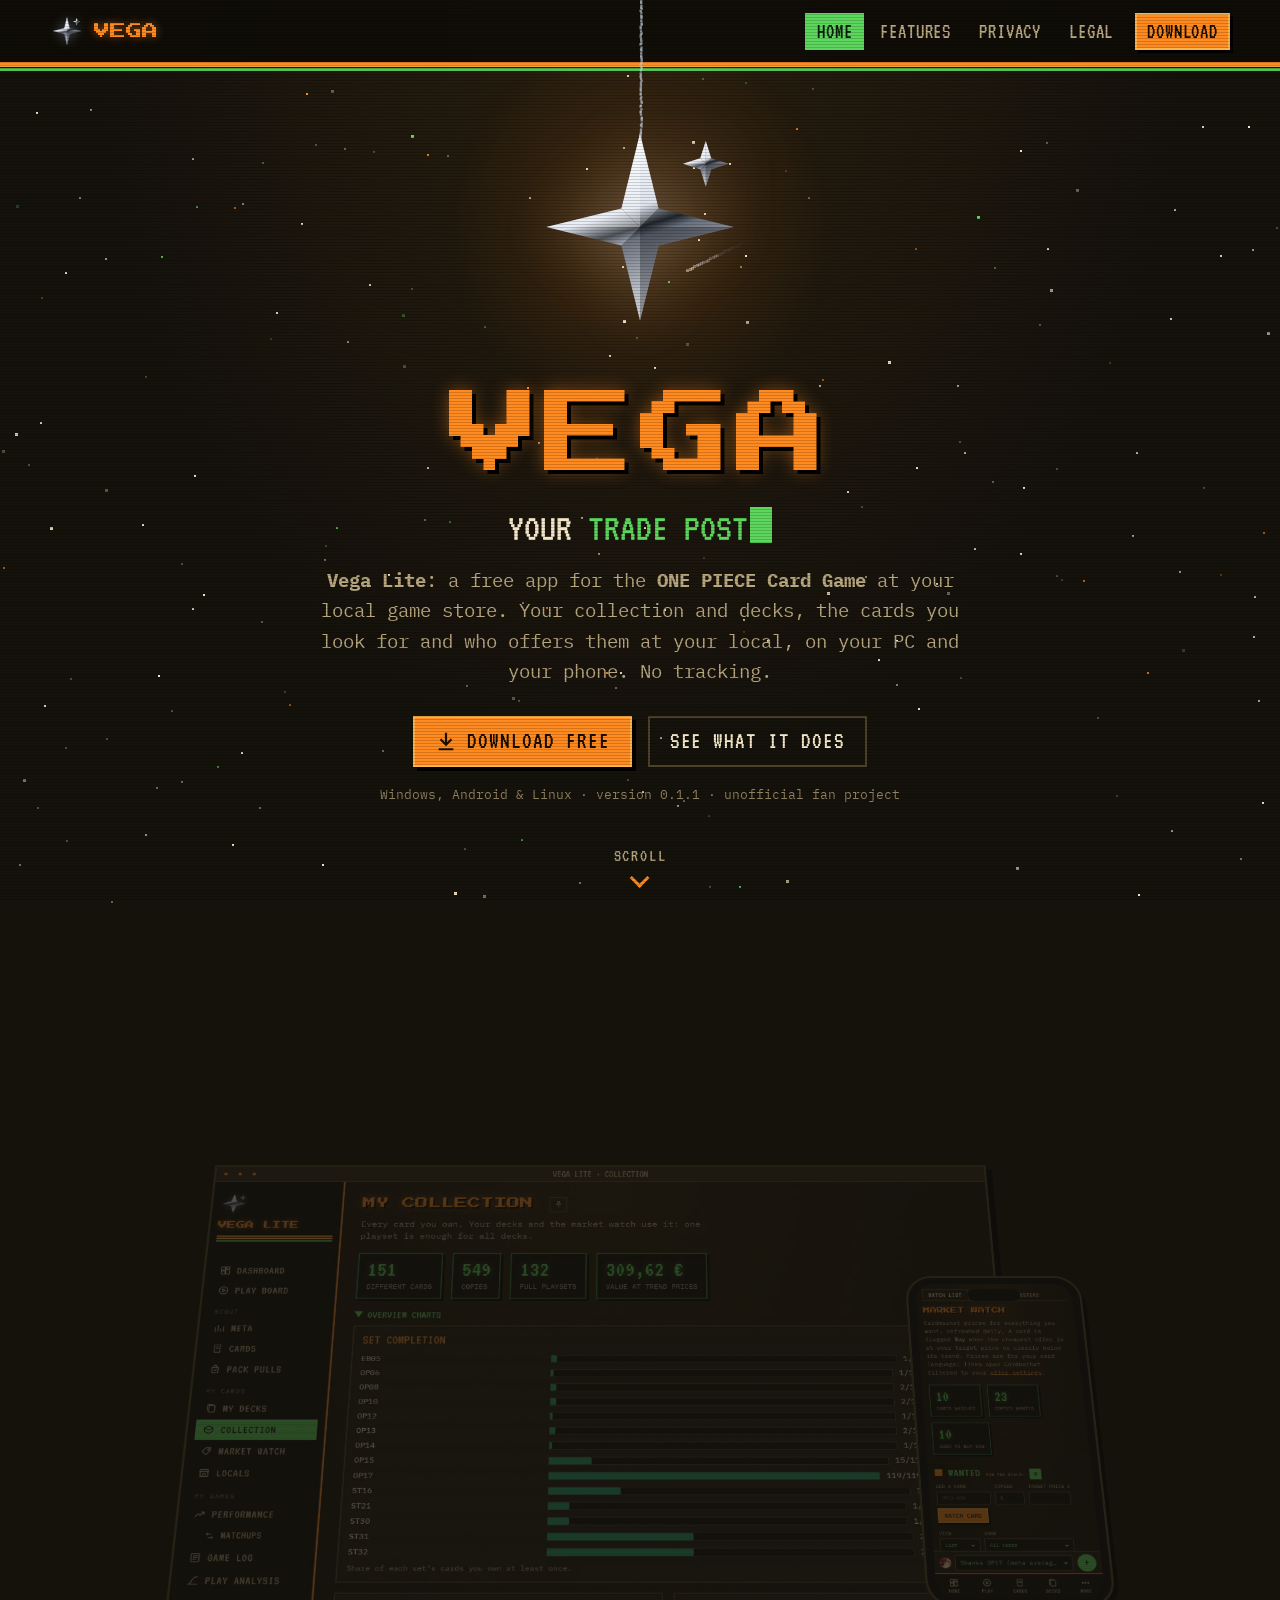
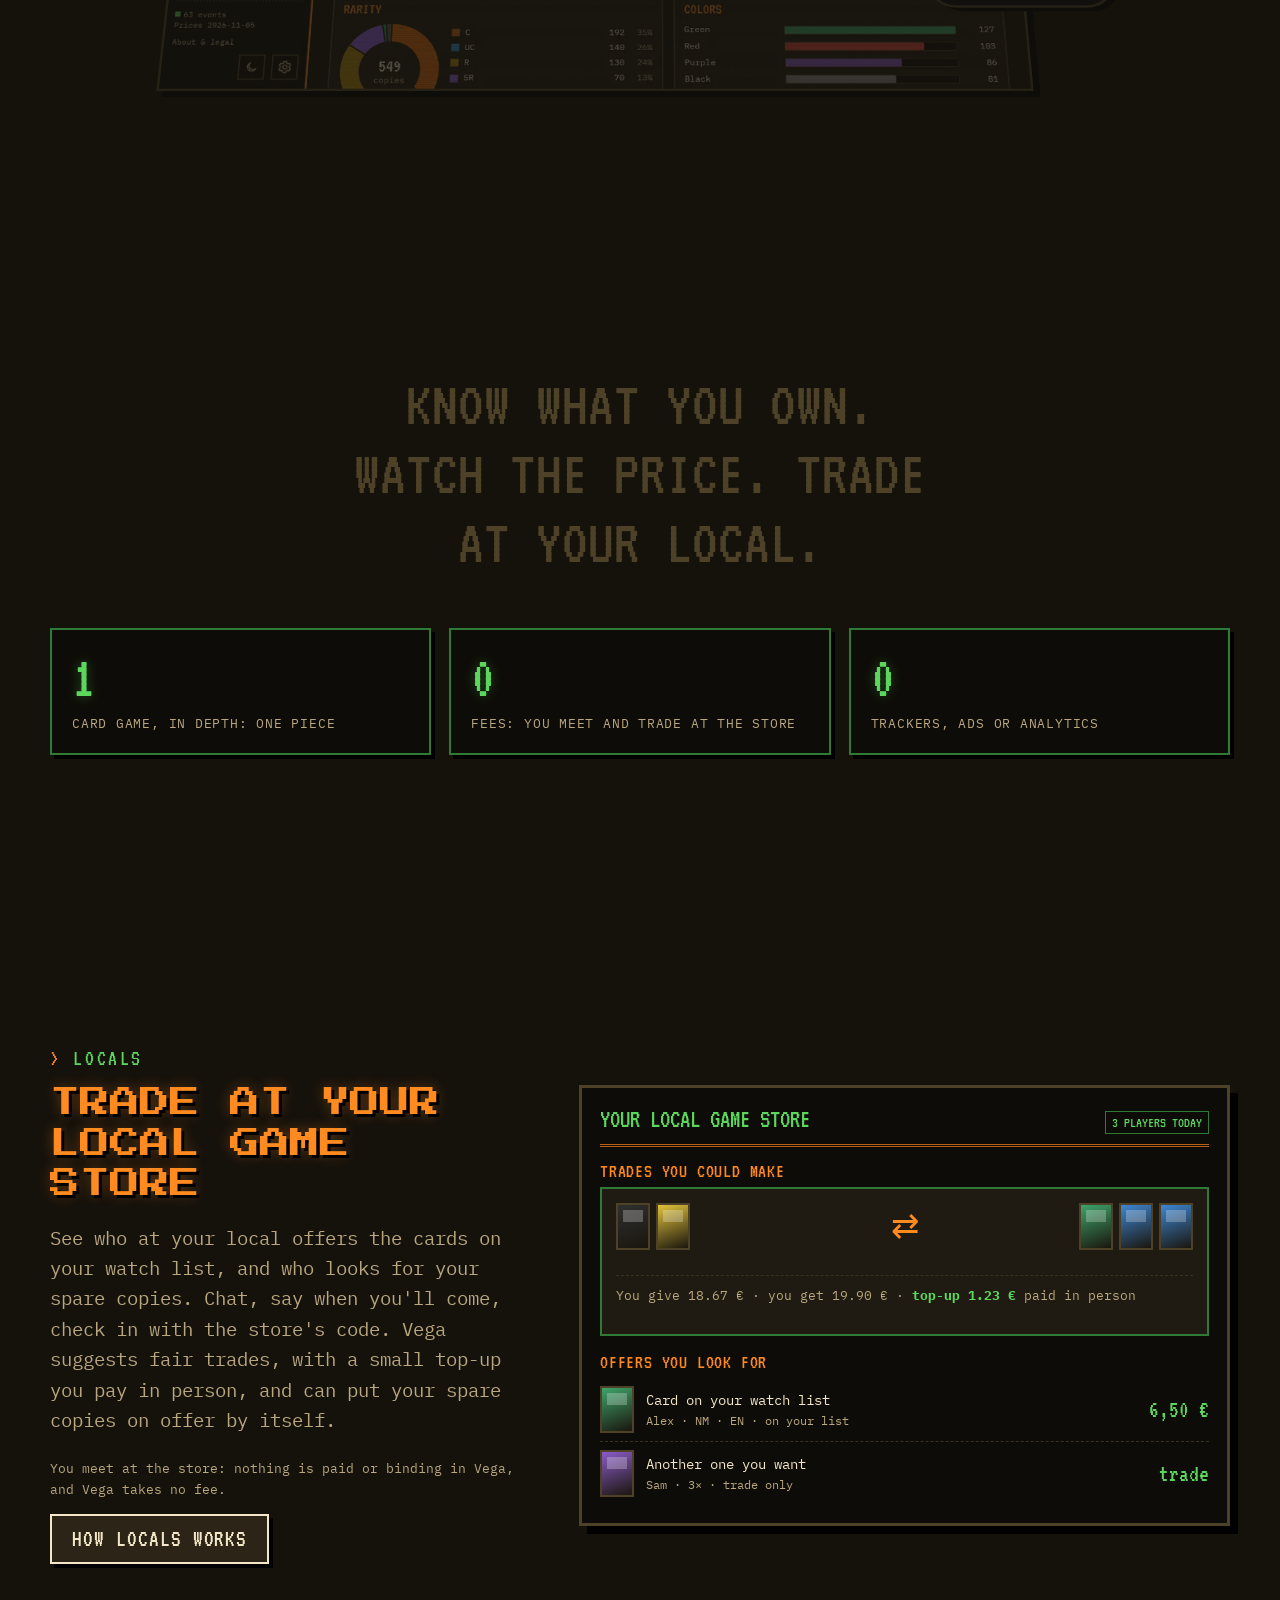
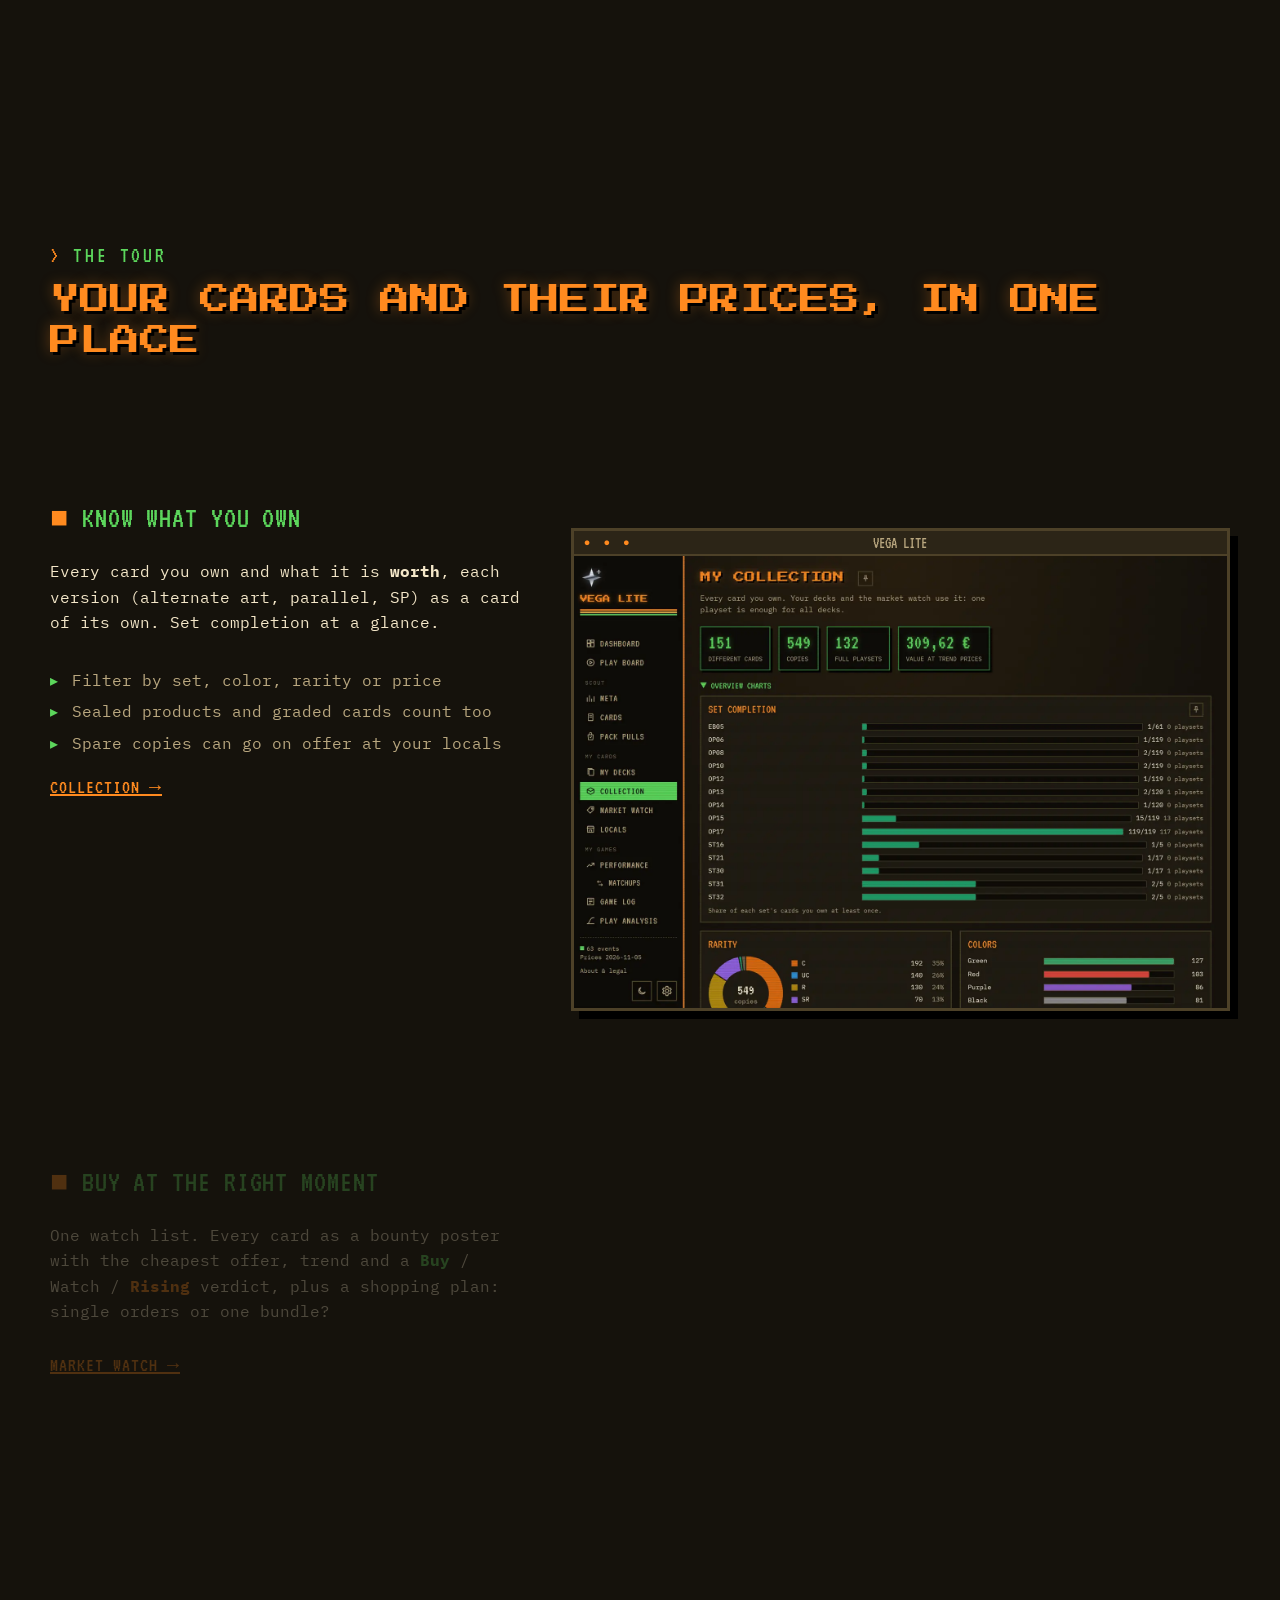
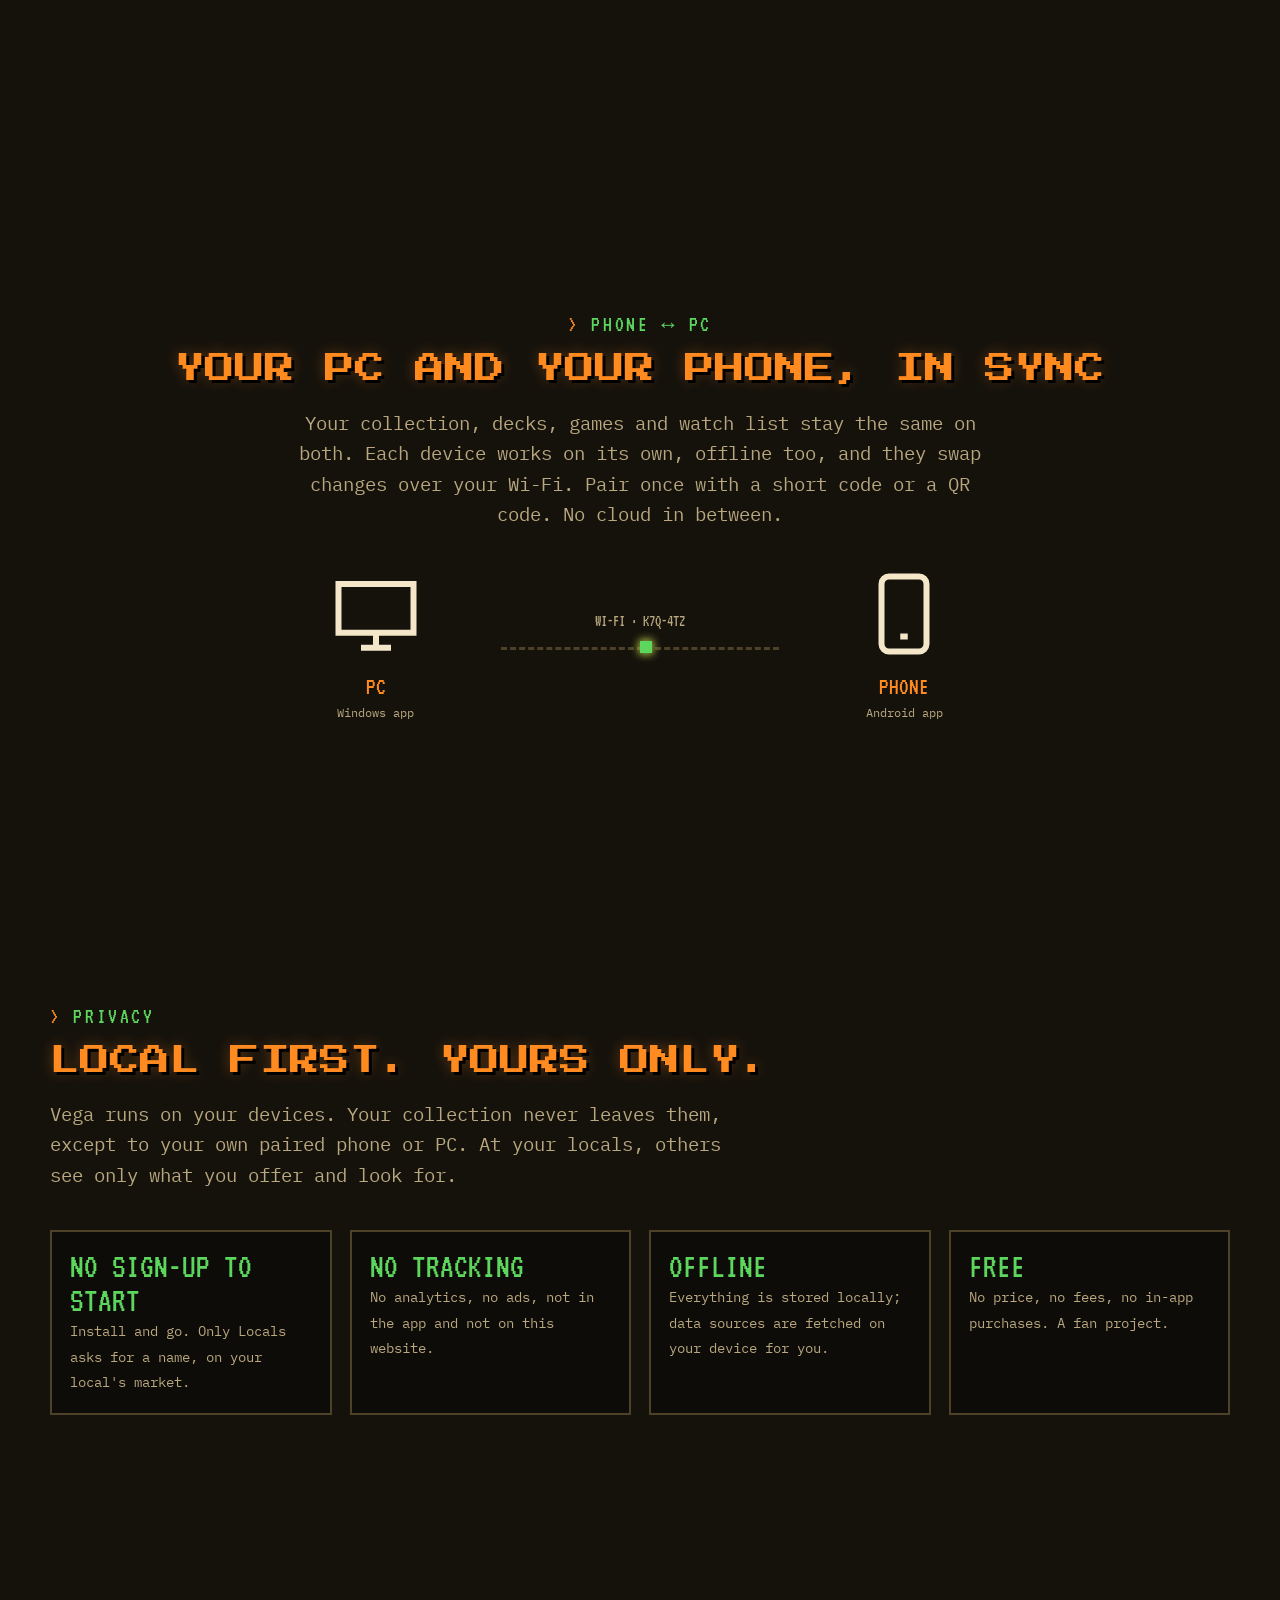
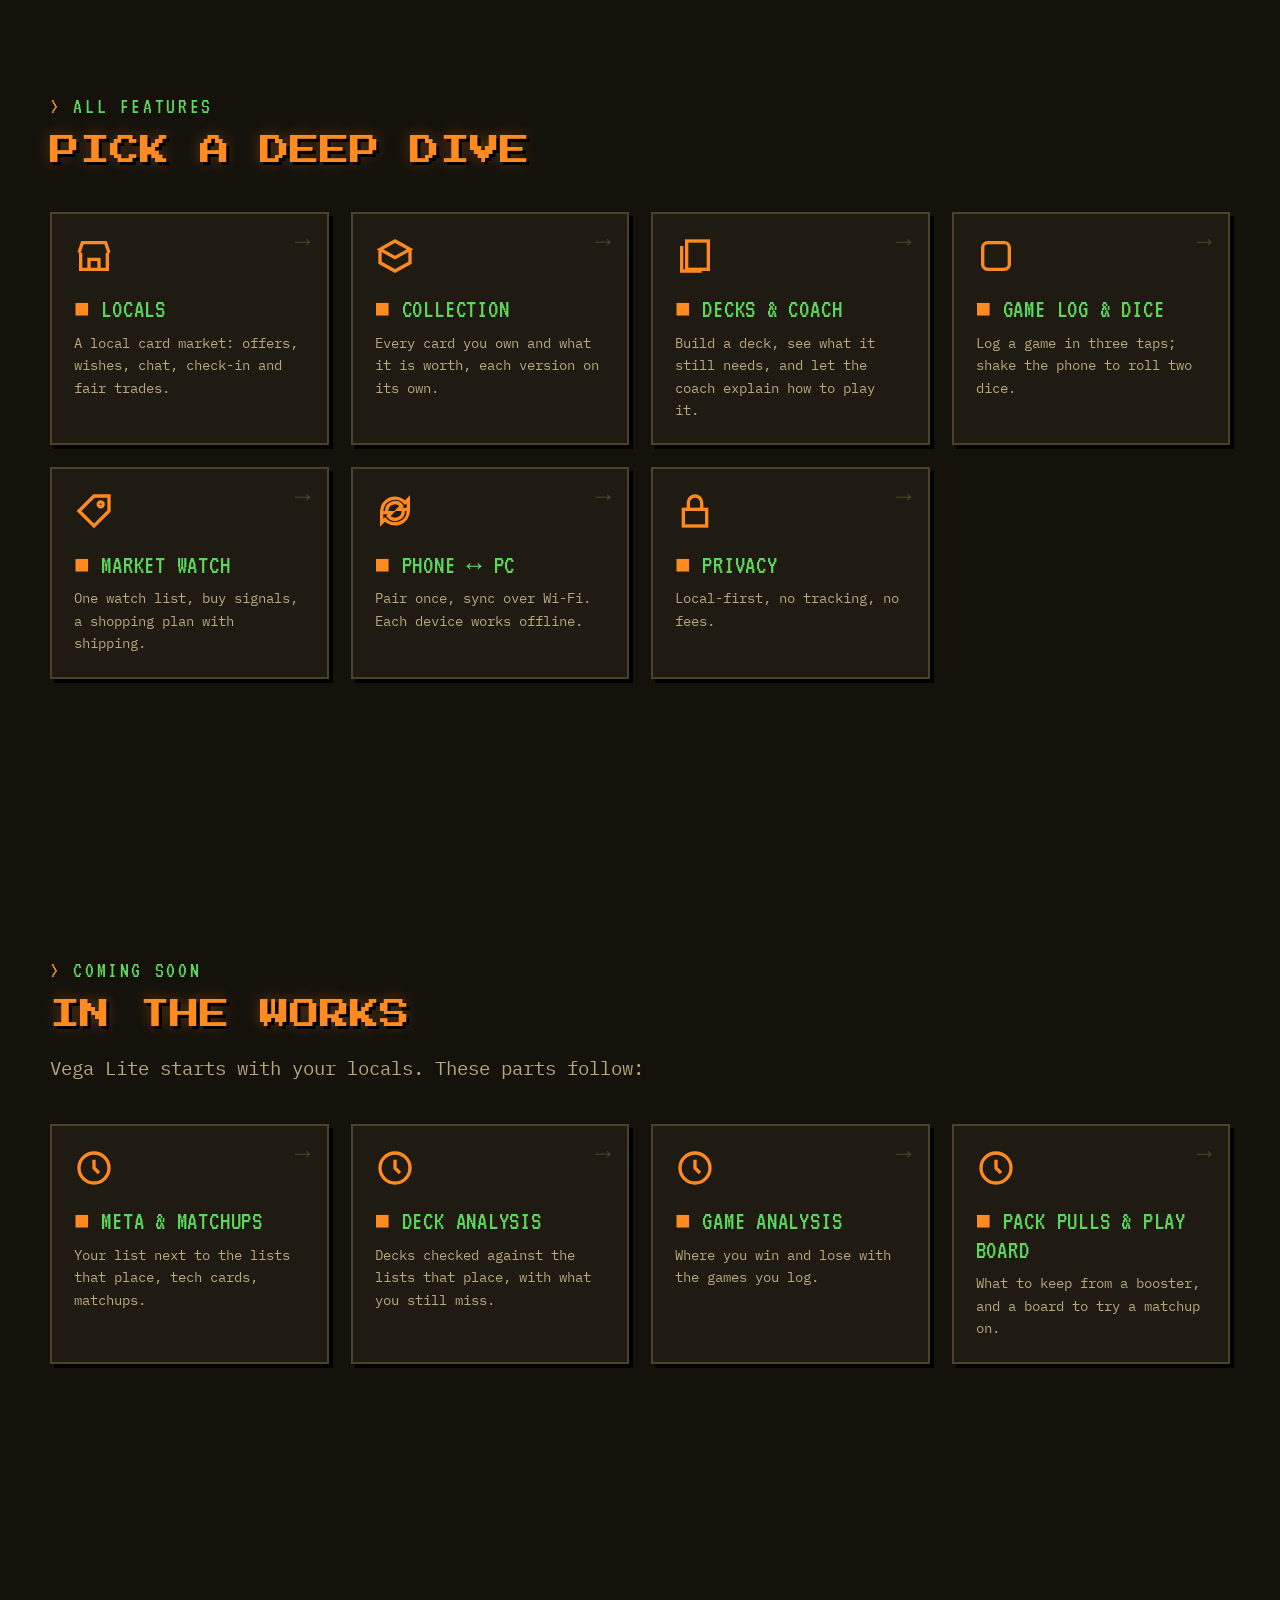
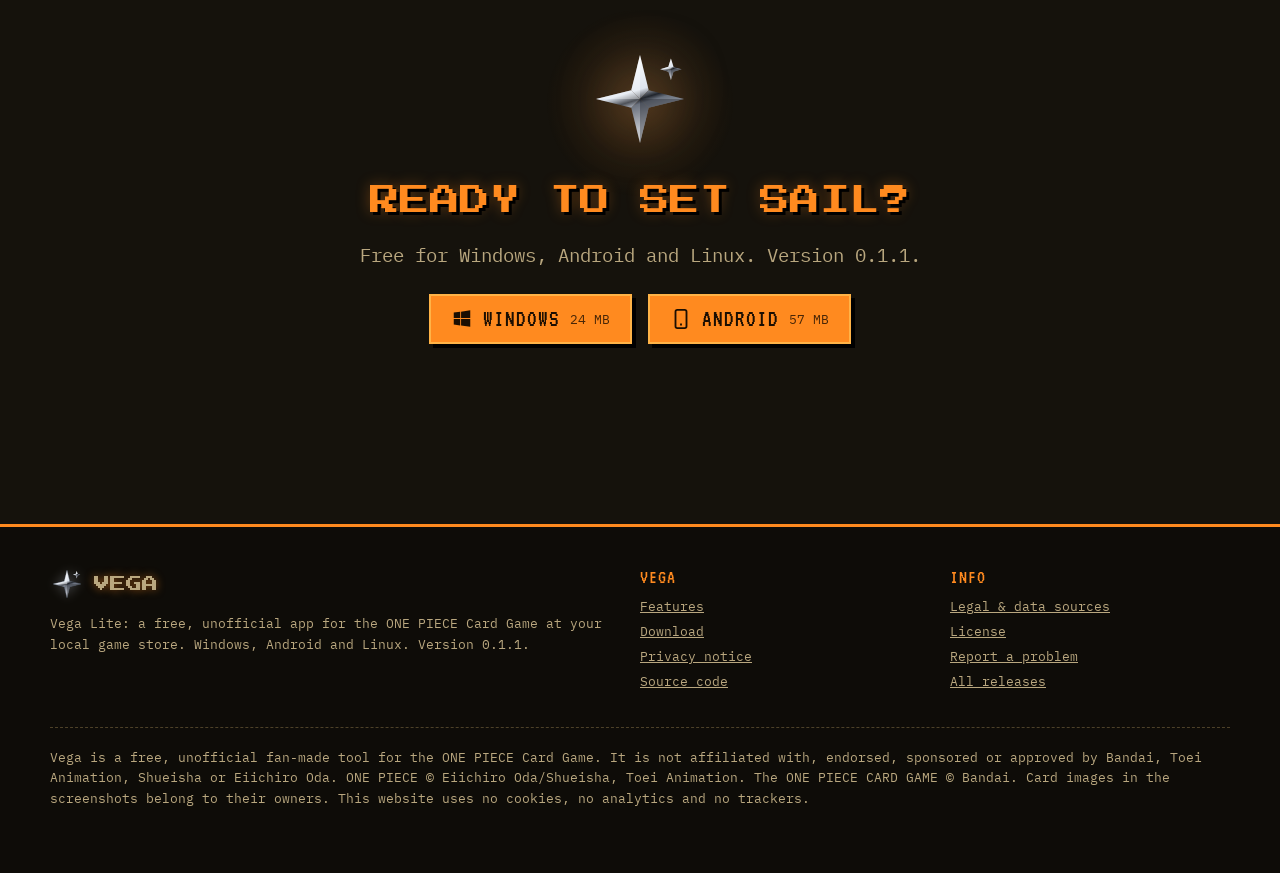
<file: docs/index.html>
<!doctype html>
<html lang="en">
<head>
<meta charset="utf-8">
<meta name="viewport" content="width=device-width, initial-scale=1">
<title>Vega Lite · trade ONE PIECE cards at your local game store</title>
<meta name="description" content="Vega Lite is a free, unofficial app for the ONE PIECE Card Game at your local game store: your collection, the cards you look for with their Cardmarket prices, and who offers and looks for what at your local. Windows, Android and Linux, no tracking.">
<meta name="theme-color" content="#15120C">
<meta name="referrer" content="no-referrer">
<meta property="og:title" content="Vega Lite · trade ONE PIECE cards at your local game store">
<meta property="og:description" content="Vega Lite is a free, unofficial app for the ONE PIECE Card Game at your local game store: your collection, the cards you look for with their Cardmarket prices, and who offers and looks for what at your local. Windows, Android and Linux, no tracking.">
<meta property="og:image" content="assets/img/vega-512.png">
<link rel="icon" type="image/png" sizes="32x32" href="assets/img/vega-32.png">
<link rel="apple-touch-icon" href="assets/img/vega-192.png">
<link rel="stylesheet" href="assets/fonts/fonts.css">
<link rel="stylesheet" href="assets/style.css?v=6">
<script>document.documentElement.classList.add("js")</script>
</head>
<body>
<a class="skip" href="#main">Skip to content</a>
<header class="top">
  <div class="wrap">
    <a class="brand" href="index.html" aria-label="Vega home"><svg viewBox="0 0 32 32" aria-hidden="true" focusable="false"><defs><linearGradient id="chrome" gradientUnits="userSpaceOnUse" x1="12.1" y1="3" x2="19.9" y2="29"><stop offset="0" stop-color="#fff"/><stop offset=".4" stop-color="#d6deea"/><stop offset=".5" stop-color="#242830"/><stop offset=".55" stop-color="#808896"/><stop offset=".8" stop-color="#e2e6ee"/><stop offset="1" stop-color="#fff"/></linearGradient><linearGradient id="chromeSpark" gradientUnits="userSpaceOnUse" x1="24.09" y1="3.72" x2="26.19" y2="10.72"><stop offset="0" stop-color="#fff"/><stop offset=".4" stop-color="#d6deea"/><stop offset=".5" stop-color="#242830"/><stop offset=".55" stop-color="#808896"/><stop offset=".8" stop-color="#e2e6ee"/><stop offset="1" stop-color="#fff"/></linearGradient></defs><path d="M16 3 L18.57 13.43 L29 16 L18.57 18.57 L16 29 L13.43 18.57 L3 16 L13.43 13.43Z" fill="url(#chrome)" stroke="#5c687a" stroke-width=".4" stroke-linejoin="round"/><path d="M16 16 L16 3 L13.43 13.43Z M16 16 L3 16 L13.43 13.43Z" fill="#fff" fill-opacity="0.46"/><path d="M16 16 L16 3 L18.57 13.43Z M16 16 L3 16 L13.43 18.57Z" fill="#fff" fill-opacity="0.19"/><path d="M16 16 L29 16 L18.57 18.57Z M16 16 L16 29 L18.57 18.57Z" fill="#14161c" fill-opacity="0.46"/><path d="M16 16 L29 16 L18.57 13.43Z M16 16 L16 29 L13.43 18.57Z" fill="#14161c" fill-opacity="0.19"/><path d="M25.14 3.72 L25.98 6.37 L28.64 7.22 L25.98 8.06 L25.14 10.72 L24.29 8.06 L21.64 7.22 L24.29 6.37Z" fill="url(#chromeSpark)"/><path d="M25.14 7.22 L25.14 3.72 L24.29 6.37Z M25.14 7.22 L21.64 7.22 L24.29 6.37Z" fill="#fff" fill-opacity="0.46"/><path d="M25.14 7.22 L25.14 3.72 L25.98 6.37Z M25.14 7.22 L21.64 7.22 L24.29 8.06Z" fill="#fff" fill-opacity="0.19"/><path d="M25.14 7.22 L28.64 7.22 L25.98 8.06Z M25.14 7.22 L25.14 10.72 L25.98 8.06Z" fill="#14161c" fill-opacity="0.46"/><path d="M25.14 7.22 L28.64 7.22 L25.98 6.37Z M25.14 7.22 L25.14 10.72 L24.29 8.06Z" fill="#14161c" fill-opacity="0.19"/></svg><span>Vega</span></a>
    <button class="menu" type="button" aria-expanded="false" aria-controls="nav">Menu</button>
    <nav class="nav" id="nav" aria-label="Main"><a href="index.html" aria-current="page">Home</a><a href="features.html">Features</a><a href="features.html#privacy">Privacy</a><a href="legal.html">Legal</a><a class="cta" href="download.html">Download</a></nav>
  </div>
</header>
<main id="main">

<section class="hero" aria-labelledby="hero-title">
  <canvas id="sky" aria-hidden="true"></canvas>
  <div class="wrap">
    <div class="hero-star"><svg viewBox="-1.25 -1.25 2.5 2.5" aria-hidden="true" focusable="false"><defs><linearGradient id="heroChromeA" gradientUnits="userSpaceOnUse" x1="-0.3000" y1="-1.0000" x2="0.3000" y2="1.0000"><stop offset="0" stop-color="#fff"/><stop offset="0.4" stop-color="#d6deea"/><stop offset="0.5" stop-color="#242830"/><stop offset="0.55" stop-color="#808896"/><stop offset="0.8" stop-color="#e2e6ee"/><stop offset="1" stop-color="#fff"/></linearGradient><linearGradient id="heroChromeB" gradientUnits="userSpaceOnUse" x1="0.6297" y1="-0.9189" x2="0.7757" y2="-0.4324"><stop offset="0" stop-color="#fff"/><stop offset="0.4" stop-color="#d6deea"/><stop offset="0.5" stop-color="#242830"/><stop offset="0.55" stop-color="#808896"/><stop offset="0.8" stop-color="#e2e6ee"/><stop offset="1" stop-color="#fff"/></linearGradient></defs><path d="M0.0000 0.0000 L0.0000 -1.0000 L-0.1980 -0.1980Z" fill="url(#heroChromeA)"/><path d="M0.0000 0.0000 L0.0000 -1.0000 L-0.1980 -0.1980Z" fill="#fff" fill-opacity="0.462"/><path d="M0.0000 0.0000 L0.0000 -1.0000 L0.1980 -0.1980Z" fill="url(#heroChromeA)"/><path d="M0.0000 0.0000 L0.0000 -1.0000 L0.1980 -0.1980Z" fill="#fff" fill-opacity="0.191"/><path d="M0.0000 0.0000 L1.0000 0.0000 L0.1980 -0.1980Z" fill="url(#heroChromeA)"/><path d="M0.0000 0.0000 L1.0000 0.0000 L0.1980 -0.1980Z" fill="#14161c" fill-opacity="0.191"/><path d="M0.0000 0.0000 L1.0000 0.0000 L0.1980 0.1980Z" fill="url(#heroChromeA)"/><path d="M0.0000 0.0000 L1.0000 0.0000 L0.1980 0.1980Z" fill="#14161c" fill-opacity="0.462"/><path d="M0.0000 0.0000 L0.0000 1.0000 L0.1980 0.1980Z" fill="url(#heroChromeA)"/><path d="M0.0000 0.0000 L0.0000 1.0000 L0.1980 0.1980Z" fill="#14161c" fill-opacity="0.462"/><path d="M0.0000 0.0000 L0.0000 1.0000 L-0.1980 0.1980Z" fill="url(#heroChromeA)"/><path d="M0.0000 0.0000 L0.0000 1.0000 L-0.1980 0.1980Z" fill="#14161c" fill-opacity="0.191"/><path d="M0.0000 0.0000 L-1.0000 0.0000 L-0.1980 0.1980Z" fill="url(#heroChromeA)"/><path d="M0.0000 0.0000 L-1.0000 0.0000 L-0.1980 0.1980Z" fill="#fff" fill-opacity="0.191"/><path d="M0.0000 0.0000 L-1.0000 0.0000 L-0.1980 -0.1980Z" fill="url(#heroChromeA)"/><path d="M0.0000 0.0000 L-1.0000 0.0000 L-0.1980 -0.1980Z" fill="#fff" fill-opacity="0.462"/><path d="M0.7027 -0.6757 L0.7027 -0.9189 L0.6442 -0.7342Z" fill="url(#heroChromeB)"/><path d="M0.7027 -0.6757 L0.7027 -0.9189 L0.6442 -0.7342Z" fill="#fff" fill-opacity="0.462"/><path d="M0.7027 -0.6757 L0.7027 -0.9189 L0.7612 -0.7342Z" fill="url(#heroChromeB)"/><path d="M0.7027 -0.6757 L0.7027 -0.9189 L0.7612 -0.7342Z" fill="#fff" fill-opacity="0.191"/><path d="M0.7027 -0.6757 L0.9459 -0.6757 L0.7612 -0.7342Z" fill="url(#heroChromeB)"/><path d="M0.7027 -0.6757 L0.9459 -0.6757 L0.7612 -0.7342Z" fill="#14161c" fill-opacity="0.191"/><path d="M0.7027 -0.6757 L0.9459 -0.6757 L0.7612 -0.6172Z" fill="url(#heroChromeB)"/><path d="M0.7027 -0.6757 L0.9459 -0.6757 L0.7612 -0.6172Z" fill="#14161c" fill-opacity="0.462"/><path d="M0.7027 -0.6757 L0.7027 -0.4324 L0.7612 -0.6172Z" fill="url(#heroChromeB)"/><path d="M0.7027 -0.6757 L0.7027 -0.4324 L0.7612 -0.6172Z" fill="#14161c" fill-opacity="0.462"/><path d="M0.7027 -0.6757 L0.7027 -0.4324 L0.6442 -0.6172Z" fill="url(#heroChromeB)"/><path d="M0.7027 -0.6757 L0.7027 -0.4324 L0.6442 -0.6172Z" fill="#14161c" fill-opacity="0.191"/><path d="M0.7027 -0.6757 L0.4595 -0.6757 L0.6442 -0.6172Z" fill="url(#heroChromeB)"/><path d="M0.7027 -0.6757 L0.4595 -0.6757 L0.6442 -0.6172Z" fill="#fff" fill-opacity="0.191"/><path d="M0.7027 -0.6757 L0.4595 -0.6757 L0.6442 -0.7342Z" fill="url(#heroChromeB)"/><path d="M0.7027 -0.6757 L0.4595 -0.6757 L0.6442 -0.7342Z" fill="#fff" fill-opacity="0.462"/></svg></div>
    <h1 id="hero-title" aria-label="Vega"><span>V</span><span>E</span><span>G</span><span>A</span></h1>
    <p class="tagline">Your <span class="typed" data-words="trade post|collection|deck coach|market watch">trade post</span><span class="cursor" aria-hidden="true"></span></p>
    <p class="lede"><b>Vega Lite</b>: a free app for the <b>ONE PIECE Card Game</b> at your local game store. Your collection and
      decks, the cards you look for and who offers them at your local, on your PC and your phone. No tracking.</p>
    <div class="btns">
      <a class="btn primary" href="download.html" data-dl-auto><svg viewBox="0 0 24 24" fill="none" stroke="currentColor" stroke-width="2.4" aria-hidden="true"><path d="M12 3v12M6 10l6 6 6-6M4 21h16"/></svg><span data-dl-auto-label>Download free</span></a>
      <a class="btn ghost" href="#tour">See what it does</a>
    </div>
    <p class="fine">Windows, Android &amp; Linux · version <span data-version>0.1.1</span> · unofficial fan project</p>
  </div>
  <div class="scrollhint" aria-hidden="true">Scroll<i></i></div>
</section>

<section class="band" style="padding-top:20px" aria-label="Vega on PC and phone">
  <div class="wrap">
    <div class="duo zoom">
      <div class="device laptop"><span class="title">Vega Lite · Collection</span>
        <div class="screen"><img src="assets/shots/d-collection.webp" width="1600" height="1108" alt="Your collection on Windows: every card you own, what it is worth and how complete your sets are"></div>
      </div>
      <div class="device phone para" data-speed="0.18">
        <div class="screen"><img src="assets/shots/p-market.webp" width="780" height="1688" alt="The market watch in the Android app"></div>
      </div>
    </div>
  </div>
</section>

<section class="band" aria-label="What Vega is for">
  <div class="wrap">
    <p class="statement">Know what you <span class="or">own.</span> Watch the <span class="or">price.</span> Trade at your <span class="hl">local.</span></p>
    <div class="counters">
      <div class="stat rv"><b data-count="1">1</b><span>card game, in depth: ONE PIECE</span></div>
      <div class="stat rv d1"><b data-count="0">0</b><span>fees: you meet and trade at the store</span></div>
      <div class="stat rv d2"><b data-count="0">0</b><span>trackers, ads or analytics</span></div>
    </div>
  </div>
</section>

<hr class="rule grow">

<section class="band" aria-labelledby="locals-title">
  <div class="wrap feature-grid">
    <div class="feature-text">
      <p class="kicker rv">Locals</p>
      <h2 id="locals-title" class="rv">Trade at your local game store</h2>
      <p class="lede rv">See who at your local offers the cards on your watch list, and who looks for your spare copies. Chat, say
        when you'll come, check in with the store's code. Vega suggests fair trades, with a small top-up you pay in
        person, and can put your spare copies on offer by itself.</p>
      <p class="muted rv small">You meet at the store: nothing is paid or binding in Vega, and Vega takes no fee.</p>
      <a class="btn rv" href="features.html#locals">How Locals works</a>
    </div>
    <div class="mock rv pop" aria-label="Illustration of a trade suggestion in Locals (not real data)">
      <div class="mock-head"><b>Your local game store</b><span class="tag g">3 players today</span></div>
      <h4>Trades you could make</h4>
      <div class="trade">
        <div class="side"><span class="mock-card" style="--c1:#2F2F2F"></span><span class="mock-card" style="--c1:#E2C33B"></span></div>
        <div class="arrow">⇄</div>
        <div class="side" style="justify-content:flex-end"><span class="mock-card" style="--c1:#3FA36A"></span><span class="mock-card" style="--c1:#3E86D1"></span><span class="mock-card" style="--c1:#3E86D1"></span></div>
        <p class="sum">You give 18.67 € · you get 19.90 € · <b>top-up 1.23 €</b> paid in person</p>
      </div>
      <h4>Offers you look for</h4>
      <div class="mock-row"><span class="mock-card" style="--c1:#3FA36A"></span><div>Card on your watch list<div class="who">Alex · NM · EN · on your list</div></div><div class="price">6,50 €</div></div>
      <div class="mock-row"><span class="mock-card" style="--c1:#8B5BC7"></span><div>Another one you want<div class="who">Sam · 3× · trade only</div></div><div class="price">trade</div></div>
    </div>
  </div>
</section>

<section class="band tour" id="tour" aria-labelledby="tour-title">
  <div class="wrap">
    <p class="kicker rv">The tour</p>
    <h2 id="tour-title" class="rv">Your cards and their prices, in one place</h2>
    <div class="tour-grid">
      <div class="tour-steps">
        <article class="step" data-shot="collection">
          <h3>Know what you own</h3>
          <p>Every card you own and what it is <b>worth</b>, each version (alternate art, parallel, SP) as a card of its own.
            Set completion at a glance.</p>
          <ul><li>Filter by set, color, rarity or price</li><li>Sealed products and graded cards count too</li><li>Spare copies can go on offer at your locals</li></ul>
          <a class="more" href="features.html#collection">Collection →</a>
          <div class="tour-mobileshot device laptop"><div class="screen"><img loading="lazy" src="assets/shots/d-collection.webp" width="1600" height="1108" alt="The collection with its value and set completion"></div></div>
        </article>
        <article class="step" data-shot="market">
          <h3>Buy at the right moment</h3>
          <p>One watch list. Every card as a bounty poster with the cheapest offer, trend and a <b class="hl">Buy</b> /
            Watch / <b class="or">Rising</b> verdict, plus a shopping plan: single orders or one bundle?</p>
          <a class="more" href="features.html#market">Market watch →</a>
          <div class="tour-mobileshot device laptop"><div class="screen"><img loading="lazy" src="assets/shots/d-market.webp" width="1600" height="1108" alt="Market watch with the shopping plan"></div></div>
        </article>
      </div>
      <div class="tour-stage" aria-hidden="true">
        <div class="device laptop"><span class="title">Vega Lite</span>
          <div class="screen">
            <img class="layer" data-shot="collection" src="assets/shots/d-collection.webp" alt="" width="1600" height="1108">
            <img class="layer" data-shot="market" src="assets/shots/d-market.webp" alt="" width="1600" height="1108">
          </div>
        </div>
      </div>
    </div>
  </div>
</section>

<hr class="rule grow">

<section class="band center" aria-labelledby="sync-title">
  <div class="wrap">
    <p class="kicker rv">Phone ↔ PC</p>
    <h2 id="sync-title" class="rv">Your PC and your phone, in sync</h2>
    <p class="lede rv">Your collection, decks, games and watch list stay the same on both. Each device works on its own, offline too, and
      they swap changes over your Wi-Fi. Pair once with a short code or a QR code. No cloud in between.</p>
    <div class="sync rv">
      <div class="node"><svg viewBox="0 0 24 24" fill="none" stroke="currentColor" stroke-width="1.6" aria-hidden="true"><rect x="2" y="4" width="20" height="13"/><path d="M8 21h8M12 17v4"/></svg><b>PC</b><span>Windows app</span></div>
      <div class="wire" aria-hidden="true"><em>Wi-Fi · K7Q-4TZ</em><i></i><i></i></div>
      <div class="node"><svg viewBox="0 0 24 24" fill="none" stroke="currentColor" stroke-width="1.6" aria-hidden="true"><rect x="6" y="2" width="12" height="20" rx="2"/><path d="M11 18h2"/></svg><b>Phone</b><span>Android app</span></div>
    </div>
  </div>
</section>

<section class="band" aria-labelledby="priv-title">
  <div class="wrap">
    <p class="kicker rv">Privacy</p>
    <h2 id="priv-title" class="rv">Local first. Yours only.</h2>
    <p class="lede rv">Vega runs on your devices. Your collection never leaves them, except to your own paired phone or PC. At your locals, others see only what you offer and look for.</p>
    <div class="pgrid">
      <div class="pitem rv"><b>No sign-up to start</b><span>Install and go. Only Locals asks for a name, on your local's market.</span></div>
      <div class="pitem rv d1"><b>No tracking</b><span>No analytics, no ads, not in the app and not on this website.</span></div>
      <div class="pitem rv d2"><b>Offline</b><span>Everything is stored locally; data sources are fetched on your device for you.</span></div>
      <div class="pitem rv d3"><b>Free</b><span>No price, no fees, no in-app purchases. A fan project.</span></div>
    </div>
  </div>
</section>

<section class="band" aria-labelledby="all-title">
  <div class="wrap">
    <p class="kicker rv">All features</p>
    <h2 id="all-title" class="rv">Pick a deep dive</h2>
    <div class="cards">
      <a class="fcard rv" href="features.html#locals"><svg class="ico" viewBox="0 0 24 24" fill="none" stroke="currentColor" stroke-width="2" aria-hidden="true"><path d="M3 10l2-6h14l2 6M4 10v10h16V10M9 20v-6h6v6"/></svg><h3>Locals</h3><p>A local card market: offers, wishes, chat, check-in and fair trades.</p></a>
      <a class="fcard rv d1" href="features.html#collection"><svg class="ico" viewBox="0 0 24 24" fill="none" stroke="currentColor" stroke-width="2" aria-hidden="true"><path d="M3 8l9-5 9 5-9 5-9-5z"/><path d="M3 8v8l9 5 9-5V8"/></svg><h3>Collection</h3><p>Every card you own and what it is worth, each version on its own.</p></a>
      <a class="fcard rv d2" href="features.html#decks"><svg class="ico" viewBox="0 0 24 24" fill="none" stroke="currentColor" stroke-width="2" aria-hidden="true"><rect x="7" y="3" width="13" height="17"/><path d="M4 6v15h12"/></svg><h3>Decks &amp; coach</h3><p>Build a deck, see what it still needs, and let the coach explain how to play it.</p></a>
      <a class="fcard rv" href="features.html#log"><svg class="ico" viewBox="0 0 24 24" fill="none" stroke="currentColor" stroke-width="2" aria-hidden="true"><rect x="4" y="4" width="16" height="16" rx="3"/><path d="M8.5 8.5h.01M15.5 8.5h.01M12 12h.01M8.5 15.5h.01M15.5 15.5h.01"/></svg><h3>Game log &amp; dice</h3><p>Log a game in three taps; shake the phone to roll two dice.</p></a>
      <a class="fcard rv d2" href="features.html#market"><svg class="ico" viewBox="0 0 24 24" fill="none" stroke="currentColor" stroke-width="2" aria-hidden="true"><path d="M3 12l9-9h9v9l-9 9z"/><circle cx="16" cy="8" r="1.5"/></svg><h3>Market watch</h3><p>One watch list, buy signals, a shopping plan with shipping.</p></a>
      <a class="fcard rv" href="features.html#sync"><svg class="ico" viewBox="0 0 24 24" fill="none" stroke="currentColor" stroke-width="2" aria-hidden="true"><path d="M4 12a8 8 0 0114-5l2-2v6h-6l2-2a5 5 0 00-9 3M20 12a8 8 0 01-14 5l-2 2v-6h6l-2 2a5 5 0 009-3"/></svg><h3>Phone ↔ PC</h3><p>Pair once, sync over Wi-Fi. Each device works offline.</p></a>
      <a class="fcard rv d1" href="features.html#privacy"><svg class="ico" viewBox="0 0 24 24" fill="none" stroke="currentColor" stroke-width="2" aria-hidden="true"><rect x="5" y="11" width="14" height="10"/><path d="M8 11V7a4 4 0 018 0v4"/></svg><h3>Privacy</h3><p>Local-first, no tracking, no fees.</p></a>
    </div>
  </div>
</section>

<section class="band" aria-labelledby="soon-title">
  <div class="wrap">
    <p class="kicker rv">Coming soon</p>
    <h2 id="soon-title" class="rv">In the works</h2>
    <p class="lede rv">Vega Lite starts with your locals. These parts follow:</p>
    <div class="cards">
      <a class="fcard rv" href="features.html#soon"><svg class="ico" viewBox="0 0 24 24" fill="none" stroke="currentColor" stroke-width="2" aria-hidden="true"><circle cx="12" cy="12" r="9"/><path d="M12 7v5l3 3"/></svg><h3>Meta &amp; matchups</h3><p>Your list next to the lists that place, tech cards, matchups.</p></a>
      <a class="fcard rv d1" href="features.html#soon"><svg class="ico" viewBox="0 0 24 24" fill="none" stroke="currentColor" stroke-width="2" aria-hidden="true"><circle cx="12" cy="12" r="9"/><path d="M12 7v5l3 3"/></svg><h3>Deck analysis</h3><p>Decks checked against the lists that place, with what you still miss.</p></a>
      <a class="fcard rv d2" href="features.html#soon"><svg class="ico" viewBox="0 0 24 24" fill="none" stroke="currentColor" stroke-width="2" aria-hidden="true"><circle cx="12" cy="12" r="9"/><path d="M12 7v5l3 3"/></svg><h3>Game analysis</h3><p>Where you win and lose with the games you log.</p></a>
      <a class="fcard rv" href="features.html#soon"><svg class="ico" viewBox="0 0 24 24" fill="none" stroke="currentColor" stroke-width="2" aria-hidden="true"><circle cx="12" cy="12" r="9"/><path d="M12 7v5l3 3"/></svg><h3>Pack pulls &amp; play board</h3><p>What to keep from a booster, and a board to try a matchup on.</p></a>
    </div>
  </div>
</section>

<section class="band center" aria-labelledby="dl-title">
  <div class="wrap">
    <div class="hero-star rv pop" style="width:110px;margin-bottom:20px;transform:none;opacity:1"><svg viewBox="-1.25 -1.25 2.5 2.5" aria-hidden="true" focusable="false"><defs><linearGradient id="heroChromeA" gradientUnits="userSpaceOnUse" x1="-0.3000" y1="-1.0000" x2="0.3000" y2="1.0000"><stop offset="0" stop-color="#fff"/><stop offset="0.4" stop-color="#d6deea"/><stop offset="0.5" stop-color="#242830"/><stop offset="0.55" stop-color="#808896"/><stop offset="0.8" stop-color="#e2e6ee"/><stop offset="1" stop-color="#fff"/></linearGradient><linearGradient id="heroChromeB" gradientUnits="userSpaceOnUse" x1="0.6297" y1="-0.9189" x2="0.7757" y2="-0.4324"><stop offset="0" stop-color="#fff"/><stop offset="0.4" stop-color="#d6deea"/><stop offset="0.5" stop-color="#242830"/><stop offset="0.55" stop-color="#808896"/><stop offset="0.8" stop-color="#e2e6ee"/><stop offset="1" stop-color="#fff"/></linearGradient></defs><path d="M0.0000 0.0000 L0.0000 -1.0000 L-0.1980 -0.1980Z" fill="url(#heroChromeA)"/><path d="M0.0000 0.0000 L0.0000 -1.0000 L-0.1980 -0.1980Z" fill="#fff" fill-opacity="0.462"/><path d="M0.0000 0.0000 L0.0000 -1.0000 L0.1980 -0.1980Z" fill="url(#heroChromeA)"/><path d="M0.0000 0.0000 L0.0000 -1.0000 L0.1980 -0.1980Z" fill="#fff" fill-opacity="0.191"/><path d="M0.0000 0.0000 L1.0000 0.0000 L0.1980 -0.1980Z" fill="url(#heroChromeA)"/><path d="M0.0000 0.0000 L1.0000 0.0000 L0.1980 -0.1980Z" fill="#14161c" fill-opacity="0.191"/><path d="M0.0000 0.0000 L1.0000 0.0000 L0.1980 0.1980Z" fill="url(#heroChromeA)"/><path d="M0.0000 0.0000 L1.0000 0.0000 L0.1980 0.1980Z" fill="#14161c" fill-opacity="0.462"/><path d="M0.0000 0.0000 L0.0000 1.0000 L0.1980 0.1980Z" fill="url(#heroChromeA)"/><path d="M0.0000 0.0000 L0.0000 1.0000 L0.1980 0.1980Z" fill="#14161c" fill-opacity="0.462"/><path d="M0.0000 0.0000 L0.0000 1.0000 L-0.1980 0.1980Z" fill="url(#heroChromeA)"/><path d="M0.0000 0.0000 L0.0000 1.0000 L-0.1980 0.1980Z" fill="#14161c" fill-opacity="0.191"/><path d="M0.0000 0.0000 L-1.0000 0.0000 L-0.1980 0.1980Z" fill="url(#heroChromeA)"/><path d="M0.0000 0.0000 L-1.0000 0.0000 L-0.1980 0.1980Z" fill="#fff" fill-opacity="0.191"/><path d="M0.0000 0.0000 L-1.0000 0.0000 L-0.1980 -0.1980Z" fill="url(#heroChromeA)"/><path d="M0.0000 0.0000 L-1.0000 0.0000 L-0.1980 -0.1980Z" fill="#fff" fill-opacity="0.462"/><path d="M0.7027 -0.6757 L0.7027 -0.9189 L0.6442 -0.7342Z" fill="url(#heroChromeB)"/><path d="M0.7027 -0.6757 L0.7027 -0.9189 L0.6442 -0.7342Z" fill="#fff" fill-opacity="0.462"/><path d="M0.7027 -0.6757 L0.7027 -0.9189 L0.7612 -0.7342Z" fill="url(#heroChromeB)"/><path d="M0.7027 -0.6757 L0.7027 -0.9189 L0.7612 -0.7342Z" fill="#fff" fill-opacity="0.191"/><path d="M0.7027 -0.6757 L0.9459 -0.6757 L0.7612 -0.7342Z" fill="url(#heroChromeB)"/><path d="M0.7027 -0.6757 L0.9459 -0.6757 L0.7612 -0.7342Z" fill="#14161c" fill-opacity="0.191"/><path d="M0.7027 -0.6757 L0.9459 -0.6757 L0.7612 -0.6172Z" fill="url(#heroChromeB)"/><path d="M0.7027 -0.6757 L0.9459 -0.6757 L0.7612 -0.6172Z" fill="#14161c" fill-opacity="0.462"/><path d="M0.7027 -0.6757 L0.7027 -0.4324 L0.7612 -0.6172Z" fill="url(#heroChromeB)"/><path d="M0.7027 -0.6757 L0.7027 -0.4324 L0.7612 -0.6172Z" fill="#14161c" fill-opacity="0.462"/><path d="M0.7027 -0.6757 L0.7027 -0.4324 L0.6442 -0.6172Z" fill="url(#heroChromeB)"/><path d="M0.7027 -0.6757 L0.7027 -0.4324 L0.6442 -0.6172Z" fill="#14161c" fill-opacity="0.191"/><path d="M0.7027 -0.6757 L0.4595 -0.6757 L0.6442 -0.6172Z" fill="url(#heroChromeB)"/><path d="M0.7027 -0.6757 L0.4595 -0.6757 L0.6442 -0.6172Z" fill="#fff" fill-opacity="0.191"/><path d="M0.7027 -0.6757 L0.4595 -0.6757 L0.6442 -0.7342Z" fill="url(#heroChromeB)"/><path d="M0.7027 -0.6757 L0.4595 -0.6757 L0.6442 -0.7342Z" fill="#fff" fill-opacity="0.462"/></svg></div>
    <h2 id="dl-title" class="rv">Ready to set sail?</h2>
    <p class="lede rv">Free for Windows, Android and Linux. Version <span data-version>0.1.1</span>.</p>
    <div class="btns rv" style="justify-content:center">
      <a class="btn primary" href="download.html#windows"><svg viewBox="0 0 24 24" fill="currentColor" aria-hidden="true"><path d="M3 5l7-1v7H3zM11 4l10-1.5V11H11zM3 12h7v7l-7-1zM11 12h10v8.5L11 19z"/></svg>Windows <small data-dl-size="lite-windows">24 MB</small></a>
      <a class="btn primary" href="download.html#android"><svg viewBox="0 0 24 24" fill="none" stroke="currentColor" stroke-width="2" aria-hidden="true"><rect x="6" y="2" width="12" height="20" rx="2"/><path d="M11 18h2"/></svg>Android <small data-dl-size="lite-android">57 MB</small></a>
    </div>
  </div>
</section>

</main>
<footer class="foot">
  <div class="wrap">
    <div class="foot-grid">
      <div>
        <a class="brand" href="index.html" aria-label="Vega home"><svg viewBox="0 0 32 32" aria-hidden="true" focusable="false"><defs><linearGradient id="chrome" gradientUnits="userSpaceOnUse" x1="12.1" y1="3" x2="19.9" y2="29"><stop offset="0" stop-color="#fff"/><stop offset=".4" stop-color="#d6deea"/><stop offset=".5" stop-color="#242830"/><stop offset=".55" stop-color="#808896"/><stop offset=".8" stop-color="#e2e6ee"/><stop offset="1" stop-color="#fff"/></linearGradient><linearGradient id="chromeSpark" gradientUnits="userSpaceOnUse" x1="24.09" y1="3.72" x2="26.19" y2="10.72"><stop offset="0" stop-color="#fff"/><stop offset=".4" stop-color="#d6deea"/><stop offset=".5" stop-color="#242830"/><stop offset=".55" stop-color="#808896"/><stop offset=".8" stop-color="#e2e6ee"/><stop offset="1" stop-color="#fff"/></linearGradient></defs><path d="M16 3 L18.57 13.43 L29 16 L18.57 18.57 L16 29 L13.43 18.57 L3 16 L13.43 13.43Z" fill="url(#chrome)" stroke="#5c687a" stroke-width=".4" stroke-linejoin="round"/><path d="M16 16 L16 3 L13.43 13.43Z M16 16 L3 16 L13.43 13.43Z" fill="#fff" fill-opacity="0.46"/><path d="M16 16 L16 3 L18.57 13.43Z M16 16 L3 16 L13.43 18.57Z" fill="#fff" fill-opacity="0.19"/><path d="M16 16 L29 16 L18.57 18.57Z M16 16 L16 29 L18.57 18.57Z" fill="#14161c" fill-opacity="0.46"/><path d="M16 16 L29 16 L18.57 13.43Z M16 16 L16 29 L13.43 18.57Z" fill="#14161c" fill-opacity="0.19"/><path d="M25.14 3.72 L25.98 6.37 L28.64 7.22 L25.98 8.06 L25.14 10.72 L24.29 8.06 L21.64 7.22 L24.29 6.37Z" fill="url(#chromeSpark)"/><path d="M25.14 7.22 L25.14 3.72 L24.29 6.37Z M25.14 7.22 L21.64 7.22 L24.29 6.37Z" fill="#fff" fill-opacity="0.46"/><path d="M25.14 7.22 L25.14 3.72 L25.98 6.37Z M25.14 7.22 L21.64 7.22 L24.29 8.06Z" fill="#fff" fill-opacity="0.19"/><path d="M25.14 7.22 L28.64 7.22 L25.98 8.06Z M25.14 7.22 L25.14 10.72 L25.98 8.06Z" fill="#14161c" fill-opacity="0.46"/><path d="M25.14 7.22 L28.64 7.22 L25.98 6.37Z M25.14 7.22 L25.14 10.72 L24.29 8.06Z" fill="#14161c" fill-opacity="0.19"/></svg><span>Vega</span></a>
        <p>Vega Lite: a free, unofficial app for the ONE PIECE Card Game at your local game store. Windows, Android and Linux.
        Version <span data-version>0.1.1</span>.</p>
      </div>
      <div>
        <h4>Vega</h4>
        <ul>
          <li><a href="features.html">Features</a></li>
          <li><a href="download.html">Download</a></li>
          <li><a href="legal.html#privacy">Privacy notice</a></li>
          <li><a href="#" data-repo>Source code</a></li>
        </ul>
      </div>
      <div>
        <h4>Info</h4>
        <ul>
          <li><a href="legal.html">Legal &amp; data sources</a></li>
          <li><a href="legal.html#license">License</a></li>
          <li><a href="#" data-issues>Report a problem</a></li>
          <li><a href="#" data-releases>All releases</a></li>
        </ul>
      </div>
    </div>
    <p class="disclaimer">Vega is a free, unofficial fan-made tool for the ONE PIECE Card Game. It is not affiliated with,
    endorsed, sponsored or approved by Bandai, Toei Animation, Shueisha or Eiichiro Oda.
    ONE PIECE &copy; Eiichiro Oda/Shueisha, Toei Animation. The ONE PIECE CARD GAME &copy; Bandai.
    Card images in the screenshots belong to their owners. This website uses no cookies, no analytics and no trackers.</p>
  </div>
</footer>
<script src="assets/downloads.js?v=6"></script>
<script src="assets/site.js?v=6"></script>
</body>
</html>
</file>
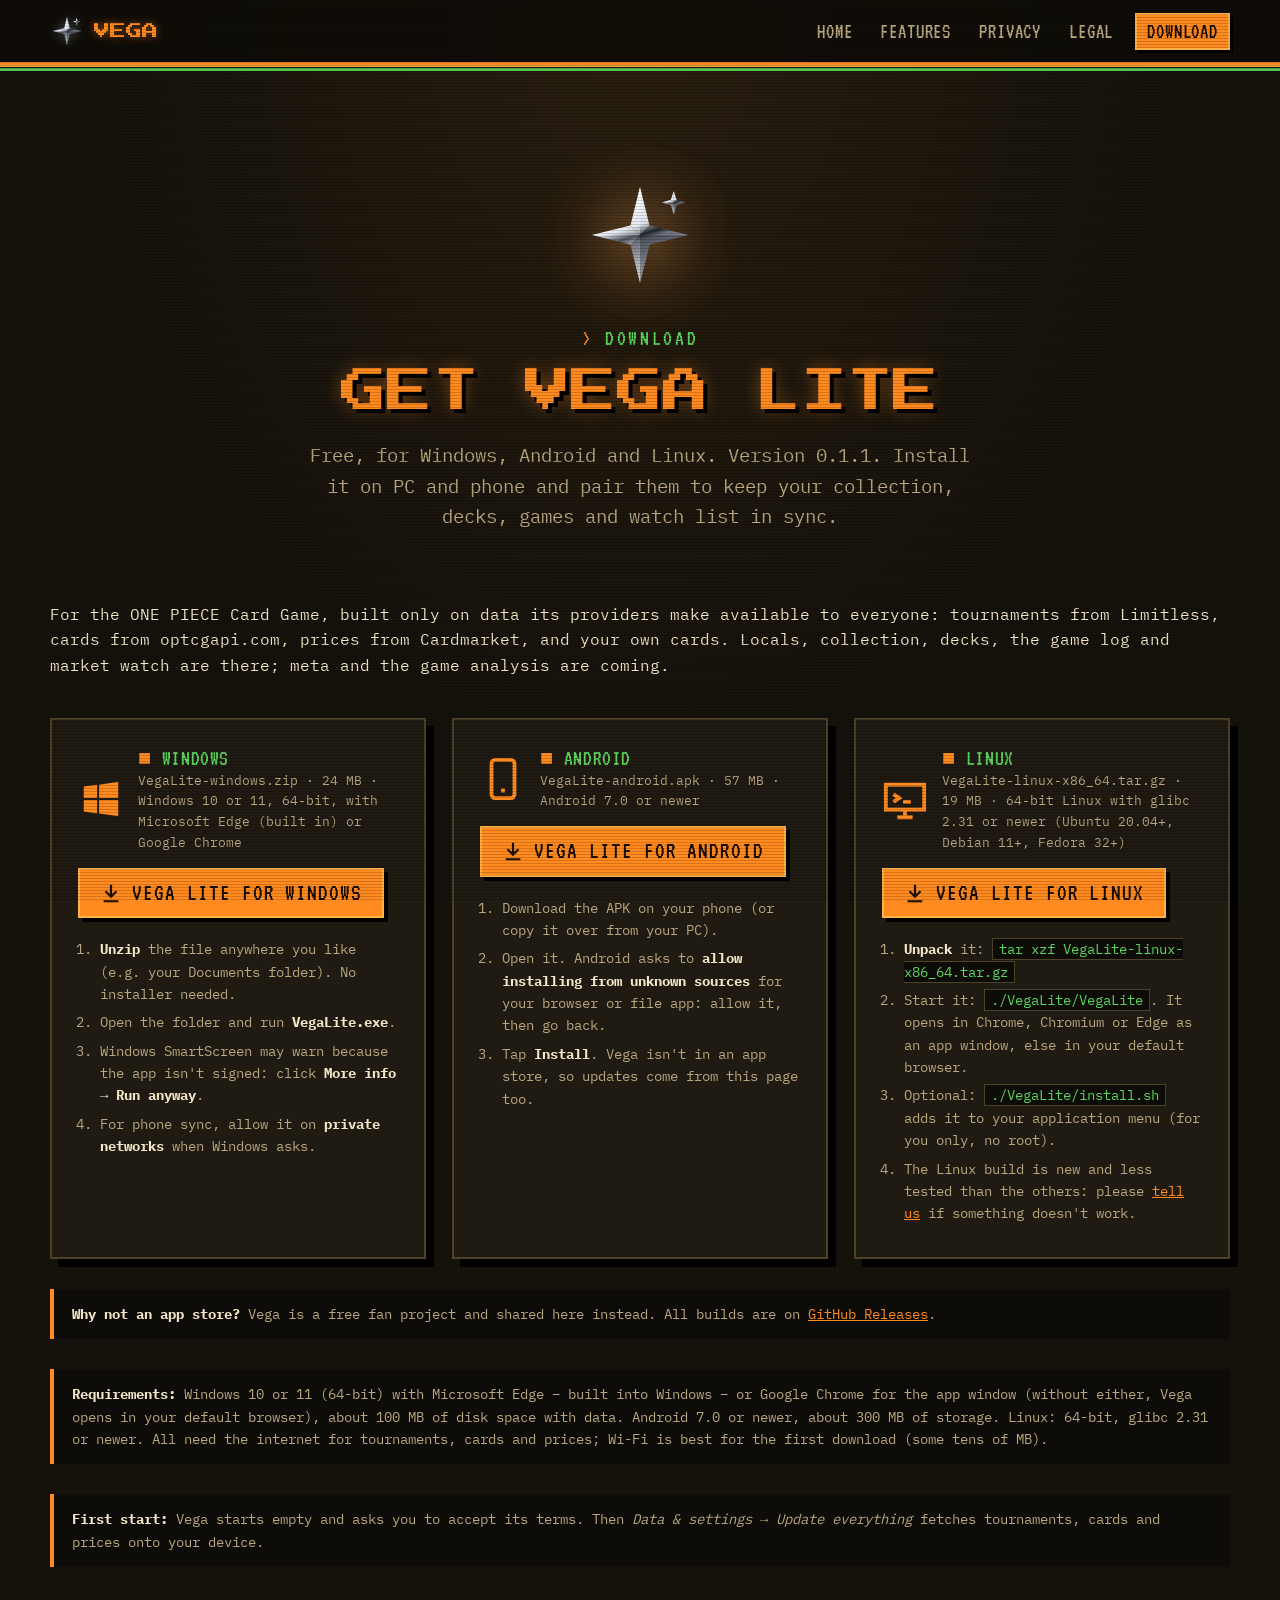
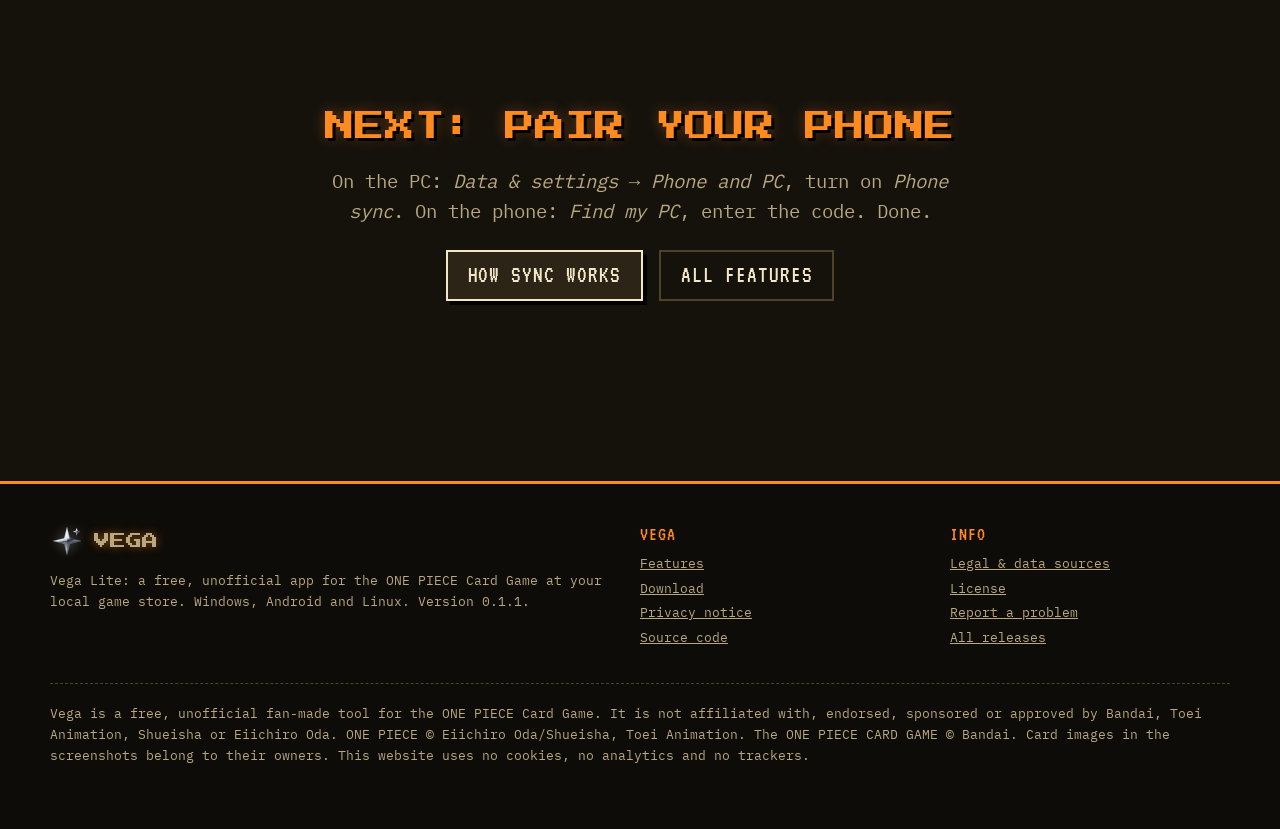
<file: docs/download.html>
<!doctype html>
<html lang="en">
<head>
<meta charset="utf-8">
<meta name="viewport" content="width=device-width, initial-scale=1">
<title>Download Vega Lite · Windows, Android and Linux</title>
<meta name="description" content="Download Vega Lite for free: for Windows, Android and Linux. Version 0.1.1, no sign-up to start.">
<meta name="theme-color" content="#15120C">
<meta name="referrer" content="no-referrer">
<meta property="og:title" content="Download Vega Lite · Windows, Android and Linux">
<meta property="og:description" content="Download Vega Lite for free: for Windows, Android and Linux. Version 0.1.1, no sign-up to start.">
<meta property="og:image" content="assets/img/vega-512.png">
<link rel="icon" type="image/png" sizes="32x32" href="assets/img/vega-32.png">
<link rel="apple-touch-icon" href="assets/img/vega-192.png">
<link rel="stylesheet" href="assets/fonts/fonts.css">
<link rel="stylesheet" href="assets/style.css?v=6">
<script>document.documentElement.classList.add("js")</script>
</head>
<body>
<a class="skip" href="#main">Skip to content</a>
<header class="top">
  <div class="wrap">
    <a class="brand" href="index.html" aria-label="Vega home"><svg viewBox="0 0 32 32" aria-hidden="true" focusable="false"><defs><linearGradient id="chrome" gradientUnits="userSpaceOnUse" x1="12.1" y1="3" x2="19.9" y2="29"><stop offset="0" stop-color="#fff"/><stop offset=".4" stop-color="#d6deea"/><stop offset=".5" stop-color="#242830"/><stop offset=".55" stop-color="#808896"/><stop offset=".8" stop-color="#e2e6ee"/><stop offset="1" stop-color="#fff"/></linearGradient><linearGradient id="chromeSpark" gradientUnits="userSpaceOnUse" x1="24.09" y1="3.72" x2="26.19" y2="10.72"><stop offset="0" stop-color="#fff"/><stop offset=".4" stop-color="#d6deea"/><stop offset=".5" stop-color="#242830"/><stop offset=".55" stop-color="#808896"/><stop offset=".8" stop-color="#e2e6ee"/><stop offset="1" stop-color="#fff"/></linearGradient></defs><path d="M16 3 L18.57 13.43 L29 16 L18.57 18.57 L16 29 L13.43 18.57 L3 16 L13.43 13.43Z" fill="url(#chrome)" stroke="#5c687a" stroke-width=".4" stroke-linejoin="round"/><path d="M16 16 L16 3 L13.43 13.43Z M16 16 L3 16 L13.43 13.43Z" fill="#fff" fill-opacity="0.46"/><path d="M16 16 L16 3 L18.57 13.43Z M16 16 L3 16 L13.43 18.57Z" fill="#fff" fill-opacity="0.19"/><path d="M16 16 L29 16 L18.57 18.57Z M16 16 L16 29 L18.57 18.57Z" fill="#14161c" fill-opacity="0.46"/><path d="M16 16 L29 16 L18.57 13.43Z M16 16 L16 29 L13.43 18.57Z" fill="#14161c" fill-opacity="0.19"/><path d="M25.14 3.72 L25.98 6.37 L28.64 7.22 L25.98 8.06 L25.14 10.72 L24.29 8.06 L21.64 7.22 L24.29 6.37Z" fill="url(#chromeSpark)"/><path d="M25.14 7.22 L25.14 3.72 L24.29 6.37Z M25.14 7.22 L21.64 7.22 L24.29 6.37Z" fill="#fff" fill-opacity="0.46"/><path d="M25.14 7.22 L25.14 3.72 L25.98 6.37Z M25.14 7.22 L21.64 7.22 L24.29 8.06Z" fill="#fff" fill-opacity="0.19"/><path d="M25.14 7.22 L28.64 7.22 L25.98 8.06Z M25.14 7.22 L25.14 10.72 L25.98 8.06Z" fill="#14161c" fill-opacity="0.46"/><path d="M25.14 7.22 L28.64 7.22 L25.98 6.37Z M25.14 7.22 L25.14 10.72 L24.29 8.06Z" fill="#14161c" fill-opacity="0.19"/></svg><span>Vega</span></a>
    <button class="menu" type="button" aria-expanded="false" aria-controls="nav">Menu</button>
    <nav class="nav" id="nav" aria-label="Main"><a href="index.html">Home</a><a href="features.html">Features</a><a href="features.html#privacy">Privacy</a><a href="legal.html">Legal</a><a class="cta" href="download.html" aria-current="page">Download</a></nav>
  </div>
</header>
<main id="main">
<section class="pagehead center">
  <div class="wrap">
    <div class="hero-star rv pop" style="width:120px;margin-bottom:24px;transform:none;opacity:1"><svg viewBox="-1.25 -1.25 2.5 2.5" aria-hidden="true" focusable="false"><defs><linearGradient id="heroChromeA" gradientUnits="userSpaceOnUse" x1="-0.3000" y1="-1.0000" x2="0.3000" y2="1.0000"><stop offset="0" stop-color="#fff"/><stop offset="0.4" stop-color="#d6deea"/><stop offset="0.5" stop-color="#242830"/><stop offset="0.55" stop-color="#808896"/><stop offset="0.8" stop-color="#e2e6ee"/><stop offset="1" stop-color="#fff"/></linearGradient><linearGradient id="heroChromeB" gradientUnits="userSpaceOnUse" x1="0.6297" y1="-0.9189" x2="0.7757" y2="-0.4324"><stop offset="0" stop-color="#fff"/><stop offset="0.4" stop-color="#d6deea"/><stop offset="0.5" stop-color="#242830"/><stop offset="0.55" stop-color="#808896"/><stop offset="0.8" stop-color="#e2e6ee"/><stop offset="1" stop-color="#fff"/></linearGradient></defs><path d="M0.0000 0.0000 L0.0000 -1.0000 L-0.1980 -0.1980Z" fill="url(#heroChromeA)"/><path d="M0.0000 0.0000 L0.0000 -1.0000 L-0.1980 -0.1980Z" fill="#fff" fill-opacity="0.462"/><path d="M0.0000 0.0000 L0.0000 -1.0000 L0.1980 -0.1980Z" fill="url(#heroChromeA)"/><path d="M0.0000 0.0000 L0.0000 -1.0000 L0.1980 -0.1980Z" fill="#fff" fill-opacity="0.191"/><path d="M0.0000 0.0000 L1.0000 0.0000 L0.1980 -0.1980Z" fill="url(#heroChromeA)"/><path d="M0.0000 0.0000 L1.0000 0.0000 L0.1980 -0.1980Z" fill="#14161c" fill-opacity="0.191"/><path d="M0.0000 0.0000 L1.0000 0.0000 L0.1980 0.1980Z" fill="url(#heroChromeA)"/><path d="M0.0000 0.0000 L1.0000 0.0000 L0.1980 0.1980Z" fill="#14161c" fill-opacity="0.462"/><path d="M0.0000 0.0000 L0.0000 1.0000 L0.1980 0.1980Z" fill="url(#heroChromeA)"/><path d="M0.0000 0.0000 L0.0000 1.0000 L0.1980 0.1980Z" fill="#14161c" fill-opacity="0.462"/><path d="M0.0000 0.0000 L0.0000 1.0000 L-0.1980 0.1980Z" fill="url(#heroChromeA)"/><path d="M0.0000 0.0000 L0.0000 1.0000 L-0.1980 0.1980Z" fill="#14161c" fill-opacity="0.191"/><path d="M0.0000 0.0000 L-1.0000 0.0000 L-0.1980 0.1980Z" fill="url(#heroChromeA)"/><path d="M0.0000 0.0000 L-1.0000 0.0000 L-0.1980 0.1980Z" fill="#fff" fill-opacity="0.191"/><path d="M0.0000 0.0000 L-1.0000 0.0000 L-0.1980 -0.1980Z" fill="url(#heroChromeA)"/><path d="M0.0000 0.0000 L-1.0000 0.0000 L-0.1980 -0.1980Z" fill="#fff" fill-opacity="0.462"/><path d="M0.7027 -0.6757 L0.7027 -0.9189 L0.6442 -0.7342Z" fill="url(#heroChromeB)"/><path d="M0.7027 -0.6757 L0.7027 -0.9189 L0.6442 -0.7342Z" fill="#fff" fill-opacity="0.462"/><path d="M0.7027 -0.6757 L0.7027 -0.9189 L0.7612 -0.7342Z" fill="url(#heroChromeB)"/><path d="M0.7027 -0.6757 L0.7027 -0.9189 L0.7612 -0.7342Z" fill="#fff" fill-opacity="0.191"/><path d="M0.7027 -0.6757 L0.9459 -0.6757 L0.7612 -0.7342Z" fill="url(#heroChromeB)"/><path d="M0.7027 -0.6757 L0.9459 -0.6757 L0.7612 -0.7342Z" fill="#14161c" fill-opacity="0.191"/><path d="M0.7027 -0.6757 L0.9459 -0.6757 L0.7612 -0.6172Z" fill="url(#heroChromeB)"/><path d="M0.7027 -0.6757 L0.9459 -0.6757 L0.7612 -0.6172Z" fill="#14161c" fill-opacity="0.462"/><path d="M0.7027 -0.6757 L0.7027 -0.4324 L0.7612 -0.6172Z" fill="url(#heroChromeB)"/><path d="M0.7027 -0.6757 L0.7027 -0.4324 L0.7612 -0.6172Z" fill="#14161c" fill-opacity="0.462"/><path d="M0.7027 -0.6757 L0.7027 -0.4324 L0.6442 -0.6172Z" fill="url(#heroChromeB)"/><path d="M0.7027 -0.6757 L0.7027 -0.4324 L0.6442 -0.6172Z" fill="#14161c" fill-opacity="0.191"/><path d="M0.7027 -0.6757 L0.4595 -0.6757 L0.6442 -0.6172Z" fill="url(#heroChromeB)"/><path d="M0.7027 -0.6757 L0.4595 -0.6757 L0.6442 -0.6172Z" fill="#fff" fill-opacity="0.191"/><path d="M0.7027 -0.6757 L0.4595 -0.6757 L0.6442 -0.7342Z" fill="url(#heroChromeB)"/><path d="M0.7027 -0.6757 L0.4595 -0.6757 L0.6442 -0.7342Z" fill="#fff" fill-opacity="0.462"/></svg></div>
    <p class="kicker rv">Download</p>
    <h1 class="rv">Get Vega Lite</h1>
    <p class="lede rv">Free, for Windows, Android and Linux. Version <span data-version>0.1.1</span>. Install it on PC and phone and
      pair them to keep your collection, decks, games and watch list in sync.</p>
  </div>
</section>

<section aria-labelledby="lite-h">
  <div class="wrap">
    <h2 id="lite-h" class="sr-only">Downloads</h2>
    <p class="rv">For the ONE PIECE Card Game, built only on data its providers make available to everyone: tournaments from
      Limitless, cards from optcgapi.com, prices from Cardmarket, and your own cards. Locals, collection, decks, the game log and market watch are there; meta and the game analysis are coming.</p>
    <div class="dl-grid">
      <article class="dl rv" id="windows">
        <header><svg viewBox="0 0 24 24" fill="currentColor" aria-hidden="true"><path d="M3 5l7-1v7H3zM11 4l10-1.5V11H11zM3 12h7v7l-7-1zM11 12h10v8.5L11 19z"/></svg>
          <div><h3>Windows</h3><div class="meta"><span data-dl-file="lite-windows">VegaLite-windows.zip</span> · <span data-dl-size="lite-windows">24 MB</span> · <span data-dl-needs="lite-windows">Windows 10 or 11, 64-bit, with Microsoft Edge (built in) or Google Chrome</span></div></div></header>
        <a class="btn primary" data-dl="lite-windows" href="https://github.com/shum-panda/local/releases/latest/download/VegaLite-windows.zip"><svg viewBox="0 0 24 24" fill="none" stroke="currentColor" stroke-width="2.4" aria-hidden="true"><path d="M12 3v12M6 10l6 6 6-6M4 21h16"/></svg>Vega Lite for Windows</a>
        <ol>
          <li><b>Unzip</b> the file anywhere you like (e.g. your Documents folder). No installer needed.</li>
          <li>Open the folder and run <b>VegaLite.exe</b>.</li>
          <li>Windows SmartScreen may warn because the app isn't signed: click <b>More info → Run anyway</b>.</li>
          <li>For phone sync, allow it on <b>private networks</b> when Windows asks.</li>
        </ol>
      </article>
      <article class="dl rv d1" id="android">
        <header><svg viewBox="0 0 24 24" fill="none" stroke="currentColor" stroke-width="2" aria-hidden="true"><rect x="6" y="2" width="12" height="20" rx="2"/><path d="M11 18h2"/></svg>
          <div><h3>Android</h3><div class="meta"><span data-dl-file="lite-android">VegaLite-android.apk</span> · <span data-dl-size="lite-android">57 MB</span> · <span data-dl-needs="lite-android">Android 7.0 or newer</span></div></div></header>
        <a class="btn primary" data-dl="lite-android" href="https://github.com/shum-panda/local/releases/latest/download/VegaLite-android.apk"><svg viewBox="0 0 24 24" fill="none" stroke="currentColor" stroke-width="2.4" aria-hidden="true"><path d="M12 3v12M6 10l6 6 6-6M4 21h16"/></svg>Vega Lite for Android</a>
        <ol>
          <li>Download the APK on your phone (or copy it over from your PC).</li>
          <li>Open it. Android asks to <b>allow installing from unknown sources</b> for your browser or file app: allow it, then go back.</li>
          <li>Tap <b>Install</b>. Vega isn't in an app store, so updates come from this page too.</li>
        </ol>
      </article>
      <article class="dl rv d2" id="linux">
        <header><svg viewBox="0 0 24 24" fill="none" stroke="currentColor" stroke-width="2" aria-hidden="true"><rect x="2" y="4" width="20" height="13"/><path d="M6 9l3 2-3 2M11 13h4M8 21h8M12 17v4"/></svg>
          <div><h3>Linux</h3><div class="meta"><span data-dl-file="lite-linux">VegaLite-linux-x86_64.tar.gz</span> · <span data-dl-size="lite-linux">19 MB</span> · <span data-dl-needs="lite-linux">64-bit Linux with glibc 2.31 or newer (Ubuntu 20.04+, Debian 11+, Fedora 32+)</span></div></div></header>
        <a class="btn primary" data-dl="lite-linux" href="https://github.com/shum-panda/local/releases/latest/download/VegaLite-linux-x86_64.tar.gz"><svg viewBox="0 0 24 24" fill="none" stroke="currentColor" stroke-width="2.4" aria-hidden="true"><path d="M12 3v12M6 10l6 6 6-6M4 21h16"/></svg>Vega Lite for Linux</a>
        <ol>
          <li><b>Unpack</b> it: <code>tar xzf VegaLite-linux-x86_64.tar.gz</code></li>
          <li>Start it: <code>./VegaLite/VegaLite</code>. It opens in Chrome, Chromium or Edge as an app window, else in your default browser.</li>
          <li>Optional: <code>./VegaLite/install.sh</code> adds it to your application menu (for you only, no root).</li>
          <li>The Linux build is new and less tested than the others: please <a href="https://github.com/shum-panda/local/issues" data-issues>tell us</a> if something doesn't work.</li>
        </ol>
      </article>
    </div>
  </div>
</section>

<section aria-label="Notes">
  <div class="wrap">
    <div class="note rv"><b>Why not an app store?</b> Vega is a free fan project and shared here instead. All builds are on
      <a href="https://github.com/shum-panda/local/releases" data-releases>GitHub Releases</a>.</div>
    <div class="note rv"><b>Requirements:</b> Windows 10 or 11 (64-bit) with Microsoft Edge – built into Windows – or Google
      Chrome for the app window (without either, Vega opens in your default browser), about 100 MB of disk space with data.
      Android 7.0 or newer, about 300 MB of storage. Linux: 64-bit, glibc 2.31 or newer. All need the internet for tournaments, cards and prices; Wi-Fi is
      best for the first download (some tens of MB).</div>
    <div class="note rv"><b>First start:</b> Vega starts empty and asks you to accept its terms. Then <i>Data &amp; settings → Update everything</i>
      fetches tournaments, cards and prices onto your device.</div>
  </div>
</section>

<section class="band" aria-labelledby="next-h">
  <div class="wrap center">
    <h2 id="next-h" class="rv">Next: pair your phone</h2>
    <p class="lede rv">On the PC: <i>Data &amp; settings → Phone and PC</i>, turn on <i>Phone sync</i>. On the phone: <i>Find my PC</i>, enter the code. Done.</p>
    <div class="btns rv" style="justify-content:center"><a class="btn" href="features.html#sync">How sync works</a><a class="btn ghost" href="features.html">All features</a></div>
  </div>
</section>

</main>
<footer class="foot">
  <div class="wrap">
    <div class="foot-grid">
      <div>
        <a class="brand" href="index.html" aria-label="Vega home"><svg viewBox="0 0 32 32" aria-hidden="true" focusable="false"><defs><linearGradient id="chrome" gradientUnits="userSpaceOnUse" x1="12.1" y1="3" x2="19.9" y2="29"><stop offset="0" stop-color="#fff"/><stop offset=".4" stop-color="#d6deea"/><stop offset=".5" stop-color="#242830"/><stop offset=".55" stop-color="#808896"/><stop offset=".8" stop-color="#e2e6ee"/><stop offset="1" stop-color="#fff"/></linearGradient><linearGradient id="chromeSpark" gradientUnits="userSpaceOnUse" x1="24.09" y1="3.72" x2="26.19" y2="10.72"><stop offset="0" stop-color="#fff"/><stop offset=".4" stop-color="#d6deea"/><stop offset=".5" stop-color="#242830"/><stop offset=".55" stop-color="#808896"/><stop offset=".8" stop-color="#e2e6ee"/><stop offset="1" stop-color="#fff"/></linearGradient></defs><path d="M16 3 L18.57 13.43 L29 16 L18.57 18.57 L16 29 L13.43 18.57 L3 16 L13.43 13.43Z" fill="url(#chrome)" stroke="#5c687a" stroke-width=".4" stroke-linejoin="round"/><path d="M16 16 L16 3 L13.43 13.43Z M16 16 L3 16 L13.43 13.43Z" fill="#fff" fill-opacity="0.46"/><path d="M16 16 L16 3 L18.57 13.43Z M16 16 L3 16 L13.43 18.57Z" fill="#fff" fill-opacity="0.19"/><path d="M16 16 L29 16 L18.57 18.57Z M16 16 L16 29 L18.57 18.57Z" fill="#14161c" fill-opacity="0.46"/><path d="M16 16 L29 16 L18.57 13.43Z M16 16 L16 29 L13.43 18.57Z" fill="#14161c" fill-opacity="0.19"/><path d="M25.14 3.72 L25.98 6.37 L28.64 7.22 L25.98 8.06 L25.14 10.72 L24.29 8.06 L21.64 7.22 L24.29 6.37Z" fill="url(#chromeSpark)"/><path d="M25.14 7.22 L25.14 3.72 L24.29 6.37Z M25.14 7.22 L21.64 7.22 L24.29 6.37Z" fill="#fff" fill-opacity="0.46"/><path d="M25.14 7.22 L25.14 3.72 L25.98 6.37Z M25.14 7.22 L21.64 7.22 L24.29 8.06Z" fill="#fff" fill-opacity="0.19"/><path d="M25.14 7.22 L28.64 7.22 L25.98 8.06Z M25.14 7.22 L25.14 10.72 L25.98 8.06Z" fill="#14161c" fill-opacity="0.46"/><path d="M25.14 7.22 L28.64 7.22 L25.98 6.37Z M25.14 7.22 L25.14 10.72 L24.29 8.06Z" fill="#14161c" fill-opacity="0.19"/></svg><span>Vega</span></a>
        <p>Vega Lite: a free, unofficial app for the ONE PIECE Card Game at your local game store. Windows, Android and Linux.
        Version <span data-version>0.1.1</span>.</p>
      </div>
      <div>
        <h4>Vega</h4>
        <ul>
          <li><a href="features.html">Features</a></li>
          <li><a href="download.html">Download</a></li>
          <li><a href="legal.html#privacy">Privacy notice</a></li>
          <li><a href="#" data-repo>Source code</a></li>
        </ul>
      </div>
      <div>
        <h4>Info</h4>
        <ul>
          <li><a href="legal.html">Legal &amp; data sources</a></li>
          <li><a href="legal.html#license">License</a></li>
          <li><a href="#" data-issues>Report a problem</a></li>
          <li><a href="#" data-releases>All releases</a></li>
        </ul>
      </div>
    </div>
    <p class="disclaimer">Vega is a free, unofficial fan-made tool for the ONE PIECE Card Game. It is not affiliated with,
    endorsed, sponsored or approved by Bandai, Toei Animation, Shueisha or Eiichiro Oda.
    ONE PIECE &copy; Eiichiro Oda/Shueisha, Toei Animation. The ONE PIECE CARD GAME &copy; Bandai.
    Card images in the screenshots belong to their owners. This website uses no cookies, no analytics and no trackers.</p>
  </div>
</footer>
<script src="assets/downloads.js?v=6"></script>
<script src="assets/site.js?v=6"></script>
</body>
</html>
</file>
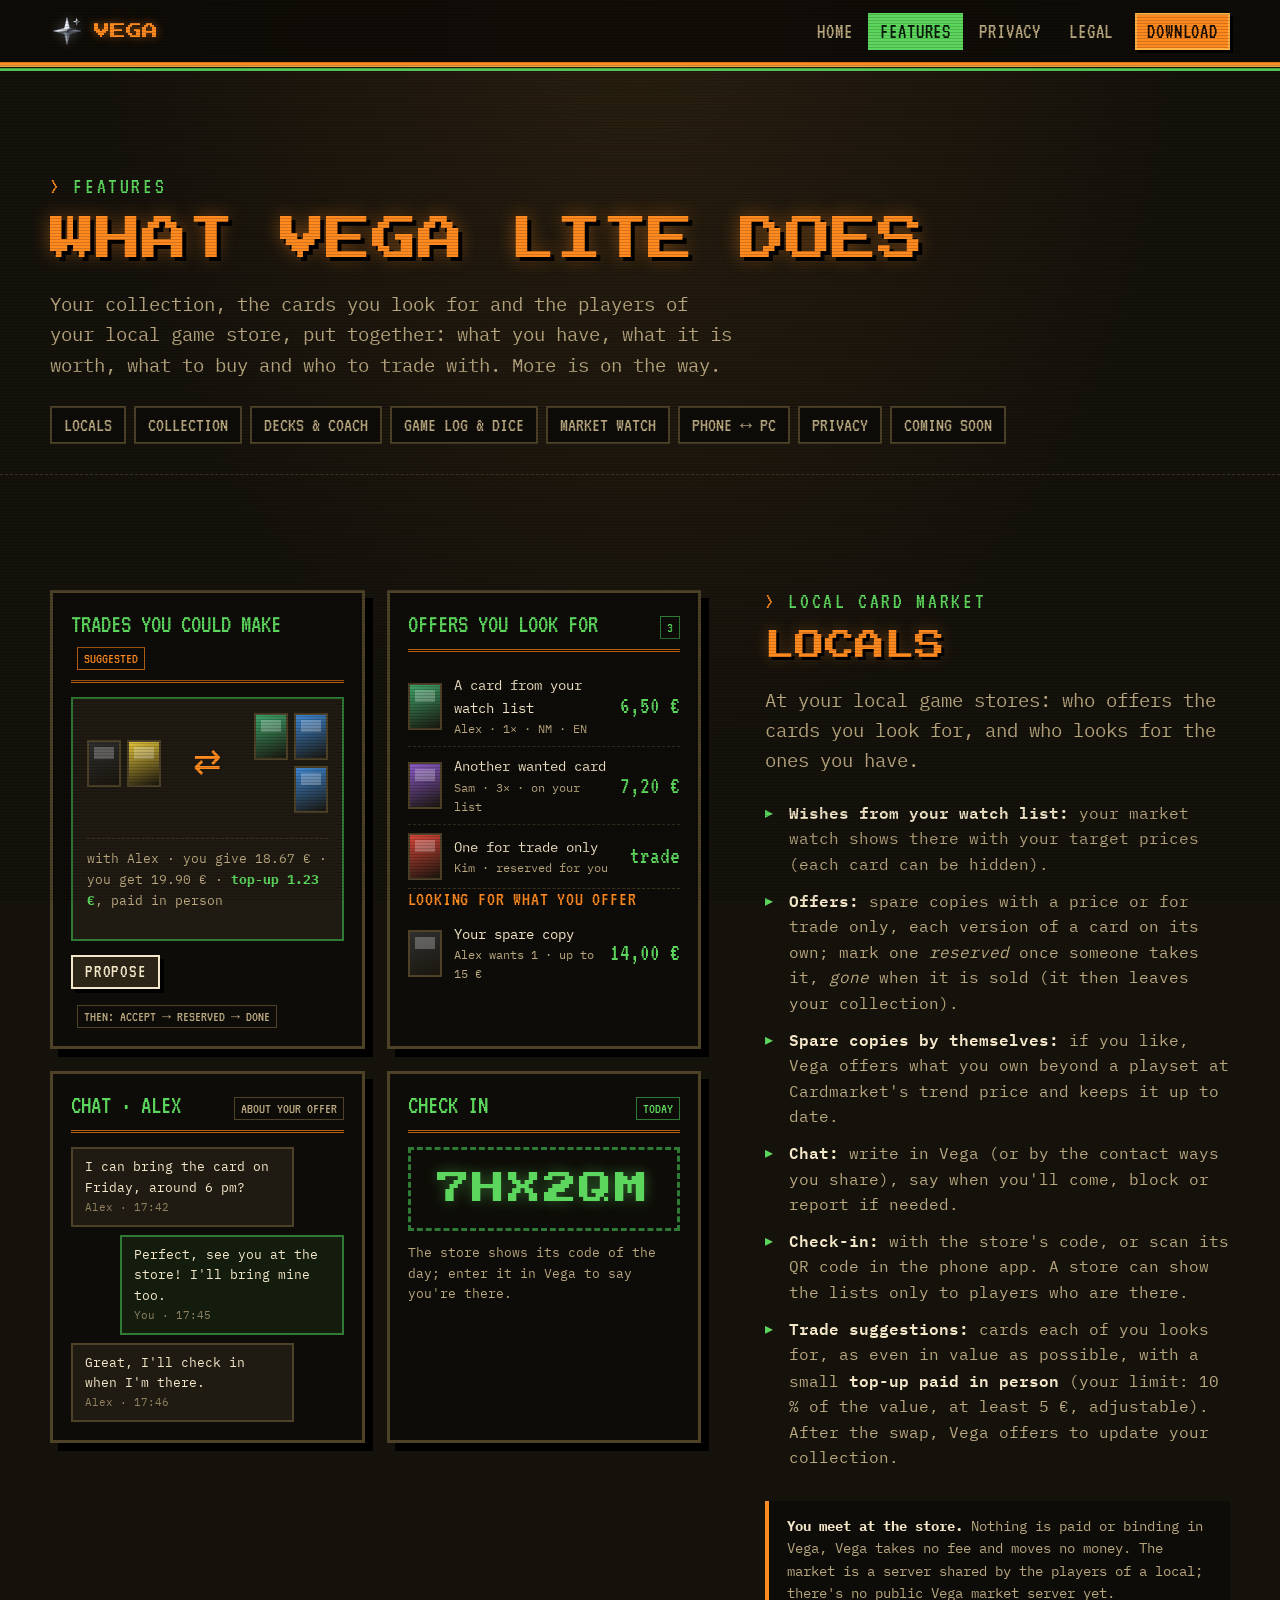
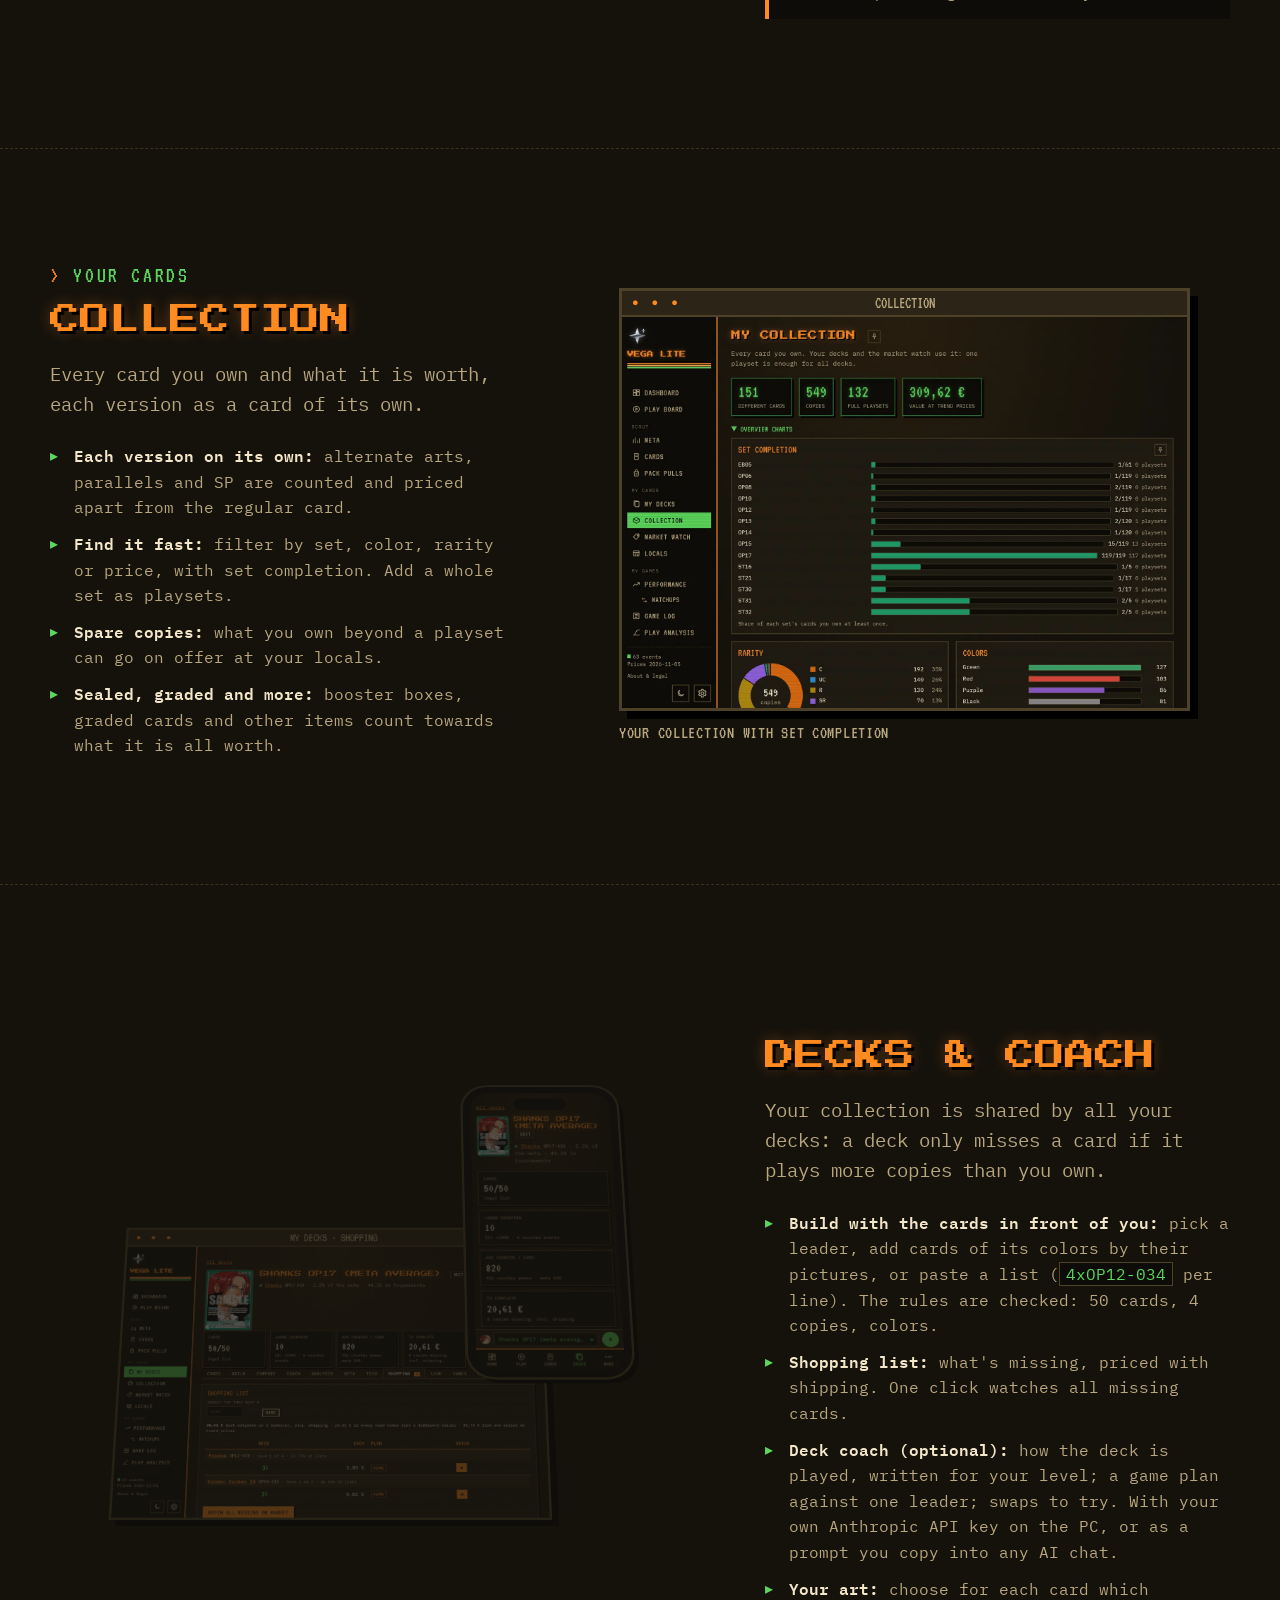
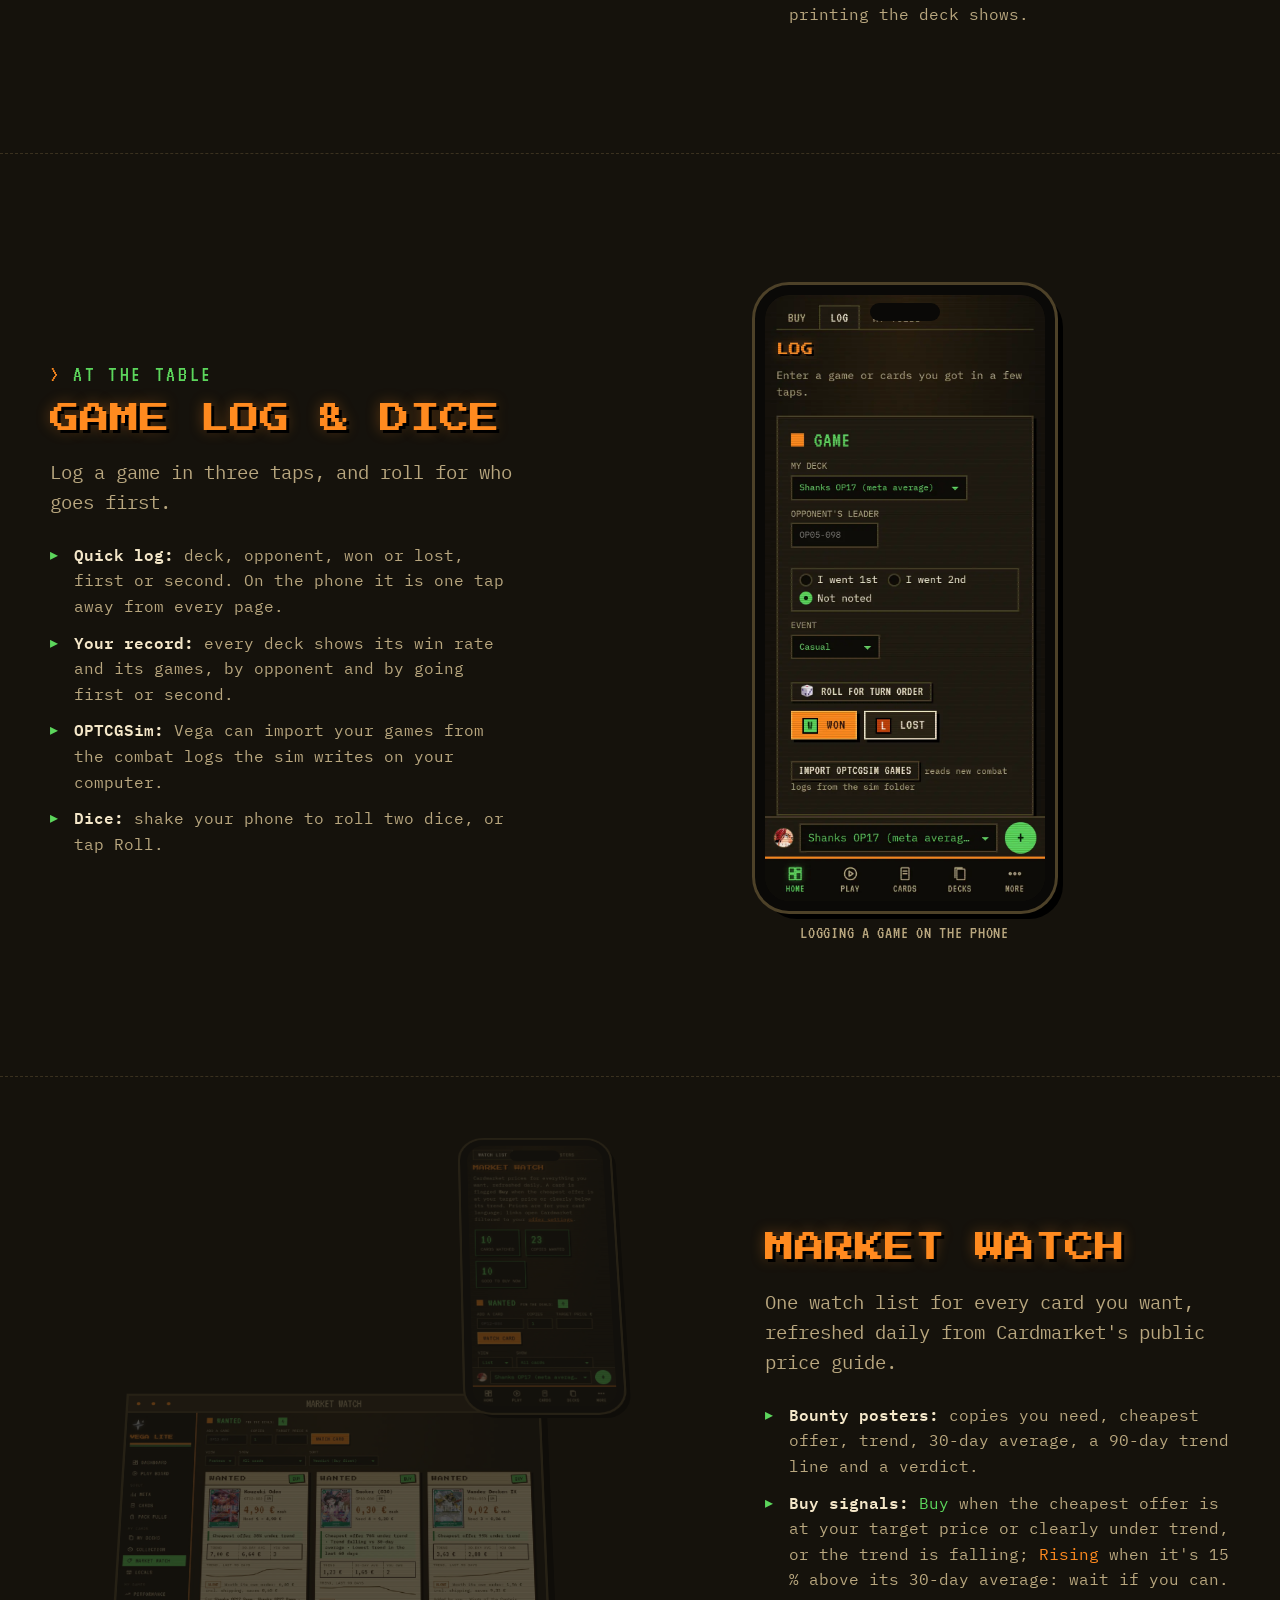
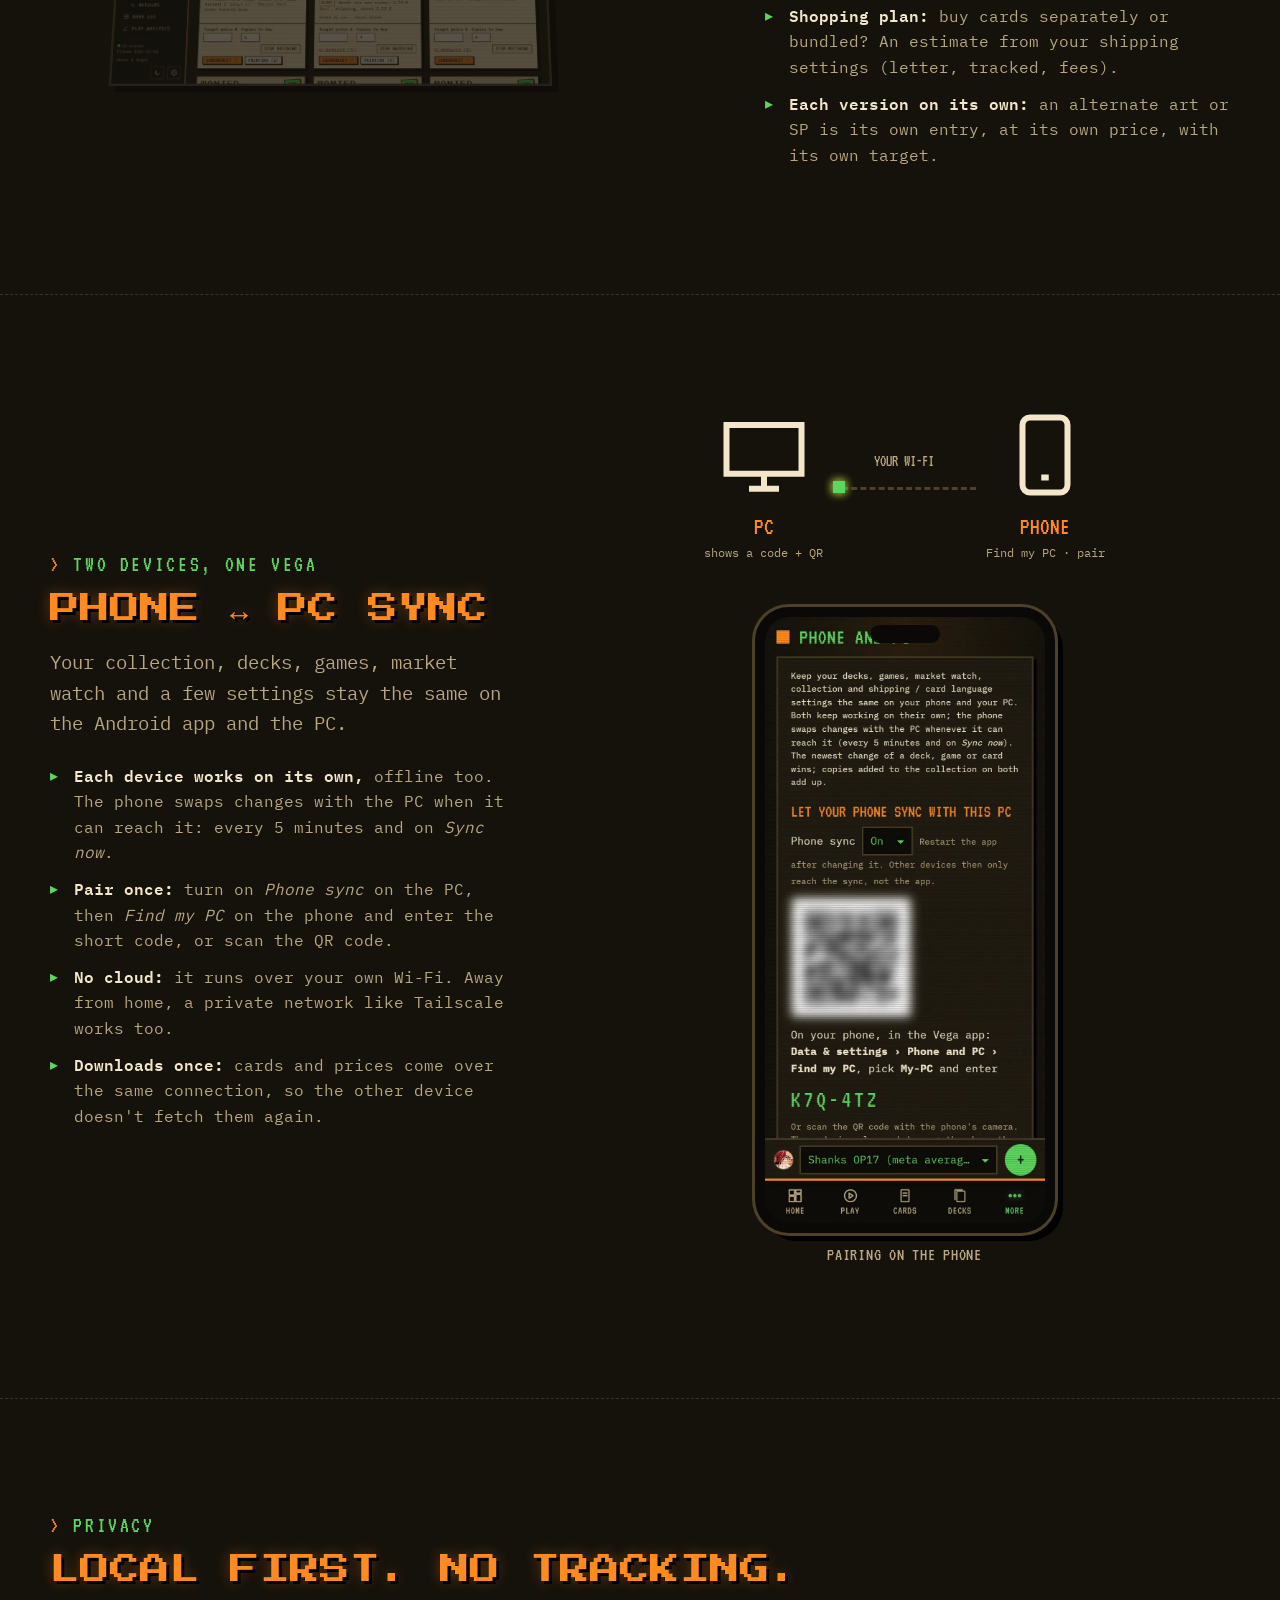
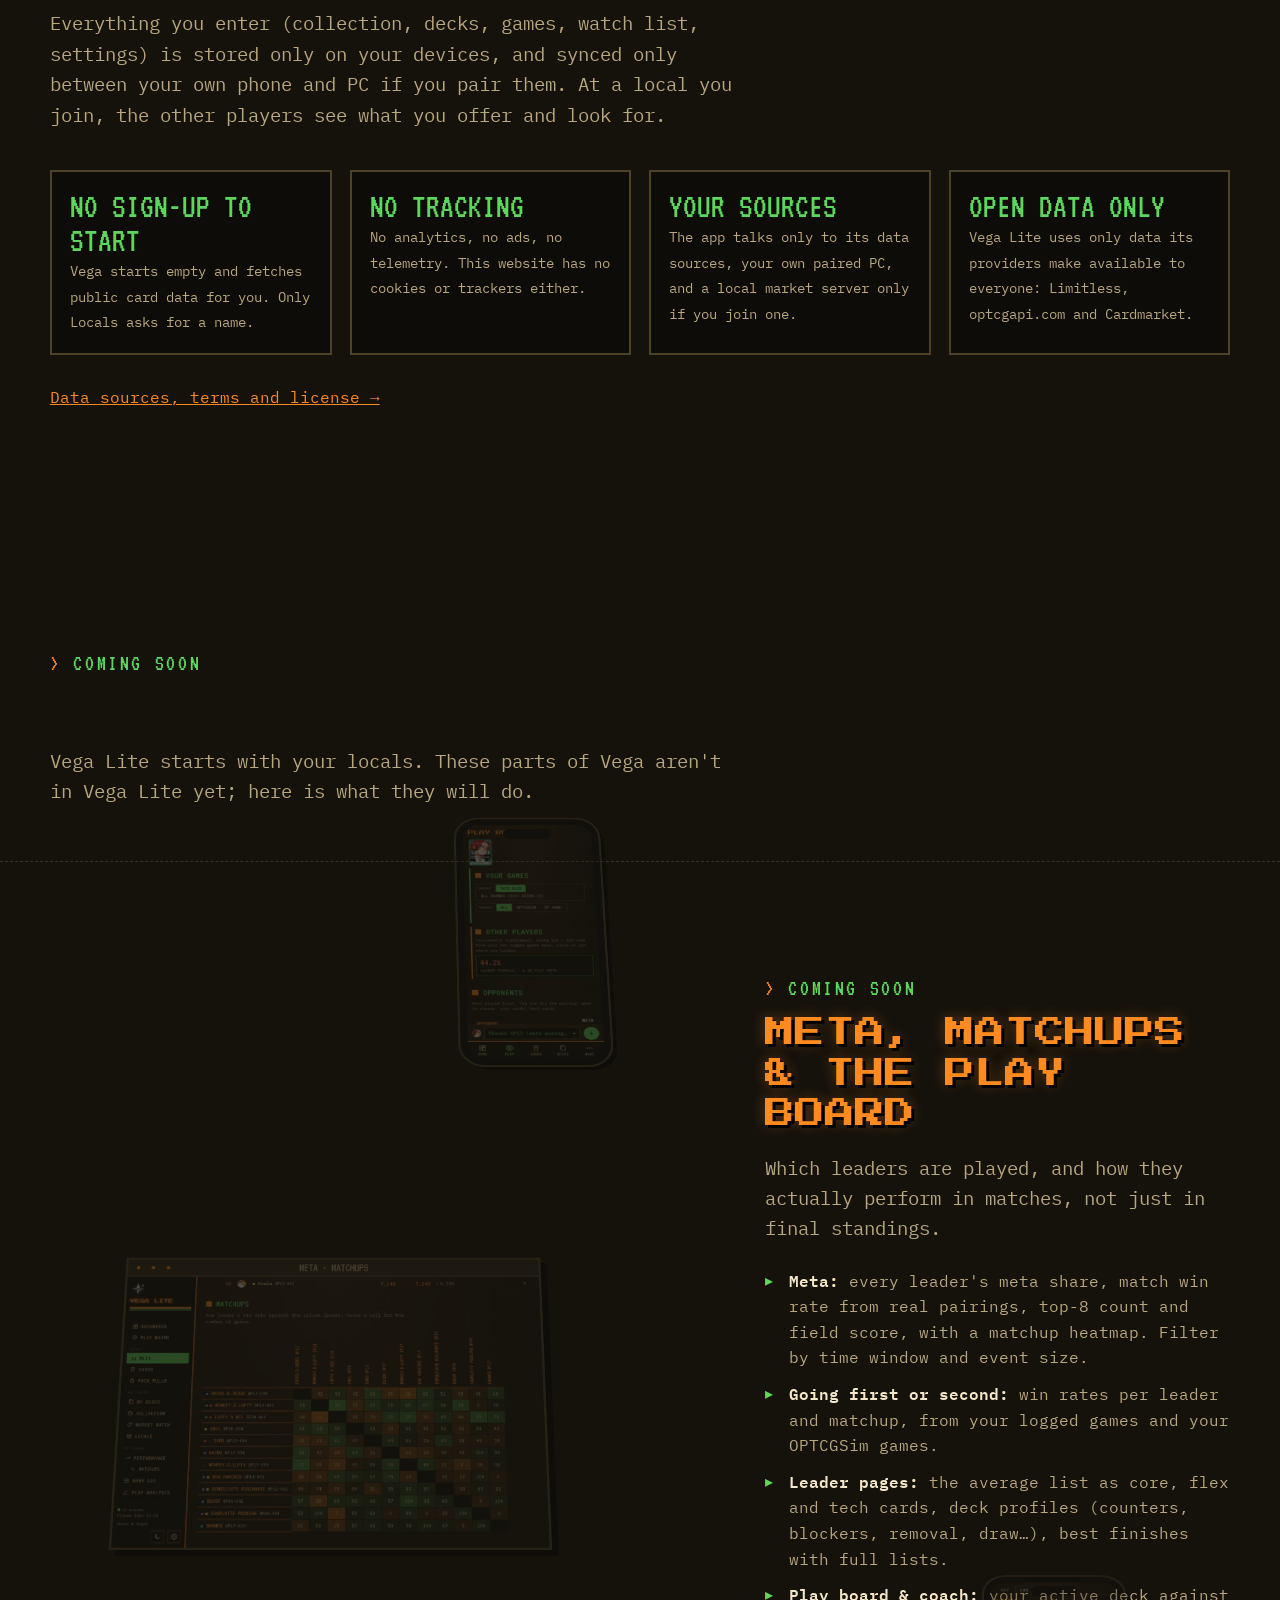
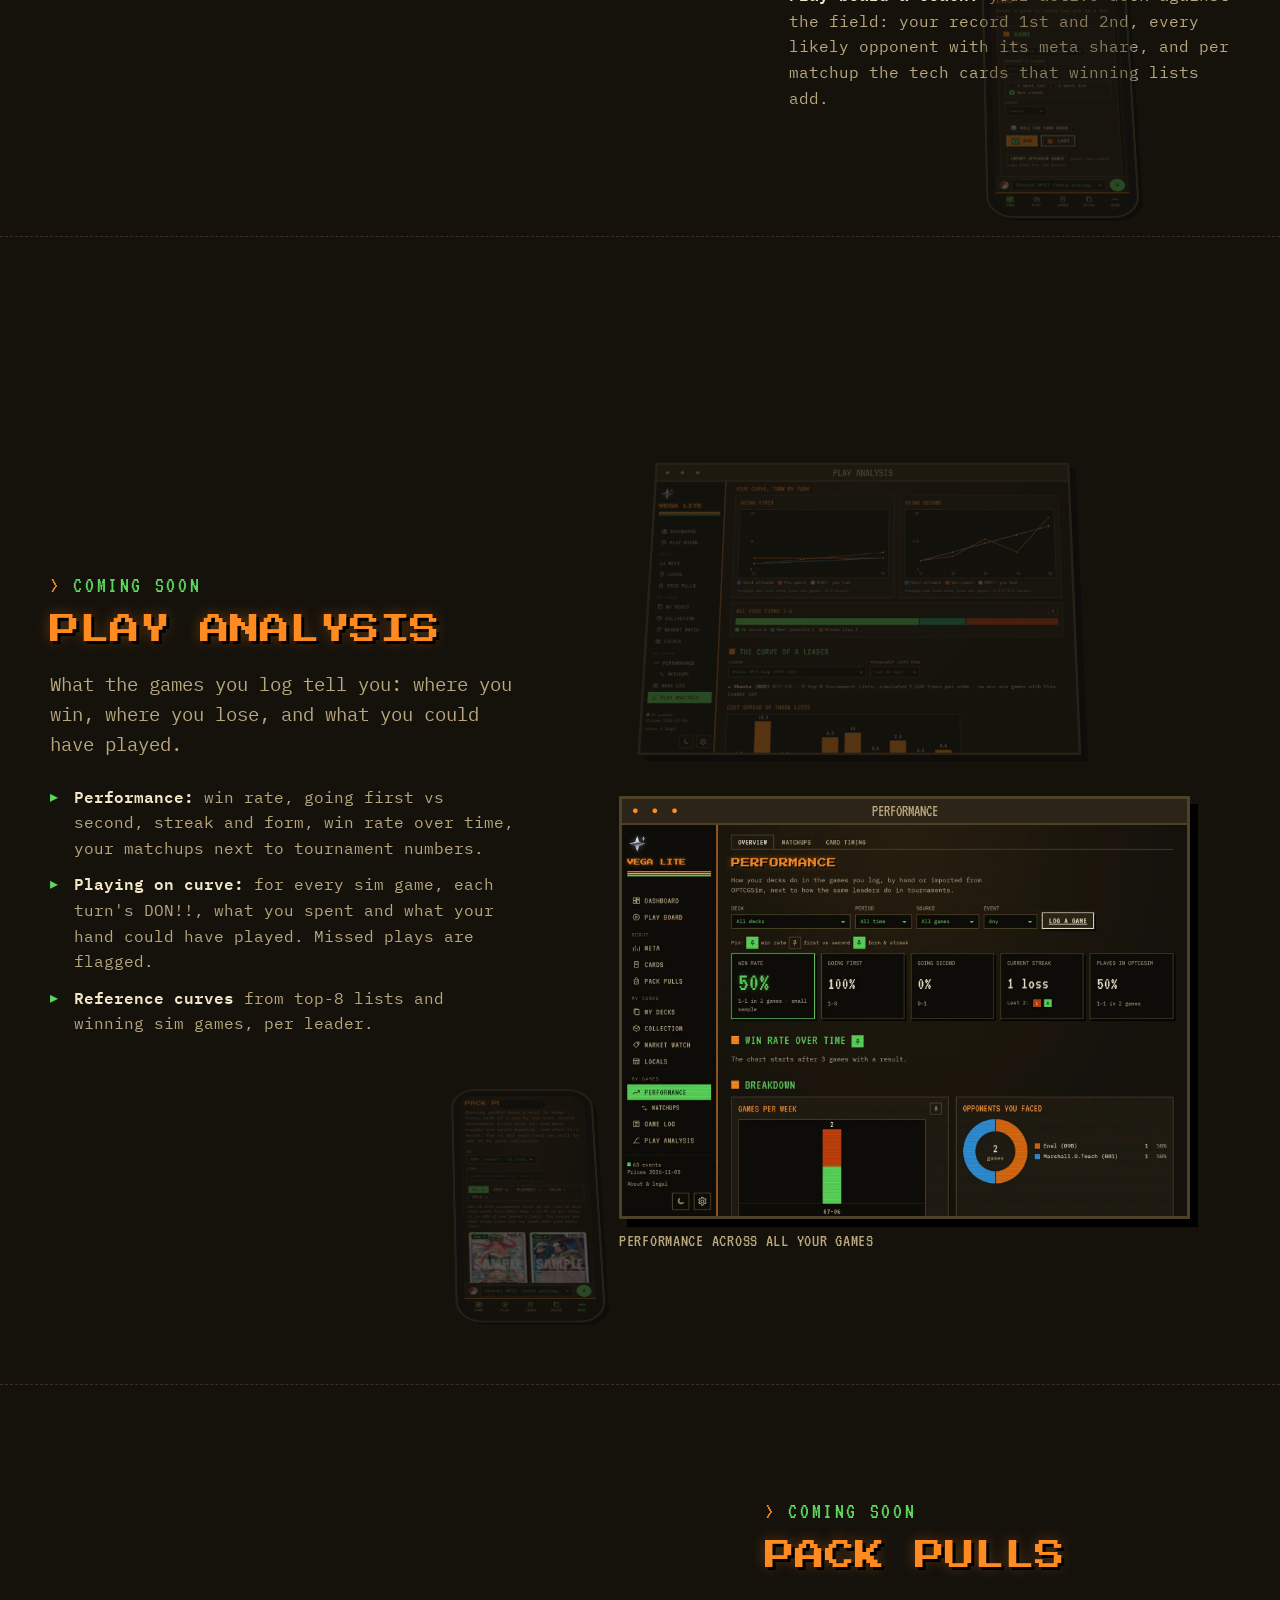
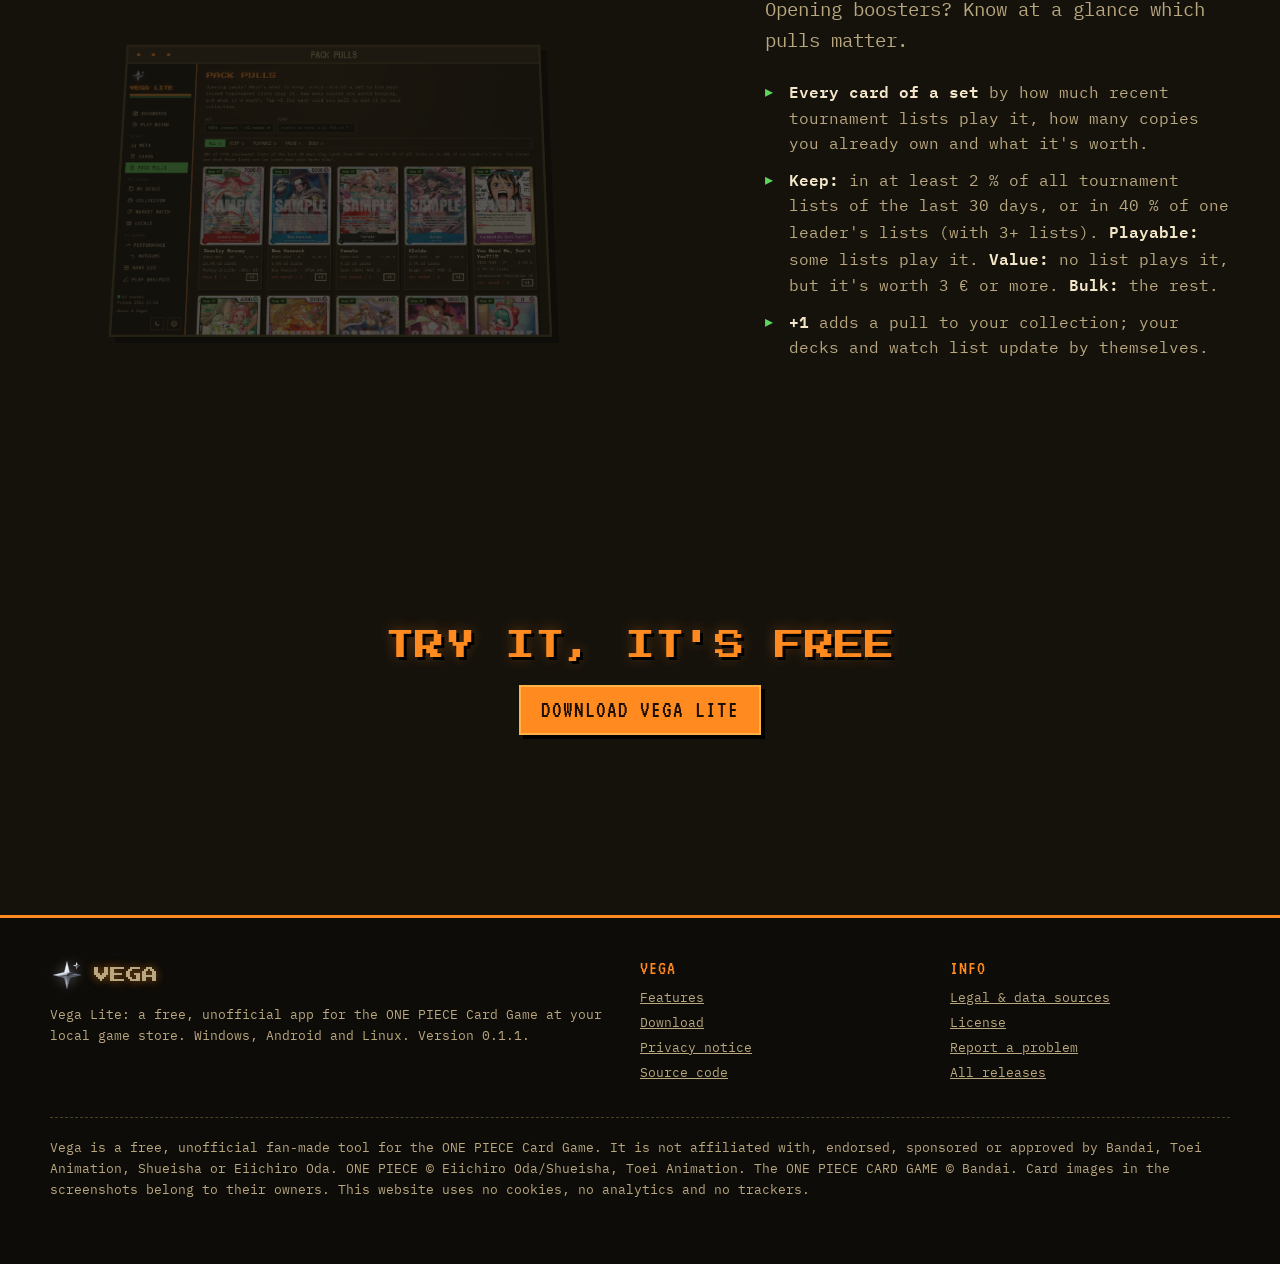
<file: docs/features.html>
<!doctype html>
<html lang="en">
<head>
<meta charset="utf-8">
<meta name="viewport" content="width=device-width, initial-scale=1">
<title>Features · Vega Lite</title>
<meta name="description" content="What Vega Lite does: Locals (the card market of your local game store), your collection, decks and the deck coach, a game log, market watch, phone and PC sync, privacy – and what is coming.">
<meta name="theme-color" content="#15120C">
<meta name="referrer" content="no-referrer">
<meta property="og:title" content="Features · Vega">
<meta property="og:description" content="What Vega Lite does: Locals (the card market of your local game store), your collection, decks and the deck coach, a game log, market watch, phone and PC sync, privacy – and what is coming.">
<meta property="og:image" content="assets/img/vega-512.png">
<link rel="icon" type="image/png" sizes="32x32" href="assets/img/vega-32.png">
<link rel="apple-touch-icon" href="assets/img/vega-192.png">
<link rel="stylesheet" href="assets/fonts/fonts.css">
<link rel="stylesheet" href="assets/style.css?v=6">
<script>document.documentElement.classList.add("js")</script>
</head>
<body>
<a class="skip" href="#main">Skip to content</a>
<header class="top">
  <div class="wrap">
    <a class="brand" href="index.html" aria-label="Vega home"><svg viewBox="0 0 32 32" aria-hidden="true" focusable="false"><defs><linearGradient id="chrome" gradientUnits="userSpaceOnUse" x1="12.1" y1="3" x2="19.9" y2="29"><stop offset="0" stop-color="#fff"/><stop offset=".4" stop-color="#d6deea"/><stop offset=".5" stop-color="#242830"/><stop offset=".55" stop-color="#808896"/><stop offset=".8" stop-color="#e2e6ee"/><stop offset="1" stop-color="#fff"/></linearGradient><linearGradient id="chromeSpark" gradientUnits="userSpaceOnUse" x1="24.09" y1="3.72" x2="26.19" y2="10.72"><stop offset="0" stop-color="#fff"/><stop offset=".4" stop-color="#d6deea"/><stop offset=".5" stop-color="#242830"/><stop offset=".55" stop-color="#808896"/><stop offset=".8" stop-color="#e2e6ee"/><stop offset="1" stop-color="#fff"/></linearGradient></defs><path d="M16 3 L18.57 13.43 L29 16 L18.57 18.57 L16 29 L13.43 18.57 L3 16 L13.43 13.43Z" fill="url(#chrome)" stroke="#5c687a" stroke-width=".4" stroke-linejoin="round"/><path d="M16 16 L16 3 L13.43 13.43Z M16 16 L3 16 L13.43 13.43Z" fill="#fff" fill-opacity="0.46"/><path d="M16 16 L16 3 L18.57 13.43Z M16 16 L3 16 L13.43 18.57Z" fill="#fff" fill-opacity="0.19"/><path d="M16 16 L29 16 L18.57 18.57Z M16 16 L16 29 L18.57 18.57Z" fill="#14161c" fill-opacity="0.46"/><path d="M16 16 L29 16 L18.57 13.43Z M16 16 L16 29 L13.43 18.57Z" fill="#14161c" fill-opacity="0.19"/><path d="M25.14 3.72 L25.98 6.37 L28.64 7.22 L25.98 8.06 L25.14 10.72 L24.29 8.06 L21.64 7.22 L24.29 6.37Z" fill="url(#chromeSpark)"/><path d="M25.14 7.22 L25.14 3.72 L24.29 6.37Z M25.14 7.22 L21.64 7.22 L24.29 6.37Z" fill="#fff" fill-opacity="0.46"/><path d="M25.14 7.22 L25.14 3.72 L25.98 6.37Z M25.14 7.22 L21.64 7.22 L24.29 8.06Z" fill="#fff" fill-opacity="0.19"/><path d="M25.14 7.22 L28.64 7.22 L25.98 8.06Z M25.14 7.22 L25.14 10.72 L25.98 8.06Z" fill="#14161c" fill-opacity="0.46"/><path d="M25.14 7.22 L28.64 7.22 L25.98 6.37Z M25.14 7.22 L25.14 10.72 L24.29 8.06Z" fill="#14161c" fill-opacity="0.19"/></svg><span>Vega</span></a>
    <button class="menu" type="button" aria-expanded="false" aria-controls="nav">Menu</button>
    <nav class="nav" id="nav" aria-label="Main"><a href="index.html">Home</a><a href="features.html" aria-current="page">Features</a><a href="features.html#privacy">Privacy</a><a href="legal.html">Legal</a><a class="cta" href="download.html">Download</a></nav>
  </div>
</header>
<main id="main">
<section class="pagehead">
  <div class="wrap">
    <p class="kicker rv">Features</p>
    <h1 class="rv">What Vega Lite does</h1>
    <p class="lede rv">Your collection, the cards you look for and the players of your local game store, put together: what you have, what
      it is worth, what to buy and who to trade with. More is on the way.</p>
    <nav class="toc rv" aria-label="On this page">
      <a href="#locals">Locals</a><a href="#collection">Collection</a><a href="#decks">Decks &amp; coach</a><a href="#log">Game log &amp; dice</a><a href="#market">Market watch</a>
      <a href="#sync">Phone ↔ PC</a><a href="#privacy">Privacy</a><a href="#soon">Coming soon</a>
    </nav>
  </div>
</section>

<section class="feature" id="locals" aria-labelledby="locals-h">
  <div class="wrap">
    <div class="feature-grid" style="align-items:start">
      <div class="feature-text">
        <p class="kicker rv">Local card market</p>
        <h2 id="locals-h" class="rv">Locals</h2>
        <p class="lede rv">At your local game stores: who offers the cards you look for, and who looks for the ones you have.</p>
        <ul class="rv">
          <li><b>Wishes from your watch list:</b> your market watch shows there with your target prices (each card can be hidden).</li>
          <li><b>Offers:</b> spare copies with a price or for trade only, each version of a card on its own; mark one <i>reserved</i> once someone takes it, <i>gone</i> when it is sold (it then leaves your collection).</li>
          <li><b>Spare copies by themselves:</b> if you like, Vega offers what you own beyond a playset at Cardmarket's trend price and keeps it up to date.</li>
          <li><b>Chat:</b> write in Vega (or by the contact ways you share), say when you'll come, block or report if needed.</li>
          <li><b>Check-in:</b> with the store's code, or scan its QR code in the phone app. A store can show the lists only to players who are there.</li>
          <li><b>Trade suggestions:</b> cards each of you looks for, as even in value as possible, with a small <b>top-up paid in person</b> (your limit: 10 % of the value, at least 5 €, adjustable). After the swap, Vega offers to update your collection.</li>
        </ul>
        <p class="note rv"><b>You meet at the store.</b> Nothing is paid or binding in Vega, Vega takes no fee and moves no money.
          The market is a server shared by the players of a local; there's no public Vega market server yet.</p>
      </div>
      <div class="mockgrid">
        <div class="mock rv pop" aria-label="Illustration: a trade suggestion (example, not real data)">
          <div class="mock-head"><b>Trades you could make</b><span class="tag o">suggested</span></div>
          <div class="trade">
            <div class="side"><span class="mock-card" style="--c1:#2F2F2F"></span><span class="mock-card" style="--c1:#E2C33B"></span></div>
            <div class="arrow">⇄</div>
            <div class="side" style="justify-content:flex-end"><span class="mock-card" style="--c1:#3FA36A"></span><span class="mock-card" style="--c1:#3E86D1"></span><span class="mock-card" style="--c1:#3E86D1"></span></div>
            <p class="sum">with Alex · you give 18.67 € · you get 19.90 € · <b>top-up 1.23 €</b>, paid in person</p>
          </div>
          <div class="btns" style="margin-top:14px"><span class="btn" style="font-size:19px;padding:5px 12px">Propose</span><span class="tag">then: accept → reserved → done</span></div>
        </div>
        <div class="mock rv pop d1" aria-label="Illustration: offers at your local (example, not real data)">
          <div class="mock-head"><b>Offers you look for</b><span class="tag g">3</span></div>
          <div class="mock-row"><span class="mock-card" style="--c1:#3FA36A"></span><div>A card from your watch list<div class="who">Alex · 1× · NM · EN</div></div><div class="price">6,50 €</div></div>
          <div class="mock-row"><span class="mock-card" style="--c1:#8B5BC7"></span><div>Another wanted card<div class="who">Sam · 3× · on your list</div></div><div class="price">7,20 €</div></div>
          <div class="mock-row"><span class="mock-card" style="--c1:#D9473B"></span><div>One for trade only<div class="who">Kim · reserved for you</div></div><div class="price">trade</div></div>
          <h4>Looking for what you offer</h4>
          <div class="mock-row"><span class="mock-card" style="--c1:#2F2F2F"></span><div>Your spare copy<div class="who">Alex wants 1 · up to 15 €</div></div><div class="price">14,00 €</div></div>
        </div>
        <div class="mock rv pop d2" aria-label="Illustration: chat between two players (example)">
          <div class="mock-head"><b>Chat · Alex</b><span class="tag">about your offer</span></div>
          <div class="chat">
            <div class="msg">I can bring the card on Friday, around 6 pm?<small>Alex · 17:42</small></div>
            <div class="msg me">Perfect, see you at the store! I'll bring mine too.<small>You · 17:45</small></div>
            <div class="msg">Great, I'll check in when I'm there.<small>Alex · 17:46</small></div>
          </div>
        </div>
        <div class="mock rv pop d3" aria-label="Illustration: the store's check-in code of the day (example)">
          <div class="mock-head"><b>Check in</b><span class="tag g">today</span></div>
          <div class="code">7HX2QM</div>
          <p class="small muted" style="margin:12px 0 0">The store shows its code of the day; enter it in Vega to say you're there.</p>
        </div>
      </div>
    </div>
  </div>
</section>

<section class="feature" id="collection" aria-labelledby="coll-h">
  <div class="wrap feature-grid">
    <div class="feature-text">
      <p class="kicker rv">Your cards</p>
      <h2 id="coll-h" class="rv">Collection</h2>
      <p class="lede rv">Every card you own and what it is worth, each version as a card of its own.</p>
      <ul class="rv">
        <li><b>Each version on its own:</b> alternate arts, parallels and SP are counted and priced apart from the regular card.</li>
        <li><b>Find it fast:</b> filter by set, color, rarity or price, with set completion. Add a whole set as playsets.</li>
        <li><b>Spare copies:</b> what you own beyond a playset can go on offer at your locals.</li>
        <li><b>Sealed, graded and more:</b> booster boxes, graded cards and other items count towards what it is all worth.</li>
      </ul>
    </div>
    <div class="feature-media">
      <figure class="rv"><div class="device laptop"><span class="title">Collection</span><div class="screen"><img loading="lazy" src="assets/shots/d-collection.webp" width="1600" height="1108" alt="The collection with its value and set completion"></div></div><figcaption>Your collection with set completion</figcaption></figure>
    </div>
  </div>
</section>

<section class="feature" id="decks" aria-labelledby="decks-h">
  <div class="wrap feature-grid">
    <div class="feature-text">
      <p class="kicker rv">Build</p>
      <h2 id="decks-h" class="rv">Decks &amp; coach</h2>
      <p class="lede rv">Your collection is shared by all your decks: a deck only misses a card if it plays more copies than you own.</p>
      <ul class="rv">
        <li><b>Build with the cards in front of you:</b> pick a leader, add cards of its colors by their pictures, or paste a list (<code>4xOP12-034</code> per line). The rules are checked: 50 cards, 4 copies, colors.</li>
        <li><b>Shopping list:</b> what's missing, priced with shipping. One click watches all missing cards.</li>
        <li><b>Deck coach (optional):</b> how the deck is played, written for your level; a game plan against one leader; swaps to try. With your own Anthropic API key on the PC, or as a prompt you copy into any AI chat.</li>
        <li><b>Your art:</b> choose for each card which printing the deck shows.</li>
      </ul>
    </div>
    <div class="feature-media">
      <div class="duo zoom">
        <div class="device laptop"><span class="title">My decks · Shopping</span><div class="screen"><img loading="lazy" src="assets/shots/d-deck-shop.webp" width="1600" height="1108" alt="A deck's shopping list with prices and shipping"></div></div>
        <div class="device phone para" data-speed="0.12"><div class="screen"><img loading="lazy" src="assets/shots/p-deck.webp" width="780" height="1688" alt="A deck on the phone"></div></div>
      </div>
    </div>
  </div>
</section>

<section class="feature" id="log" aria-labelledby="log-h">
  <div class="wrap feature-grid">
    <div class="feature-text">
      <p class="kicker rv">At the table</p>
      <h2 id="log-h" class="rv">Game log &amp; dice</h2>
      <p class="lede rv">Log a game in three taps, and roll for who goes first.</p>
      <ul class="rv">
        <li><b>Quick log:</b> deck, opponent, won or lost, first or second. On the phone it is one tap away from every page.</li>
        <li><b>Your record:</b> every deck shows its win rate and its games, by opponent and by going first or second.</li>
        <li><b>OPTCGSim:</b> Vega can import your games from the combat logs the sim writes on your computer.</li>
        <li><b>Dice:</b> shake your phone to roll two dice, or tap Roll.</li>
      </ul>
    </div>
    <div class="feature-media">
      <figure class="rv"><div class="device phone" style="margin:0 auto"><div class="screen"><img loading="lazy" src="assets/shots/p-log.webp" width="780" height="1688" alt="Logging a game on the phone, with the dice roll for turn order"></div></div><figcaption style="text-align:center">Logging a game on the phone</figcaption></figure>
    </div>
  </div>
</section>

<section class="feature" id="market" aria-labelledby="market-h">
  <div class="wrap feature-grid">
    <div class="feature-text">
      <p class="kicker rv">Buy smart</p>
      <h2 id="market-h" class="rv">Market watch</h2>
      <p class="lede rv">One watch list for every card you want, refreshed daily from Cardmarket's public price guide.</p>
      <ul class="rv">
        <li><b>Bounty posters:</b> copies you need, cheapest offer, trend, 30-day average, a 90-day trend line and a verdict.</li>
        <li><b>Buy signals:</b> <span class="hl">Buy</span> when the cheapest offer is at your target price or clearly under trend, or the trend is falling; <span class="or">Rising</span> when it's 15 % above its 30-day average: wait if you can.</li>
        <li><b>Shopping plan:</b> buy cards separately or bundled? An estimate from your shipping settings (letter, tracked, fees).</li>
        <li><b>Each version on its own:</b> an alternate art or SP is its own entry, at its own price, with its own target.</li>
      </ul>
    </div>
    <div class="feature-media">
      <div class="duo zoom">
        <div class="device laptop"><span class="title">Market watch</span><div class="screen"><img loading="lazy" src="assets/shots/d-market-post.webp" width="1600" height="1108" alt="Watched cards as bounty posters with verdicts"></div></div>
        <div class="device phone para" data-speed="0.12"><div class="screen"><img loading="lazy" src="assets/shots/p-market.webp" width="780" height="1688" alt="Market watch on the phone"></div></div>
      </div>
    </div>
  </div>
</section>

<section class="feature" id="sync" aria-labelledby="sync-h">
  <div class="wrap feature-grid">
    <div class="feature-text">
      <p class="kicker rv">Two devices, one Vega</p>
      <h2 id="sync-h" class="rv">Phone ↔ PC sync</h2>
      <p class="lede rv">Your collection, decks, games, market watch and a few settings stay the same on the Android app and the PC.</p>
      <ul class="rv">
        <li><b>Each device works on its own,</b> offline too. The phone swaps changes with the PC when it can reach it: every 5 minutes and on <i>Sync now</i>.</li>
        <li><b>Pair once:</b> turn on <i>Phone sync</i> on the PC, then <i>Find my PC</i> on the phone and enter the short code, or scan the QR code.</li>
        <li><b>No cloud:</b> it runs over your own Wi-Fi. Away from home, a private network like Tailscale works too.</li>
        <li><b>Downloads once:</b> cards and prices come over the same connection, so the other device doesn't fetch them again.</li>
      </ul>
    </div>
    <div class="feature-media">
      <div class="sync rv" style="margin-top:0">
        <div class="node"><svg viewBox="0 0 24 24" fill="none" stroke="currentColor" stroke-width="1.6" aria-hidden="true"><rect x="2" y="4" width="20" height="13"/><path d="M8 21h8M12 17v4"/></svg><b>PC</b><span>shows a code + QR</span></div>
        <div class="wire" aria-hidden="true"><em>your Wi-Fi</em><i></i><i></i></div>
        <div class="node"><svg viewBox="0 0 24 24" fill="none" stroke="currentColor" stroke-width="1.6" aria-hidden="true"><rect x="6" y="2" width="12" height="20" rx="2"/><path d="M11 18h2"/></svg><b>Phone</b><span>Find my PC · pair</span></div>
      </div>
      <figure class="rv"><div class="device phone" style="margin:0 auto"><div class="screen"><img loading="lazy" src="assets/shots/p-sync.webp" width="780" height="1688" alt="Phone and PC settings on the phone"></div></div><figcaption style="text-align:center">Pairing on the phone</figcaption></figure>
    </div>
  </div>
</section>

<section class="feature" id="privacy" aria-labelledby="priv-h">
  <div class="wrap">
    <p class="kicker rv">Privacy</p>
    <h2 id="priv-h" class="rv">Local first. No tracking.</h2>
    <p class="lede rv">Everything you enter (collection, decks, games, watch list, settings) is stored only on your devices, and synced only between
      your own phone and PC if you pair them. At a local you join, the other players see what you offer and look for.</p>
    <div class="pgrid">
      <div class="pitem rv"><b>No sign-up to start</b><span>Vega starts empty and fetches public card data for you. Only Locals asks for a name.</span></div>
      <div class="pitem rv d1"><b>No tracking</b><span>No analytics, no ads, no telemetry. This website has no cookies or trackers either.</span></div>
      <div class="pitem rv d2"><b>Your sources</b><span>The app talks only to its data sources, your own paired PC, and a local market server only if you join one.</span></div>
      <div class="pitem rv d3"><b>Open data only</b><span>Vega Lite uses only data its providers make available to everyone: Limitless, optcgapi.com and Cardmarket.</span></div>
    </div>
    <p class="rv" style="margin-top:30px"><a href="legal.html">Data sources, terms and license →</a></p>
  </div>
</section>

<section class="pagehead" id="soon">
  <div class="wrap">
    <p class="kicker rv">Coming soon</p>
    <h2 class="rv">In the works</h2>
    <p class="lede rv">Vega Lite starts with your locals. These parts of Vega aren't in Vega Lite yet; here is what they will do.</p>
  </div>
</section>

<section class="feature" id="meta" aria-labelledby="meta-h">
  <div class="wrap feature-grid">
    <div class="feature-text">
      <p class="kicker rv">Coming soon</p>
      <h2 id="meta-h" class="rv">Meta, matchups &amp; the play board</h2>
      <p class="lede rv">Which leaders are played, and how they actually perform in matches, not just in final standings.</p>
      <ul class="rv">
        <li><b>Meta:</b> every leader's meta share, match win rate from real pairings, top-8 count and field score, with a matchup heatmap. Filter by time window and event size.</li>
        <li><b>Going first or second:</b> win rates per leader and matchup, from your logged games and your OPTCGSim games.</li>
        <li><b>Leader pages:</b> the average list as core, flex and tech cards, deck profiles (counters, blockers, removal, draw…), best finishes with full lists.</li>
        <li><b>Play board &amp; coach:</b> your active deck against the field: your record 1st and 2nd, every likely opponent with its meta share, and per matchup the tech cards that winning lists add.</li>
      </ul>
    </div>
    <div class="feature-media">
      <div class="duo zoom">
        <div class="device laptop"><span class="title">Meta · Matchups</span><div class="screen"><img loading="lazy" src="assets/shots/d-meta-heat.webp" width="1600" height="1108" alt="The matchup heatmap: each leader's win rate against the others"></div></div>
        <div class="device phone para" data-speed="0.12"><div class="screen"><img loading="lazy" src="assets/shots/p-play.webp" width="780" height="1688" alt="The play board on the phone"></div></div>
      </div>
    </div>
  </div>
</section>

<section class="feature" id="games" aria-labelledby="games-h">
  <div class="wrap feature-grid">
    <div class="feature-text">
      <p class="kicker rv">Coming soon</p>
      <h2 id="games-h" class="rv">Play analysis</h2>
      <p class="lede rv">What the games you log tell you: where you win, where you lose, and what you could have played.</p>
      <ul class="rv">
        <li><b>Performance:</b> win rate, going first vs second, streak and form, win rate over time, your matchups next to tournament numbers.</li>
        <li><b>Playing on curve:</b> for every sim game, each turn's DON!!, what you spent and what your hand could have played. Missed plays are flagged.</li>
        <li><b>Reference curves</b> from top-8 lists and winning sim games, per leader.</li>
      </ul>
    </div>
    <div class="feature-media">
      <div class="duo zoom">
        <div class="device laptop"><span class="title">Play analysis</span><div class="screen"><img loading="lazy" src="assets/shots/d-curve2.webp" width="1600" height="1108" alt="Your curve turn by turn, going first and going second"></div></div>
        <div class="device phone para" data-speed="0.12"><div class="screen"><img loading="lazy" src="assets/shots/p-log.webp" width="780" height="1688" alt="Logging a game on the phone, with the dice roll for turn order"></div></div>
      </div>
      <figure class="rv"><div class="device laptop"><span class="title">Performance</span><div class="screen"><img loading="lazy" src="assets/shots/d-perf.webp" width="1600" height="1108" alt="Performance: win rate, going first and second, streak"></div></div><figcaption>Performance across all your games</figcaption></figure>
    </div>
  </div>
</section>

<section class="feature" id="pulls" aria-labelledby="pulls-h">
  <div class="wrap feature-grid">
    <div class="feature-text">
      <p class="kicker rv">Coming soon</p>
      <h2 id="pulls-h" class="rv">Pack pulls</h2>
      <p class="lede rv">Opening boosters? Know at a glance which pulls matter.</p>
      <ul class="rv">
        <li><b>Every card of a set</b> by how much recent tournament lists play it, how many copies you already own and what it's worth.</li>
        <li><b>Keep:</b> in at least 2 % of all tournament lists of the last 30 days, or in 40 % of one leader's lists (with 3+ lists).
          <b>Playable:</b> some lists play it. <b>Value:</b> no list plays it, but it's worth 3 € or more. <b>Bulk:</b> the rest.</li>
        <li><b>+1</b> adds a pull to your collection; your decks and watch list update by themselves.</li>
      </ul>
    </div>
    <div class="feature-media">
      <div class="duo zoom">
        <div class="device laptop"><span class="title">Pack pulls</span><div class="screen"><img loading="lazy" src="assets/shots/d-pulls.webp" width="1600" height="1108" alt="Pack pulls: a set's cards ranked by play rate and price"></div></div>
        <div class="device phone para" data-speed="0.12"><div class="screen"><img loading="lazy" src="assets/shots/p-pulls.webp" width="780" height="1688" alt="Pack pulls on the phone"></div></div>
      </div>
    </div>
  </div>
</section>

<section class="band center" aria-labelledby="cta-h">
  <div class="wrap">
    <h2 id="cta-h" class="rv">Try it, it's free</h2>
    <div class="btns rv" style="justify-content:center"><a class="btn primary" href="download.html">Download Vega Lite</a></div>
  </div>
</section>

</main>
<footer class="foot">
  <div class="wrap">
    <div class="foot-grid">
      <div>
        <a class="brand" href="index.html" aria-label="Vega home"><svg viewBox="0 0 32 32" aria-hidden="true" focusable="false"><defs><linearGradient id="chrome" gradientUnits="userSpaceOnUse" x1="12.1" y1="3" x2="19.9" y2="29"><stop offset="0" stop-color="#fff"/><stop offset=".4" stop-color="#d6deea"/><stop offset=".5" stop-color="#242830"/><stop offset=".55" stop-color="#808896"/><stop offset=".8" stop-color="#e2e6ee"/><stop offset="1" stop-color="#fff"/></linearGradient><linearGradient id="chromeSpark" gradientUnits="userSpaceOnUse" x1="24.09" y1="3.72" x2="26.19" y2="10.72"><stop offset="0" stop-color="#fff"/><stop offset=".4" stop-color="#d6deea"/><stop offset=".5" stop-color="#242830"/><stop offset=".55" stop-color="#808896"/><stop offset=".8" stop-color="#e2e6ee"/><stop offset="1" stop-color="#fff"/></linearGradient></defs><path d="M16 3 L18.57 13.43 L29 16 L18.57 18.57 L16 29 L13.43 18.57 L3 16 L13.43 13.43Z" fill="url(#chrome)" stroke="#5c687a" stroke-width=".4" stroke-linejoin="round"/><path d="M16 16 L16 3 L13.43 13.43Z M16 16 L3 16 L13.43 13.43Z" fill="#fff" fill-opacity="0.46"/><path d="M16 16 L16 3 L18.57 13.43Z M16 16 L3 16 L13.43 18.57Z" fill="#fff" fill-opacity="0.19"/><path d="M16 16 L29 16 L18.57 18.57Z M16 16 L16 29 L18.57 18.57Z" fill="#14161c" fill-opacity="0.46"/><path d="M16 16 L29 16 L18.57 13.43Z M16 16 L16 29 L13.43 18.57Z" fill="#14161c" fill-opacity="0.19"/><path d="M25.14 3.72 L25.98 6.37 L28.64 7.22 L25.98 8.06 L25.14 10.72 L24.29 8.06 L21.64 7.22 L24.29 6.37Z" fill="url(#chromeSpark)"/><path d="M25.14 7.22 L25.14 3.72 L24.29 6.37Z M25.14 7.22 L21.64 7.22 L24.29 6.37Z" fill="#fff" fill-opacity="0.46"/><path d="M25.14 7.22 L25.14 3.72 L25.98 6.37Z M25.14 7.22 L21.64 7.22 L24.29 8.06Z" fill="#fff" fill-opacity="0.19"/><path d="M25.14 7.22 L28.64 7.22 L25.98 8.06Z M25.14 7.22 L25.14 10.72 L25.98 8.06Z" fill="#14161c" fill-opacity="0.46"/><path d="M25.14 7.22 L28.64 7.22 L25.98 6.37Z M25.14 7.22 L25.14 10.72 L24.29 8.06Z" fill="#14161c" fill-opacity="0.19"/></svg><span>Vega</span></a>
        <p>Vega Lite: a free, unofficial app for the ONE PIECE Card Game at your local game store. Windows, Android and Linux.
        Version <span data-version>0.1.1</span>.</p>
      </div>
      <div>
        <h4>Vega</h4>
        <ul>
          <li><a href="features.html">Features</a></li>
          <li><a href="download.html">Download</a></li>
          <li><a href="legal.html#privacy">Privacy notice</a></li>
          <li><a href="#" data-repo>Source code</a></li>
        </ul>
      </div>
      <div>
        <h4>Info</h4>
        <ul>
          <li><a href="legal.html">Legal &amp; data sources</a></li>
          <li><a href="legal.html#license">License</a></li>
          <li><a href="#" data-issues>Report a problem</a></li>
          <li><a href="#" data-releases>All releases</a></li>
        </ul>
      </div>
    </div>
    <p class="disclaimer">Vega is a free, unofficial fan-made tool for the ONE PIECE Card Game. It is not affiliated with,
    endorsed, sponsored or approved by Bandai, Toei Animation, Shueisha or Eiichiro Oda.
    ONE PIECE &copy; Eiichiro Oda/Shueisha, Toei Animation. The ONE PIECE CARD GAME &copy; Bandai.
    Card images in the screenshots belong to their owners. This website uses no cookies, no analytics and no trackers.</p>
  </div>
</footer>
<script src="assets/downloads.js?v=6"></script>
<script src="assets/site.js?v=6"></script>
</body>
</html>
</file>
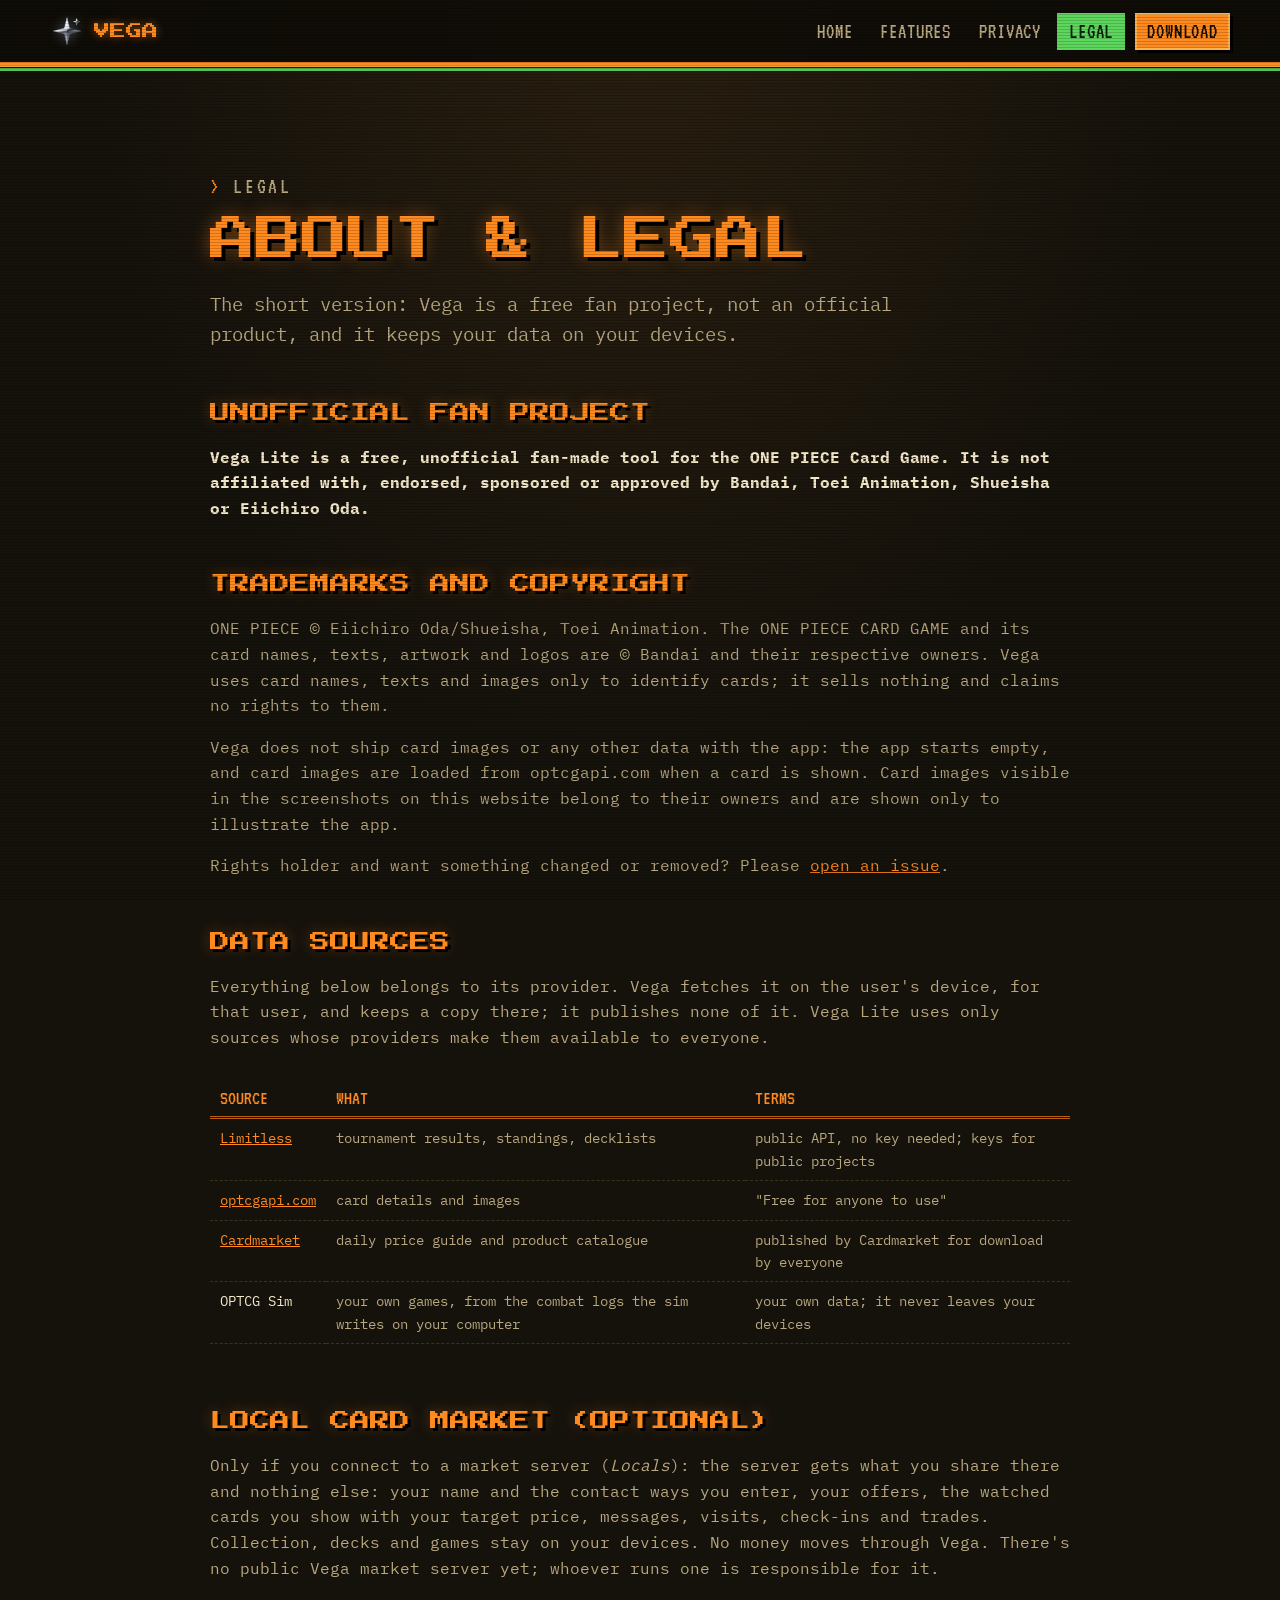
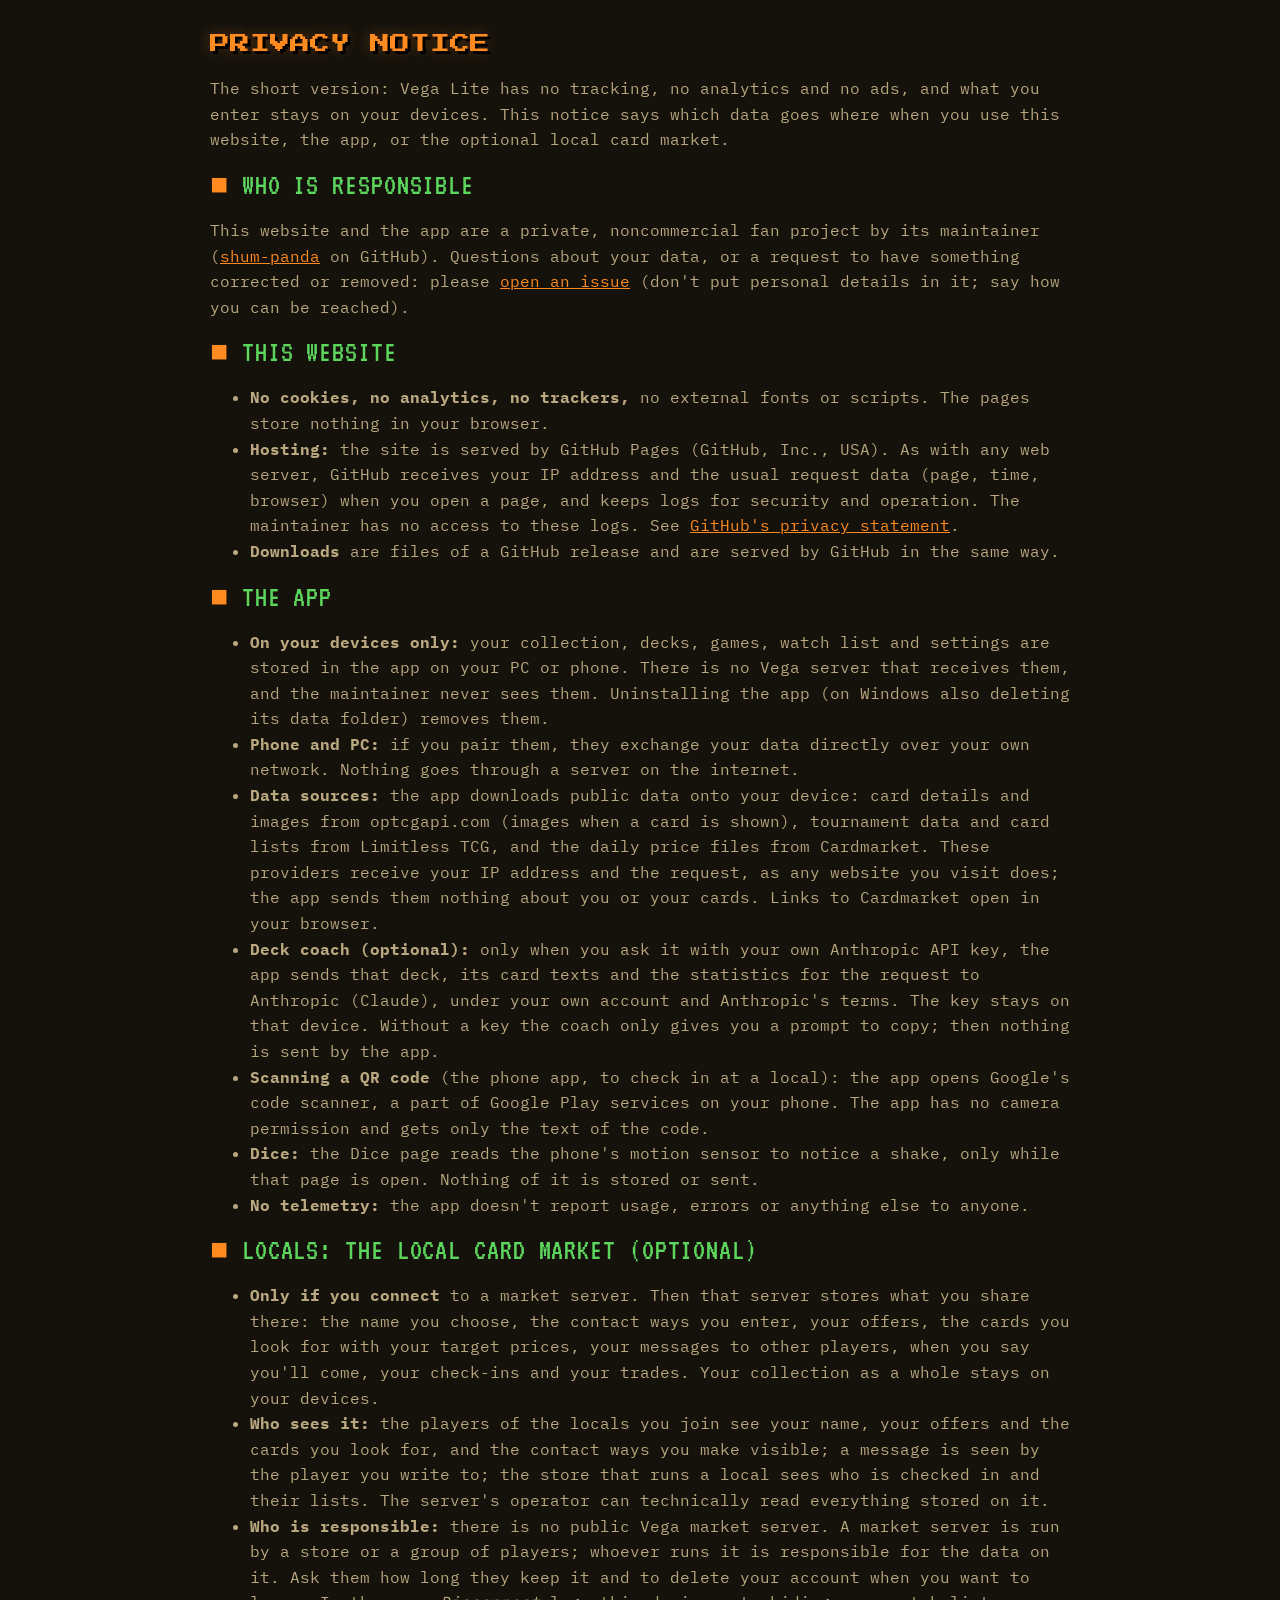
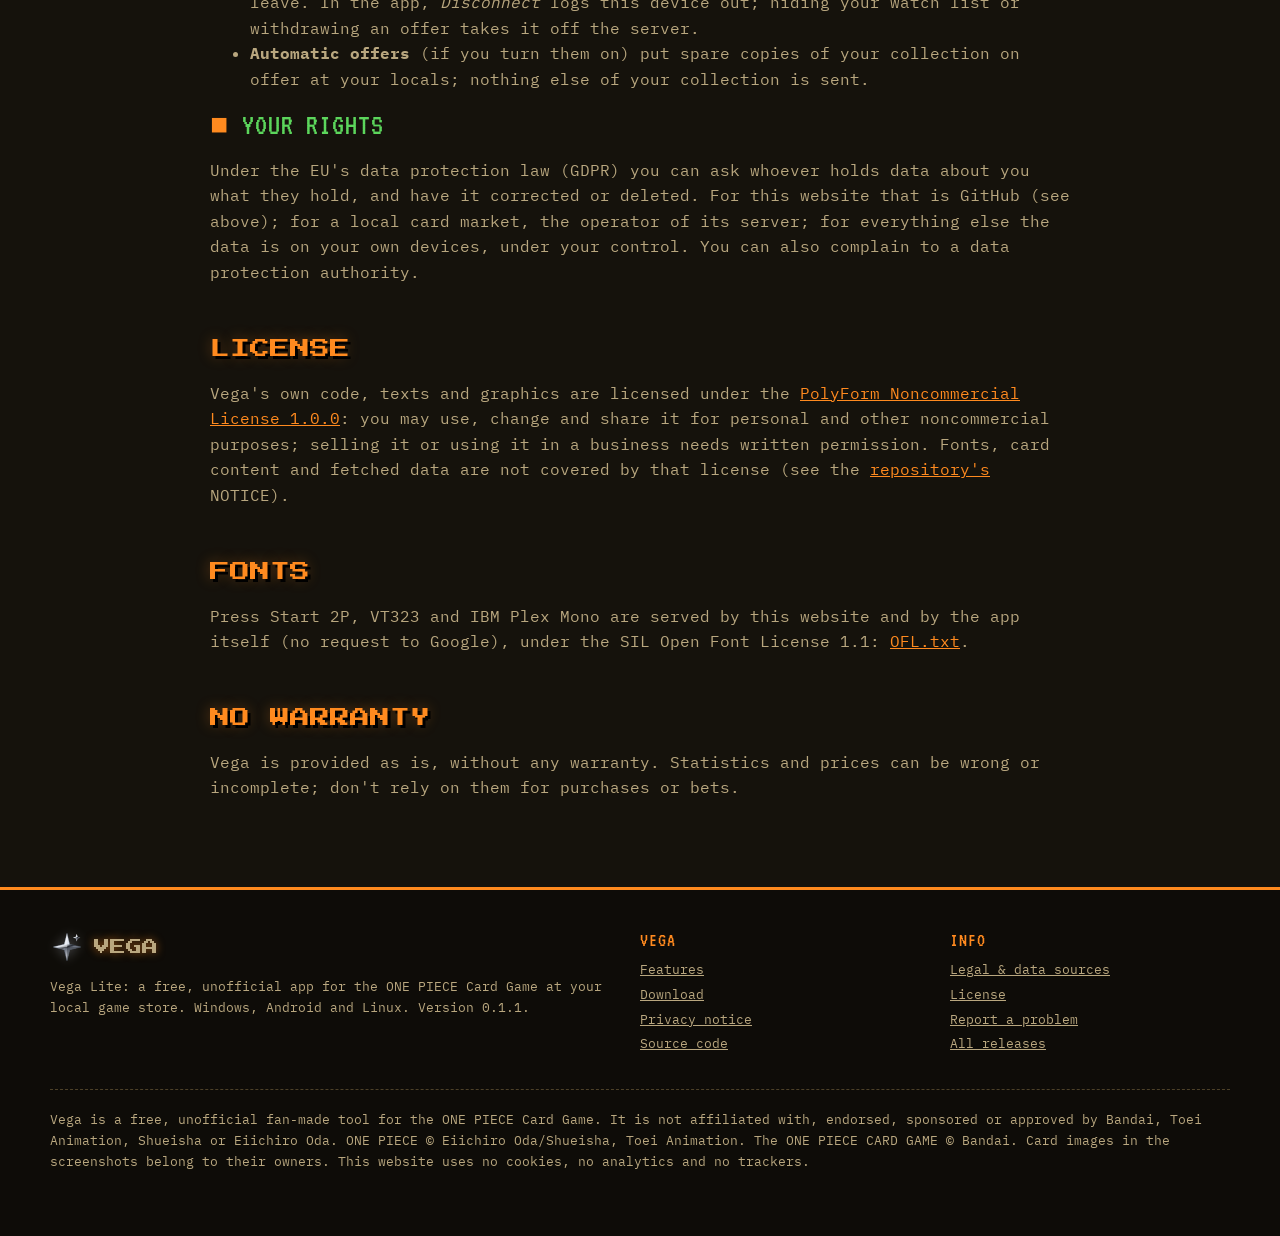
<file: docs/legal.html>
<!doctype html>
<html lang="en">
<head>
<meta charset="utf-8">
<meta name="viewport" content="width=device-width, initial-scale=1">
<title>Legal · Vega</title>
<meta name="description" content="Vega Lite is an unofficial fan project. Privacy notice, trademarks, data sources and their terms, license and fonts.">
<meta name="theme-color" content="#15120C">
<meta name="referrer" content="no-referrer">
<meta property="og:title" content="Legal · Vega">
<meta property="og:description" content="Vega Lite is an unofficial fan project. Privacy notice, trademarks, data sources and their terms, license and fonts.">
<meta property="og:image" content="assets/img/vega-512.png">
<link rel="icon" type="image/png" sizes="32x32" href="assets/img/vega-32.png">
<link rel="apple-touch-icon" href="assets/img/vega-192.png">
<link rel="stylesheet" href="assets/fonts/fonts.css">
<link rel="stylesheet" href="assets/style.css?v=6">
<script>document.documentElement.classList.add("js")</script>
</head>
<body>
<a class="skip" href="#main">Skip to content</a>
<header class="top">
  <div class="wrap">
    <a class="brand" href="index.html" aria-label="Vega home"><svg viewBox="0 0 32 32" aria-hidden="true" focusable="false"><defs><linearGradient id="chrome" gradientUnits="userSpaceOnUse" x1="12.1" y1="3" x2="19.9" y2="29"><stop offset="0" stop-color="#fff"/><stop offset=".4" stop-color="#d6deea"/><stop offset=".5" stop-color="#242830"/><stop offset=".55" stop-color="#808896"/><stop offset=".8" stop-color="#e2e6ee"/><stop offset="1" stop-color="#fff"/></linearGradient><linearGradient id="chromeSpark" gradientUnits="userSpaceOnUse" x1="24.09" y1="3.72" x2="26.19" y2="10.72"><stop offset="0" stop-color="#fff"/><stop offset=".4" stop-color="#d6deea"/><stop offset=".5" stop-color="#242830"/><stop offset=".55" stop-color="#808896"/><stop offset=".8" stop-color="#e2e6ee"/><stop offset="1" stop-color="#fff"/></linearGradient></defs><path d="M16 3 L18.57 13.43 L29 16 L18.57 18.57 L16 29 L13.43 18.57 L3 16 L13.43 13.43Z" fill="url(#chrome)" stroke="#5c687a" stroke-width=".4" stroke-linejoin="round"/><path d="M16 16 L16 3 L13.43 13.43Z M16 16 L3 16 L13.43 13.43Z" fill="#fff" fill-opacity="0.46"/><path d="M16 16 L16 3 L18.57 13.43Z M16 16 L3 16 L13.43 18.57Z" fill="#fff" fill-opacity="0.19"/><path d="M16 16 L29 16 L18.57 18.57Z M16 16 L16 29 L18.57 18.57Z" fill="#14161c" fill-opacity="0.46"/><path d="M16 16 L29 16 L18.57 13.43Z M16 16 L16 29 L13.43 18.57Z" fill="#14161c" fill-opacity="0.19"/><path d="M25.14 3.72 L25.98 6.37 L28.64 7.22 L25.98 8.06 L25.14 10.72 L24.29 8.06 L21.64 7.22 L24.29 6.37Z" fill="url(#chromeSpark)"/><path d="M25.14 7.22 L25.14 3.72 L24.29 6.37Z M25.14 7.22 L21.64 7.22 L24.29 6.37Z" fill="#fff" fill-opacity="0.46"/><path d="M25.14 7.22 L25.14 3.72 L25.98 6.37Z M25.14 7.22 L21.64 7.22 L24.29 8.06Z" fill="#fff" fill-opacity="0.19"/><path d="M25.14 7.22 L28.64 7.22 L25.98 8.06Z M25.14 7.22 L25.14 10.72 L25.98 8.06Z" fill="#14161c" fill-opacity="0.46"/><path d="M25.14 7.22 L28.64 7.22 L25.98 6.37Z M25.14 7.22 L25.14 10.72 L24.29 8.06Z" fill="#14161c" fill-opacity="0.19"/></svg><span>Vega</span></a>
    <button class="menu" type="button" aria-expanded="false" aria-controls="nav">Menu</button>
    <nav class="nav" id="nav" aria-label="Main"><a href="index.html">Home</a><a href="features.html">Features</a><a href="features.html#privacy">Privacy</a><a href="legal.html" aria-current="page">Legal</a><a class="cta" href="download.html">Download</a></nav>
  </div>
</header>
<main id="main">
<section class="pagehead">
  <div class="wrap legal">
    <p class="kicker">Legal</p>
    <h1>About &amp; legal</h1>
    <p class="lede">The short version: Vega is a free fan project, not an official product, and it keeps your data on your devices.</p>

    <h2 id="unofficial">Unofficial fan project</h2>
    <p><strong>Vega Lite is a free, unofficial fan-made tool for the ONE PIECE Card Game. It is not affiliated with, endorsed,
      sponsored or approved by Bandai, Toei Animation, Shueisha or Eiichiro Oda.</strong></p>

    <h2 id="trademarks">Trademarks and copyright</h2>
    <p>ONE PIECE &copy; Eiichiro Oda/Shueisha, Toei Animation. The ONE PIECE CARD GAME and its card names, texts, artwork and logos are
      &copy; Bandai and their respective owners. Vega uses card names, texts and images only to identify cards; it sells nothing and
      claims no rights to them.</p>
    <p>Vega does not ship card images or any other data with the app: the app starts empty, and card images are loaded from
      optcgapi.com when a card is shown. Card images visible in the screenshots on this
      website belong to their owners and are shown only to illustrate the app.</p>
    <p>Rights holder and want something changed or removed? Please <a href="https://github.com/shum-panda/local/issues" data-issues>open an issue</a>.</p>

    <h2 id="sources">Data sources</h2>
    <p>Everything below belongs to its provider. Vega fetches it on the user's device, for that user, and keeps a copy there; it
      publishes none of it. Vega Lite uses only sources whose providers make them available to everyone.</p>
    <div class="tablewrap"><table>
      <thead><tr><th>Source</th><th>What</th><th>Terms</th></tr></thead>
      <tbody>
        <tr><td><a href="https://play.limitlesstcg.com" rel="noopener">Limitless</a></td><td>tournament results, standings, decklists</td><td>public API, no key needed; keys for public projects</td></tr>
        <tr><td><a href="https://optcgapi.com" rel="noopener">optcgapi.com</a></td><td>card details and images</td><td>"Free for anyone to use"</td></tr>
        <tr><td><a href="https://www.cardmarket.com" rel="noopener">Cardmarket</a></td><td>daily price guide and product catalogue</td><td>published by Cardmarket for download by everyone</td></tr>
        <tr><td>OPTCG Sim</td><td>your own games, from the combat logs the sim writes on your computer</td><td>your own data; it never leaves your devices</td></tr>
      </tbody>
    </table></div>

    <h2 id="locals">Local card market (optional)</h2>
    <p>Only if you connect to a market server (<i>Locals</i>): the server gets what you share there and nothing else: your name and the
      contact ways you enter, your offers, the watched cards you show with your target price, messages, visits, check-ins and trades.
      Collection, decks and games stay on your devices. No money moves through Vega. There's no public Vega market server yet;
      whoever runs one is responsible for it.</p>

    <h2 id="privacy">Privacy notice</h2>
    <p>The short version: Vega Lite has no tracking, no analytics and no ads, and what you enter stays on your devices. This
      notice says which data goes where when you use this website, the app, or the optional local card market.</p>

    <h3 id="privacy-who">Who is responsible</h3>
    <p>This website and the app are a private, noncommercial fan project by its maintainer (<a href="https://github.com/shum-panda" rel="noopener">shum-panda</a> on GitHub).
      Questions about your data, or a request to have something corrected or removed: please
      <a href="https://github.com/shum-panda/local/issues" data-issues>open an issue</a> (don't put personal details in it; say how you can be reached).</p>

    <h3 id="privacy-site">This website</h3>
    <ul>
      <li><b>No cookies, no analytics, no trackers,</b> no external fonts or scripts. The pages store nothing in your browser.</li>
      <li><b>Hosting:</b> the site is served by GitHub Pages (GitHub, Inc., USA). As with any web server, GitHub receives your IP
        address and the usual request data (page, time, browser) when you open a page, and keeps logs for security and operation.
        The maintainer has no access to these logs. See <a href="https://docs.github.com/en/site-policy/privacy-policies/github-general-privacy-statement" rel="noopener">GitHub's privacy statement</a>.</li>
      <li><b>Downloads</b> are files of a GitHub release and are served by GitHub in the same way.</li>
    </ul>

    <h3 id="privacy-app">The app</h3>
    <ul>
      <li><b>On your devices only:</b> your collection, decks, games, watch list and settings are stored in the app on your PC or phone. There is
        no Vega server that receives them, and the maintainer never sees them. Uninstalling the app (on Windows also deleting its
        data folder) removes them.</li>
      <li><b>Phone and PC:</b> if you pair them, they exchange your data directly over your own network. Nothing goes through a
        server on the internet.</li>
      <li><b>Data sources:</b> the app downloads public data onto your device: card details and images from optcgapi.com (images
        when a card is shown), tournament data and card lists from Limitless TCG, and the daily price files from Cardmarket. These
        providers receive your IP address and the request, as any website you visit does; the app sends them nothing about you or
        your cards. Links to Cardmarket open in your browser.</li>
      <li><b>Deck coach (optional):</b> only when you ask it with your own Anthropic API key, the app sends that deck, its card texts
        and the statistics for the request to Anthropic (Claude), under your own account and Anthropic's terms. The key stays on
        that device. Without a key the coach only gives you a prompt to copy; then nothing is sent by the app.</li>
      <li><b>Scanning a QR code</b> (the phone app, to check in at a local): the app opens Google's code scanner, a part of
        Google Play services on your phone. The app has no camera permission and gets only the text of the code.</li>
      <li><b>Dice:</b> the Dice page reads the phone's motion sensor to notice a shake, only while that page is open. Nothing of it is
        stored or sent.</li>
      <li><b>No telemetry:</b> the app doesn't report usage, errors or anything else to anyone.</li>
    </ul>

    <h3 id="privacy-locals">Locals: the local card market (optional)</h3>
    <ul>
      <li><b>Only if you connect</b> to a market server. Then that server stores what you share there: the name you choose, the
        contact ways you enter, your offers, the cards you look for with your target prices, your messages to other players, when
        you say you'll come, your check-ins and your trades. Your collection as a whole stays on your devices.</li>
      <li><b>Who sees it:</b> the players of the locals you join see your name, your offers and the cards you look for, and the
        contact ways you make visible; a message is seen by the player you write to; the store that runs a local sees who is
        checked in and their lists. The server's operator can technically read everything stored on it.</li>
      <li><b>Who is responsible:</b> there is no public Vega market server. A market server is run by a store or a group of
        players; whoever runs it is responsible for the data on it. Ask them how long they keep it and to delete your account
        when you want to leave. In the app, <i>Disconnect</i> logs this device out; hiding your watch list or withdrawing an offer
        takes it off the server.</li>
      <li><b>Automatic offers</b> (if you turn them on) put spare copies of your collection on offer at your locals; nothing else
        of your collection is sent.</li>
    </ul>

    <h3 id="privacy-rights">Your rights</h3>
    <p>Under the EU's data protection law (GDPR) you can ask whoever holds data about you what they hold, and have it corrected or
      deleted. For this website that is GitHub (see above); for a local card market, the operator of its server; for everything
      else the data is on your own devices, under your control. You can also complain to a data protection authority.</p>

    <h2 id="license">License</h2>
    <p>Vega's own code, texts and graphics are licensed under the <a href="https://polyformproject.org/licenses/noncommercial/1.0.0/" rel="noopener">PolyForm Noncommercial License 1.0.0</a>:
      you may use, change and share it for personal and other noncommercial purposes; selling it or using it in a business needs
      written permission. Fonts, card content and fetched data are not covered by that license (see the
      <a href="https://github.com/shum-panda/local" data-repo>repository's</a> NOTICE).</p>

    <h2 id="fonts">Fonts</h2>
    <p>Press Start 2P, VT323 and IBM Plex Mono are served by this website and by the app itself (no request to Google), under the
      SIL Open Font License 1.1: <a href="assets/fonts/OFL.txt">OFL.txt</a>.</p>

    <h2 id="warranty">No warranty</h2>
    <p>Vega is provided as is, without any warranty. Statistics and prices can be wrong or incomplete; don't rely on them for purchases or bets.</p>
  </div>
</section>

</main>
<footer class="foot">
  <div class="wrap">
    <div class="foot-grid">
      <div>
        <a class="brand" href="index.html" aria-label="Vega home"><svg viewBox="0 0 32 32" aria-hidden="true" focusable="false"><defs><linearGradient id="chrome" gradientUnits="userSpaceOnUse" x1="12.1" y1="3" x2="19.9" y2="29"><stop offset="0" stop-color="#fff"/><stop offset=".4" stop-color="#d6deea"/><stop offset=".5" stop-color="#242830"/><stop offset=".55" stop-color="#808896"/><stop offset=".8" stop-color="#e2e6ee"/><stop offset="1" stop-color="#fff"/></linearGradient><linearGradient id="chromeSpark" gradientUnits="userSpaceOnUse" x1="24.09" y1="3.72" x2="26.19" y2="10.72"><stop offset="0" stop-color="#fff"/><stop offset=".4" stop-color="#d6deea"/><stop offset=".5" stop-color="#242830"/><stop offset=".55" stop-color="#808896"/><stop offset=".8" stop-color="#e2e6ee"/><stop offset="1" stop-color="#fff"/></linearGradient></defs><path d="M16 3 L18.57 13.43 L29 16 L18.57 18.57 L16 29 L13.43 18.57 L3 16 L13.43 13.43Z" fill="url(#chrome)" stroke="#5c687a" stroke-width=".4" stroke-linejoin="round"/><path d="M16 16 L16 3 L13.43 13.43Z M16 16 L3 16 L13.43 13.43Z" fill="#fff" fill-opacity="0.46"/><path d="M16 16 L16 3 L18.57 13.43Z M16 16 L3 16 L13.43 18.57Z" fill="#fff" fill-opacity="0.19"/><path d="M16 16 L29 16 L18.57 18.57Z M16 16 L16 29 L18.57 18.57Z" fill="#14161c" fill-opacity="0.46"/><path d="M16 16 L29 16 L18.57 13.43Z M16 16 L16 29 L13.43 18.57Z" fill="#14161c" fill-opacity="0.19"/><path d="M25.14 3.72 L25.98 6.37 L28.64 7.22 L25.98 8.06 L25.14 10.72 L24.29 8.06 L21.64 7.22 L24.29 6.37Z" fill="url(#chromeSpark)"/><path d="M25.14 7.22 L25.14 3.72 L24.29 6.37Z M25.14 7.22 L21.64 7.22 L24.29 6.37Z" fill="#fff" fill-opacity="0.46"/><path d="M25.14 7.22 L25.14 3.72 L25.98 6.37Z M25.14 7.22 L21.64 7.22 L24.29 8.06Z" fill="#fff" fill-opacity="0.19"/><path d="M25.14 7.22 L28.64 7.22 L25.98 8.06Z M25.14 7.22 L25.14 10.72 L25.98 8.06Z" fill="#14161c" fill-opacity="0.46"/><path d="M25.14 7.22 L28.64 7.22 L25.98 6.37Z M25.14 7.22 L25.14 10.72 L24.29 8.06Z" fill="#14161c" fill-opacity="0.19"/></svg><span>Vega</span></a>
        <p>Vega Lite: a free, unofficial app for the ONE PIECE Card Game at your local game store. Windows, Android and Linux.
        Version <span data-version>0.1.1</span>.</p>
      </div>
      <div>
        <h4>Vega</h4>
        <ul>
          <li><a href="features.html">Features</a></li>
          <li><a href="download.html">Download</a></li>
          <li><a href="legal.html#privacy">Privacy notice</a></li>
          <li><a href="#" data-repo>Source code</a></li>
        </ul>
      </div>
      <div>
        <h4>Info</h4>
        <ul>
          <li><a href="legal.html">Legal &amp; data sources</a></li>
          <li><a href="legal.html#license">License</a></li>
          <li><a href="#" data-issues>Report a problem</a></li>
          <li><a href="#" data-releases>All releases</a></li>
        </ul>
      </div>
    </div>
    <p class="disclaimer">Vega is a free, unofficial fan-made tool for the ONE PIECE Card Game. It is not affiliated with,
    endorsed, sponsored or approved by Bandai, Toei Animation, Shueisha or Eiichiro Oda.
    ONE PIECE &copy; Eiichiro Oda/Shueisha, Toei Animation. The ONE PIECE CARD GAME &copy; Bandai.
    Card images in the screenshots belong to their owners. This website uses no cookies, no analytics and no trackers.</p>
  </div>
</footer>
<script src="assets/downloads.js?v=6"></script>
<script src="assets/site.js?v=6"></script>
</body>
</html>
</file>
<file: docs/assets/fonts/fonts.css>
/* The app's fonts, served by the app itself (no request to Google): Press Start 2P, VT323 and IBM Plex Mono,
   all under the SIL Open Font License 1.1 (OFL.txt). Latin and Latin Extended only. */
@font-face {
  font-family: 'IBM Plex Mono';
  font-style: normal;
  font-weight: 400;
  font-display: swap;
  src: url(ibm-plex-mono-400-latin-ext.woff2) format('woff2');
  unicode-range: U+0100-02BA, U+02BD-02C5, U+02C7-02CC, U+02CE-02D7, U+02DD-02FF, U+0304, U+0308, U+0329, U+1D00-1DBF, U+1E00-1E9F, U+1EF2-1EFF, U+2020, U+20A0-20AB, U+20AD-20C4, U+2113, U+2C60-2C7F, U+A720-A7FF;
}
@font-face {
  font-family: 'IBM Plex Mono';
  font-style: normal;
  font-weight: 400;
  font-display: swap;
  src: url(ibm-plex-mono-400-latin.woff2) format('woff2');
  unicode-range: U+0000-00FF, U+0131, U+0152-0153, U+02BB-02BC, U+02C6, U+02DA, U+02DC, U+0304, U+0308, U+0329, U+2000-206F, U+20AC, U+2122, U+2191, U+2193, U+2212, U+2215, U+FEFF, U+FFFD;
}
@font-face {
  font-family: 'IBM Plex Mono';
  font-style: normal;
  font-weight: 600;
  font-display: swap;
  src: url(ibm-plex-mono-600-latin-ext.woff2) format('woff2');
  unicode-range: U+0100-02BA, U+02BD-02C5, U+02C7-02CC, U+02CE-02D7, U+02DD-02FF, U+0304, U+0308, U+0329, U+1D00-1DBF, U+1E00-1E9F, U+1EF2-1EFF, U+2020, U+20A0-20AB, U+20AD-20C4, U+2113, U+2C60-2C7F, U+A720-A7FF;
}
@font-face {
  font-family: 'IBM Plex Mono';
  font-style: normal;
  font-weight: 600;
  font-display: swap;
  src: url(ibm-plex-mono-600-latin.woff2) format('woff2');
  unicode-range: U+0000-00FF, U+0131, U+0152-0153, U+02BB-02BC, U+02C6, U+02DA, U+02DC, U+0304, U+0308, U+0329, U+2000-206F, U+20AC, U+2122, U+2191, U+2193, U+2212, U+2215, U+FEFF, U+FFFD;
}
@font-face {
  font-family: 'IBM Plex Mono';
  font-style: normal;
  font-weight: 700;
  font-display: swap;
  src: url(ibm-plex-mono-700-latin-ext.woff2) format('woff2');
  unicode-range: U+0100-02BA, U+02BD-02C5, U+02C7-02CC, U+02CE-02D7, U+02DD-02FF, U+0304, U+0308, U+0329, U+1D00-1DBF, U+1E00-1E9F, U+1EF2-1EFF, U+2020, U+20A0-20AB, U+20AD-20C4, U+2113, U+2C60-2C7F, U+A720-A7FF;
}
@font-face {
  font-family: 'IBM Plex Mono';
  font-style: normal;
  font-weight: 700;
  font-display: swap;
  src: url(ibm-plex-mono-700-latin.woff2) format('woff2');
  unicode-range: U+0000-00FF, U+0131, U+0152-0153, U+02BB-02BC, U+02C6, U+02DA, U+02DC, U+0304, U+0308, U+0329, U+2000-206F, U+20AC, U+2122, U+2191, U+2193, U+2212, U+2215, U+FEFF, U+FFFD;
}
@font-face {
  font-family: 'Press Start 2P';
  font-style: normal;
  font-weight: 400;
  font-display: swap;
  src: url(press-start-2p-400-latin-ext.woff2) format('woff2');
  unicode-range: U+0100-02BA, U+02BD-02C5, U+02C7-02CC, U+02CE-02D7, U+02DD-02FF, U+0304, U+0308, U+0329, U+1D00-1DBF, U+1E00-1E9F, U+1EF2-1EFF, U+2020, U+20A0-20AB, U+20AD-20C4, U+2113, U+2C60-2C7F, U+A720-A7FF;
}
@font-face {
  font-family: 'Press Start 2P';
  font-style: normal;
  font-weight: 400;
  font-display: swap;
  src: url(press-start-2p-400-latin.woff2) format('woff2');
  unicode-range: U+0000-00FF, U+0131, U+0152-0153, U+02BB-02BC, U+02C6, U+02DA, U+02DC, U+0304, U+0308, U+0329, U+2000-206F, U+20AC, U+2122, U+2191, U+2193, U+2212, U+2215, U+FEFF, U+FFFD;
}
@font-face {
  font-family: 'VT323';
  font-style: normal;
  font-weight: 400;
  font-display: swap;
  src: url(vt323-400-latin-ext.woff2) format('woff2');
  unicode-range: U+0100-02BA, U+02BD-02C5, U+02C7-02CC, U+02CE-02D7, U+02DD-02FF, U+0304, U+0308, U+0329, U+1D00-1DBF, U+1E00-1E9F, U+1EF2-1EFF, U+2020, U+20A0-20AB, U+20AD-20C4, U+2113, U+2C60-2C7F, U+A720-A7FF;
}
@font-face {
  font-family: 'VT323';
  font-style: normal;
  font-weight: 400;
  font-display: swap;
  src: url(vt323-400-latin.woff2) format('woff2');
  unicode-range: U+0000-00FF, U+0131, U+0152-0153, U+02BB-02BC, U+02C6, U+02DA, U+02DC, U+0304, U+0308, U+0329, U+2000-206F, U+20AC, U+2122, U+2191, U+2193, U+2212, U+2215, U+FEFF, U+FFFD;
}
</file>
<file: docs/assets/style.css>
/* Vega website – the app's own look (static/style.css, style "Vega", dark): warm CRT black, sunset orange, phosphor
   green, pixel fonts, hard offset shadows, scanlines. No external requests: fonts are served from ./fonts. */
:root {
  --sea: #15120C; --hull: #201B12; --hull-2: #2C2517; --hull-3: #1A160E; --well: #0E0C08; --sea-glow: #2A1F10;
  --line: #4D4128; --rule: #3A311F; --foam: #F4E7C9; --mist: #B9A77F; --faint: #8F8060;
  --rope: #FF8A1F; --rope-dim: #B75F12; --rope-hover: #FFA040; --amber: #FFB347;
  --green: #5CD65C; --green-dim: #2F7A34; --red: #E5482E; --bad: #FF6B4A;
  --on-green: #0B1A0B; --on-rope: #1B0E02; --shadow-c: #000; --scan: rgba(0,0,0,.16);
  --shadow: 4px 4px 0 var(--shadow-c); --shadow-l: 8px 8px 0 var(--shadow-c);
  --pixel: "Press Start 2P", "Courier New", monospace;
  --head: "VT323", "Courier New", monospace;
  --body: "IBM Plex Mono", Consolas, monospace;
  --wrap: 1180px;
  color-scheme: dark;
}
* { box-sizing: border-box; }
html { scroll-behavior: smooth; scroll-padding-top: 80px; }
html, body { margin: 0; background: var(--sea); color: var(--foam); font: 16px/1.6 var(--body); }
body { background: radial-gradient(ellipse at 50% 0%, var(--sea-glow) 0%, var(--sea) 60%) fixed; overflow-x: hidden; }
body::after { content: ""; position: fixed; inset: 0; pointer-events: none; z-index: 100;
  background: repeating-linear-gradient(to bottom, rgba(0,0,0,0) 0 2px, var(--scan) 2px 3px); }
img { max-width: 100%; display: block; }
a { color: var(--rope); }
a:hover { color: var(--rope-hover); }
::selection { background: var(--green); color: var(--on-green); }
:focus-visible { outline: 2px dashed var(--green); outline-offset: 3px; }
.wrap { width: min(var(--wrap), 100% - 40px); margin: 0 auto; }
.skip { position: absolute; left: -999px; top: 8px; z-index: 200; background: var(--green); color: var(--on-green); padding: 6px 12px; }
.skip:focus { left: 8px; }

/* ------------------------------------------------------------------ header */
.top { position: sticky; top: 0; z-index: 50; background: rgba(14,12,8,.86); backdrop-filter: blur(8px);
  border-bottom: 3px solid var(--rope); }
.top::after { content: ""; position: absolute; left: 0; right: 0; bottom: -9px; height: 6px;
  background: linear-gradient(to bottom, var(--amber) 0 2px, transparent 2px 3px, var(--green) 3px 5px); opacity: .9; }
.top .wrap { display: flex; align-items: center; gap: 18px; height: 62px; }
.brand { display: flex; align-items: center; gap: 10px; text-decoration: none; color: var(--rope);
  font: 16px/1 var(--pixel); text-transform: uppercase; text-shadow: 0 0 8px rgba(255,138,31,.55); }
.brand:hover { color: var(--rope-hover); }
.brand svg { width: 34px; height: 34px; filter: drop-shadow(0 0 6px rgba(214,222,234,.35)); transition: transform .5s cubic-bezier(.2,.9,.3,1.4); }
.brand:hover svg { transform: perspective(200px) rotateY(180deg) scale(1.1); }
/* comes in once from far away; it turns only while you point at it */
.brand svg { animation: brandIn 1s cubic-bezier(.2,.8,.3,1.2) .2s backwards; }
@keyframes brandIn { from { transform: scale(0); opacity: 0; filter: blur(3px); } }
.nav { display: flex; gap: 4px; margin-left: auto; align-items: center; }
.nav a { color: var(--mist); text-decoration: none; font: 21px/1 var(--head); text-transform: uppercase; letter-spacing: .04em;
  padding: 6px 10px; border: 2px solid transparent; }
.nav a:hover { color: var(--green); border-color: var(--green-dim); }
.nav a[aria-current="page"] { color: var(--on-green); background: var(--green); border-color: var(--green); }
.nav a.cta { color: var(--on-rope); background: var(--rope); border-color: var(--amber); box-shadow: 3px 3px 0 var(--shadow-c); margin-left: 6px; }
.nav a.cta:hover { background: var(--rope-hover); }
.menu { display: none; margin-left: auto; background: none; border: 2px solid var(--line); color: var(--foam); font: 20px/1 var(--head);
  padding: 6px 10px; cursor: pointer; text-transform: uppercase; }
@media (max-width: 860px) {
  .menu { display: block; }
  .nav { display: none; position: absolute; top: 65px; left: 0; right: 0; flex-direction: column; align-items: stretch;
    background: var(--well); border-bottom: 3px solid var(--rope); padding: 10px 20px 16px; }
  .nav.open { display: flex; }
  .nav a { font-size: 24px; padding: 10px; }
  .nav a.cta { margin: 8px 0 0; text-align: center; }
}

/* ------------------------------------------------------------------ type */
h1, .h1 { font: clamp(22px, 4.2vw, 46px)/1.3 var(--pixel); margin: 0 0 18px; color: var(--rope); text-transform: uppercase;
  text-shadow: 4px 4px 0 var(--shadow-c), 0 0 18px rgba(255,138,31,.45); }
h2 { font: clamp(17px, 2.6vw, 30px)/1.35 var(--pixel); margin: 0 0 18px; color: var(--rope); text-transform: uppercase;
  text-shadow: 3px 3px 0 var(--shadow-c), 0 0 14px rgba(255,138,31,.35); }
h3 { font: 30px/1.1 var(--head); margin: 0 0 8px; color: var(--green); text-transform: uppercase; letter-spacing: .03em; }
h3::before { content: "■ "; color: var(--rope); }
.kicker { font: 22px/1 var(--head); color: var(--green); text-transform: uppercase; letter-spacing: .12em; margin: 0 0 14px; display: inline-block; }
.kicker::before { content: "> "; color: var(--rope); }
.lede { color: var(--mist); font-size: clamp(16px, 1.6vw, 19px); max-width: 62ch; margin: 0 0 24px; }
.muted { color: var(--mist); }
.small { font-size: 13px; }
.hl { color: var(--green); }
.or { color: var(--rope); }
code, kbd { font-family: var(--body); background: var(--well); border: 1px solid var(--line); padding: 1px 6px; color: var(--green); }

/* ------------------------------------------------------------------ buttons */
.btn { display: inline-flex; align-items: center; gap: 10px; background: var(--hull-2); border: 2px solid var(--foam); padding: 10px 20px;
  color: var(--foam); text-decoration: none; cursor: pointer; font: 24px/1.1 var(--head); text-transform: uppercase; letter-spacing: .04em;
  box-shadow: var(--shadow); transition: transform .06s, box-shadow .06s, background .2s; }
.btn:hover { border-color: var(--green); color: var(--green); }
.btn:active { transform: translate(4px, 4px); box-shadow: 0 0 0 var(--shadow-c); }
.btn.primary { background: var(--rope); color: var(--on-rope); border-color: var(--amber); }
.btn.primary:hover { background: var(--rope-hover); color: var(--on-rope); }
.btn.ghost { background: transparent; box-shadow: none; border-color: var(--line); }
.btn svg { width: 22px; height: 22px; flex: none; }
.btn small { font: 13px/1 var(--body); text-transform: none; letter-spacing: 0; opacity: .8; }
.btns { display: flex; flex-wrap: wrap; gap: 16px; align-items: center; }

/* ------------------------------------------------------------------ hero */
.hero { position: relative; min-height: calc(100svh - 62px); display: grid; place-items: center; text-align: center; overflow: hidden;
  padding: 40px 0 80px; }
#sky { position: absolute; inset: 0; width: 100%; height: 100%; z-index: 0; }
.hero .wrap { position: relative; z-index: 1; }
.hero-star { width: clamp(150px, 26vmin, 260px); aspect-ratio: 1; margin: 0 auto 26px; position: relative;
  transform: translateY(calc(var(--p, 0) * -90px)) scale(calc(1 - var(--p, 0) * .35)) rotateY(calc(var(--p, 0) * 60deg));
  opacity: calc(1 - var(--p, 0) * 1.1); will-change: transform; }
.hero-star svg { width: 100%; height: 100%; overflow: visible; filter: drop-shadow(0 0 30px rgba(214,222,234,.25)); cursor: grab; }
/* the home page's star arrives as a shooting star (site.js draws the flight on canvas.flight); until it lands the
   SVG waits invisibly, then it takes over with a short flash. Spinning it is site.js too (a push with the pointer) */
.js .hero .hero-star svg { opacity: 0; }
.js .hero .hero-star.here svg { opacity: 1; animation: arrive .7s ease-out; }
@keyframes arrive { from { filter: drop-shadow(0 0 60px rgba(255,255,255,.85)); } }
canvas.flight { position: fixed; inset: 0; width: 100vw; height: 100vh; z-index: 250; pointer-events: none; }
.hero-star::after { content: ""; position: absolute; inset: -40%; z-index: -1; border-radius: 50%;
  background: radial-gradient(circle, rgba(255,138,31,.22) 0%, rgba(255,138,31,.06) 40%, transparent 65%); animation: pulse 5s ease-in-out infinite; }
.gleam { animation: gleam 5s ease-in-out 1.2s infinite; }
@keyframes gleam { 0% { transform: translate(-2.2px, -2.2px); } 22%, 100% { transform: translate(2.2px, 2.2px); } }
@keyframes pulse { 50% { opacity: .55; transform: scale(.92); } }
.hero h1 { font-size: clamp(34px, 8vw, 92px); letter-spacing: .04em; margin-bottom: 8px; }
.hero h1 span { display: inline-block; animation: drop .7s cubic-bezier(.2,.9,.3,1.3) backwards; }
.hero h1 span:nth-child(2) { animation-delay: .08s; } .hero h1 span:nth-child(3) { animation-delay: .16s; } .hero h1 span:nth-child(4) { animation-delay: .24s; }
@keyframes drop { from { transform: translateY(-60px); opacity: 0; } }
.tagline { font: clamp(26px, 3.4vw, 40px)/1.15 var(--head); color: var(--foam); margin: 0 auto 14px; max-width: 26ch; text-transform: uppercase; }
.tagline .typed { color: var(--green); }
.cursor { display: inline-block; width: .55em; height: .9em; background: var(--green); vertical-align: -.08em; margin-left: 2px; animation: blink 1s steps(2) infinite; }
@keyframes blink { 50% { opacity: 0; } }
.hero .lede { margin: 0 auto 30px; }
.hero .btns { justify-content: center; }
.hero .fine { margin-top: 18px; font-size: 13px; color: var(--faint); }
.scrollhint { position: absolute; left: 50%; bottom: 18px; transform: translateX(-50%); z-index: 1; color: var(--mist);
  font: 18px/1 var(--head); text-transform: uppercase; letter-spacing: .1em; text-align: center; opacity: calc(1 - var(--p, 0) * 4); }
.scrollhint i { display: block; width: 14px; height: 14px; margin: 6px auto 0; border-right: 3px solid var(--rope); border-bottom: 3px solid var(--rope);
  transform: rotate(45deg); animation: nudge 1.4s ease-in-out infinite; }
@keyframes nudge { 50% { transform: translateY(6px) rotate(45deg); } }

/* the rainbow rule of the app's logo */
.rule { height: 12px; margin: 0; border: 0;
  background: linear-gradient(to bottom, var(--rope) 0 3px, transparent 3px 4.5px, var(--amber) 4.5px 7.5px, transparent 7.5px 9px, var(--green) 9px 12px); }
.rule.grow { transform-origin: left; transform: scaleX(var(--g, 0)); }

/* ------------------------------------------------------------------ sections */
section { position: relative; }
.band { padding: clamp(70px, 11vw, 140px) 0; }
.center { text-align: center; }
.center .lede { margin-left: auto; margin-right: auto; }
.panel { background: var(--hull); border: 2px solid var(--line); box-shadow: var(--shadow); padding: 22px; }

/* big statement lines that light up word by word while scrolling */
.statement { font: clamp(30px, 5vw, 64px)/1.08 var(--head); text-transform: uppercase; max-width: 22ch; margin: 0 auto; text-align: center; }
.statement .w { color: var(--line); transition: color .4s; }
.statement .w.on { color: var(--foam); }
.statement .w.on.hl { color: var(--green); }
.statement .w.on.or { color: var(--rope); }

/* counters */
.counters { display: grid; grid-template-columns: repeat(auto-fit, minmax(190px, 1fr)); gap: 18px; margin-top: 50px; }
.stat { background: var(--well); border: 2px solid var(--green-dim); padding: 18px 20px; box-shadow: var(--shadow); }
.stat b { display: block; font: clamp(40px, 5vw, 60px)/1 var(--head); color: var(--green); text-shadow: 0 0 12px rgba(92,214,92,.35); font-variant-numeric: tabular-nums; }
.stat span { display: block; font-size: 13px; text-transform: uppercase; letter-spacing: .06em; color: var(--mist); margin-top: 6px; }

/* ------------------------------------------------------------------ device frames */
.device { position: relative; }
.laptop { background: var(--well); border: 3px solid var(--line); box-shadow: var(--shadow-l); }
.laptop::before { content: "● ● ●"; display: block; padding: 4px 10px; font: 11px/1.4 var(--body); letter-spacing: 3px; color: var(--rope);
  background: var(--hull-2); border-bottom: 2px solid var(--line); }
.laptop .title { position: absolute; top: 3px; left: 0; right: 0; text-align: center; font: 16px/1.2 var(--head); color: var(--mist); text-transform: uppercase; pointer-events: none; }
.screen { position: relative; overflow: hidden; background: var(--sea); }
.laptop .screen { aspect-ratio: 13 / 9; }
.screen img { width: 100%; height: 100%; object-fit: cover; object-position: top left; }
.phone { width: min(300px, 70vw); border: 10px solid #0a0907; border-radius: 34px; background: #0a0907; overflow: hidden;
  box-shadow: 0 0 0 3px var(--line), var(--shadow-l); position: relative; }
.phone::before { content: ""; position: absolute; top: 8px; left: 50%; width: 70px; height: 18px; margin-left: -35px; background: #0a0907;
  border-radius: 10px; z-index: 2; }
.phone .screen { aspect-ratio: 390 / 844; border-radius: 24px; }
.screen img.layer { position: absolute; inset: 0; opacity: 0; transition: opacity .6s ease; }
.screen img.layer.on { opacity: 1; }
.duo { position: relative; padding-right: 110px; }
.duo .phone { position: absolute; right: 0; bottom: -40px; width: min(230px, 32%); }
@media (max-width: 700px) {
  .duo { padding-right: 0; padding-bottom: 60px; }
  .duo .phone { width: 42%; right: -6px; bottom: -10px; border-width: 6px; border-radius: 22px; }
  .duo .phone .screen { border-radius: 16px; }
  .duo .phone::before { display: none; }
}

/* scale-in while it scrolls into view: --s is set by site.js (0 → 1) */
.zoom { transform: perspective(1400px) rotateX(calc((1 - var(--s, 1)) * 18deg)) scale(calc(.82 + var(--s, 1) * .18));
  opacity: calc(.3 + var(--s, 1) * .7); transform-origin: 50% 100%; will-change: transform; }
.para { transform: translateY(calc(var(--y, 0) * 1px)); will-change: transform; }

/* ------------------------------------------------------------------ the sticky tour on the landing page */
.tour { position: relative; }
.tour-grid { display: grid; grid-template-columns: minmax(0, 5fr) minmax(0, 7fr); gap: 50px; }
.tour-steps .step { min-height: 78vh; display: flex; flex-direction: column; justify-content: center; opacity: .25; transition: opacity .5s; }
.tour-steps .step.on { opacity: 1; }
.tour-steps .step:first-child { min-height: 60vh; }
.tour-stage { position: sticky; top: 90px; height: calc(100vh - 120px); display: flex; align-items: center; }
.tour-stage .device { width: 100%; }
.tour-mobileshot { display: none; }
.step ul { padding-left: 0; list-style: none; margin: 10px 0 0; }
.step li { padding-left: 22px; position: relative; margin: 6px 0; color: var(--mist); }
.step li::before { content: "▸"; position: absolute; left: 0; color: var(--green); }
.step .more { font: 20px/1 var(--head); text-transform: uppercase; letter-spacing: .05em; margin-top: 14px; display: inline-block; }
@media (max-width: 900px) {
  .tour-grid { grid-template-columns: 1fr; }
  .tour-stage { display: none; }
  .tour-steps .step { min-height: 0; opacity: 1; padding: 30px 0; }
  .tour-mobileshot { display: block; margin-top: 22px; }
}

/* ------------------------------------------------------------------ feature cards */
.cards { display: grid; grid-template-columns: repeat(auto-fit, minmax(260px, 1fr)); gap: 22px; margin-top: 40px; }
.fcard { display: block; background: var(--hull); border: 2px solid var(--line); box-shadow: var(--shadow); padding: 22px; text-decoration: none; color: var(--foam);
  transition: transform .25s cubic-bezier(.2,.9,.3,1.3), border-color .2s, box-shadow .25s; position: relative; overflow: hidden; }
.fcard:hover { transform: translate(-3px, -3px); box-shadow: 7px 7px 0 var(--shadow-c); border-color: var(--green); color: var(--foam); }
.fcard .ico { width: 40px; height: 40px; color: var(--rope); margin-bottom: 12px; }
.fcard h3 { font-size: 26px; }
.fcard p { margin: 0; color: var(--mist); font-size: 14px; }
.fcard::after { content: "→"; position: absolute; right: 16px; top: 14px; font: 26px/1 var(--head); color: var(--line); transition: color .2s, transform .2s; }
.fcard:hover::after { color: var(--green); transform: translateX(4px); }

/* ------------------------------------------------------------------ feature pages: alternating rows */
.feature { padding: clamp(60px, 9vw, 120px) 0; border-top: 1px dashed var(--rule); }
.feature-grid { display: grid; grid-template-columns: minmax(0, 5fr) minmax(0, 7fr); gap: clamp(30px, 5vw, 70px); align-items: center; }
.feature:nth-of-type(even) .feature-grid { grid-template-columns: minmax(0, 7fr) minmax(0, 5fr); }
.feature:nth-of-type(even) .feature-text { order: 2; }
.feature-text ul { padding: 0; list-style: none; margin: 18px 0 0; }
.feature-text li { padding-left: 24px; position: relative; margin: 10px 0; color: var(--mist); }
.feature-text li b { color: var(--foam); font-weight: 600; }
.feature-text li::before { content: "▸"; position: absolute; left: 0; color: var(--green); }
.feature-media { display: grid; gap: 26px; }
.gallery { display: grid; grid-template-columns: repeat(auto-fit, minmax(240px, 1fr)); gap: 26px; margin-top: 40px; align-items: start; }
.gallery figure { margin: 0; }
.gallery figcaption, .feature-media figcaption { font: 18px/1.2 var(--head); color: var(--mist); text-transform: uppercase; margin-top: 12px; letter-spacing: .04em; }
.gallery .phone { margin: 0 auto; }
@media (max-width: 900px) {
  .feature-grid, .feature:nth-of-type(even) .feature-grid { grid-template-columns: 1fr; }
  .feature:nth-of-type(even) .feature-text { order: 0; }
}
.toc { display: flex; flex-wrap: wrap; gap: 8px; margin: 26px 0 0; }
.toc a { font: 20px/1 var(--head); text-transform: uppercase; text-decoration: none; color: var(--mist); border: 2px solid var(--line); padding: 7px 12px; background: var(--well); }
.toc a:hover { color: var(--green); border-color: var(--green); }
.pagehead { padding: clamp(60px, 9vw, 110px) 0 30px; }
.chips { display: flex; flex-wrap: wrap; gap: 8px; margin-top: 18px; }
.chip { font: 18px/1 var(--head); text-transform: uppercase; color: var(--green); border: 2px solid var(--green-dim); padding: 5px 10px; background: var(--well); }
.chip.or { color: var(--rope); border-color: var(--rope-dim); }

/* ------------------------------------------------------------------ the Locals mock (HTML/CSS, no live data) */
.mock { background: var(--well); border: 3px solid var(--line); box-shadow: var(--shadow-l); padding: 18px; font-size: 14px; }
.mock-head { display: flex; justify-content: space-between; align-items: baseline; gap: 10px; flex-wrap: wrap; border-bottom: 3px double var(--rope-dim); padding-bottom: 10px; margin-bottom: 14px; }
.mock-head b { font: 26px/1 var(--head); color: var(--green); text-transform: uppercase; }
.mock-row { display: grid; grid-template-columns: 34px minmax(0, 1fr) auto; gap: 12px; align-items: center; padding: 8px 0; border-bottom: 1px dashed var(--rule); }
.mock-row:last-child { border-bottom: 0; }
.mock-card { width: 34px; height: 47px; border: 2px solid var(--line); background: linear-gradient(160deg, var(--c1, #3FA36A), var(--c2, #1A160E)); position: relative; }
.mock-card::after { content: ""; position: absolute; inset: 5px 5px auto; height: 12px; background: rgba(255,255,255,.25); }
.mock-row .who { color: var(--mist); font-size: 12px; }
.mock-row .price { font: 24px/1 var(--head); color: var(--green); text-align: right; }
.mock h4 { font: 20px/1 var(--head); color: var(--rope); text-transform: uppercase; margin: 16px 0 6px; letter-spacing: .04em; }
.mock h4:first-of-type { margin-top: 0; }
.tag { display: inline-block; font: 15px/1 var(--head); text-transform: uppercase; padding: 3px 6px; border: 1px solid var(--line); color: var(--mist); margin-left: 6px; }
.tag.g { color: var(--green); border-color: var(--green-dim); }
.tag.o { color: var(--rope); border-color: var(--rope-dim); }
.trade { display: grid; grid-template-columns: 1fr auto 1fr; gap: 12px; align-items: center; background: var(--hull); border: 2px solid var(--green-dim); padding: 14px; }
.trade .side { display: flex; gap: 6px; flex-wrap: wrap; }
.trade .arrow { font: 34px/1 var(--head); color: var(--rope); }
.trade .sum { grid-column: 1 / -1; font-size: 13px; color: var(--mist); border-top: 1px dashed var(--rule); padding-top: 10px; }
.trade .sum b { color: var(--green); }
.chat { display: grid; gap: 8px; }
.msg { max-width: 82%; padding: 8px 12px; border: 2px solid var(--line); background: var(--hull); font-size: 13px; }
.msg.me { justify-self: end; border-color: var(--green-dim); background: rgba(92,214,92,.08); }
.msg small { display: block; color: var(--faint); font-size: 11px; }
.code { font: clamp(22px, 2.6vw, 34px)/1 var(--pixel); color: var(--green); letter-spacing: .08em; overflow-wrap: anywhere; text-align: center; padding: 22px 10px; border: 3px dashed var(--green-dim);
  background: var(--well); text-shadow: 0 0 14px rgba(92,214,92,.45); }
.mockgrid { display: grid; grid-template-columns: repeat(auto-fit, minmax(280px, 1fr)); gap: 22px; }

/* ------------------------------------------------------------------ sync diagram */
.sync { display: grid; grid-template-columns: 1fr minmax(120px, 1.2fr) 1fr; align-items: center; gap: 10px; max-width: 760px; margin: 40px auto 0; }
.sync .node { text-align: center; }
.sync .node svg { width: 90px; height: 90px; color: var(--foam); }
.sync .node b { display: block; font: 24px/1 var(--head); text-transform: uppercase; color: var(--rope); margin-top: 8px; }
.sync .node span { font-size: 12px; color: var(--mist); }
.wire { position: relative; height: 40px; }
.wire::before { content: ""; position: absolute; left: 0; right: 0; top: 50%; border-top: 3px dashed var(--line); }
.wire i { position: absolute; top: 50%; width: 12px; height: 12px; margin-top: -6px; background: var(--green); box-shadow: 0 0 10px var(--green); animation: packet 2.4s linear infinite; }
.wire i:nth-child(2) { background: var(--rope); box-shadow: 0 0 10px var(--rope); animation-direction: reverse; animation-delay: -1.2s; }
@keyframes packet { from { left: 0; } to { left: calc(100% - 12px); } }
.wire em { position: absolute; left: 0; right: 0; top: -14px; text-align: center; font: 16px/1 var(--head); color: var(--mist); text-transform: uppercase; font-style: normal; }

/* privacy grid */
.pgrid { display: grid; grid-template-columns: repeat(auto-fit, minmax(220px, 1fr)); gap: 18px; margin-top: 40px; }
.pitem { border: 2px solid var(--line); background: var(--well); padding: 18px; }
.pitem b { display: block; font: 34px/1 var(--head); color: var(--green); text-transform: uppercase; }
.pitem span { color: var(--mist); font-size: 14px; }

/* ------------------------------------------------------------------ download */
.dl-grid { display: grid; grid-template-columns: repeat(auto-fit, minmax(300px, 1fr)); gap: 26px; margin-top: 40px; }
.dl { background: var(--hull); border: 2px solid var(--line); box-shadow: var(--shadow-l); padding: 26px; display: flex; flex-direction: column; gap: 14px; }
.dl header { display: flex; align-items: center; gap: 14px; }
.dl header svg { width: 46px; height: 46px; color: var(--rope); flex: none; }
.dl h2 { margin: 0; font-size: clamp(17px, 2vw, 22px); }
.dl .meta { color: var(--mist); font-size: 13px; }
.dl ol { margin: 0; padding-left: 22px; color: var(--mist); font-size: 14px; }
.dl ol li { margin: 6px 0; }
.dl ol b { color: var(--foam); }
.dl .alt { font-size: 13px; color: var(--mist); }
.dl .btn { align-self: flex-start; }
.note { border-left: 4px solid var(--rope); background: var(--well); padding: 14px 18px; color: var(--mist); font-size: 14px; margin-top: 30px; }
.note b { color: var(--foam); }

/* ------------------------------------------------------------------ legal */
.legal { max-width: 860px; }
.legal h2 { margin-top: 50px; font-size: clamp(15px, 2vw, 20px); }
.legal p, .legal li { color: var(--mist); }
.legal strong { color: var(--foam); }
.legal table { width: 100%; border-collapse: collapse; font-size: 14px; margin: 14px 0; }
.legal th { text-align: left; font: 20px var(--head); color: var(--rope); text-transform: uppercase; padding: 8px 10px; border-bottom: 3px double var(--rope-dim); }
.legal td { padding: 8px 10px; border-bottom: 1px dashed var(--rule); vertical-align: top; color: var(--mist); }
.legal td:first-child { color: var(--foam); white-space: nowrap; }
.tablewrap { overflow-x: auto; }
.riot { border: 2px solid var(--green-dim); background: var(--well); padding: 16px 18px; color: var(--foam) !important; }

/* ------------------------------------------------------------------ footer */
.foot { border-top: 3px solid var(--rope); background: var(--well); padding: 40px 0 50px; margin-top: 40px; font-size: 13px; color: var(--mist); }
.foot-grid { display: grid; grid-template-columns: minmax(0, 2fr) repeat(2, minmax(0, 1fr)); gap: 30px; }
.foot h4 { font: 20px/1 var(--head); color: var(--rope); text-transform: uppercase; margin: 0 0 10px; letter-spacing: .05em; }
.foot ul { list-style: none; padding: 0; margin: 0; }
.foot li { margin: 4px 0; }
.foot a { color: var(--mist); }
.foot a:hover { color: var(--green); }
.foot .disclaimer { border-top: 1px dashed var(--line); margin-top: 30px; padding-top: 20px; line-height: 1.6; }
@media (max-width: 760px) { .foot-grid { grid-template-columns: 1fr 1fr; } .foot-grid > :first-child { grid-column: 1 / -1; } }

/* ------------------------------------------------------------------ reveal on scroll (site.js adds .in) */
.js .rv { opacity: 0; transform: translateY(40px); transition: opacity .9s cubic-bezier(.2,.7,.2,1), transform .9s cubic-bezier(.2,.7,.2,1); }
.js .rv.in { opacity: 1; transform: none; }
.js .rv.d1 { transition-delay: .1s; } .js .rv.d2 { transition-delay: .2s; } .js .rv.d3 { transition-delay: .3s; } .js .rv.d4 { transition-delay: .4s; }
.js .rv.pop { transform: scale(.9); }
.js .rv.pop.in { transform: none; }


@media (prefers-reduced-motion: reduce) {
  html { scroll-behavior: auto; }
  /* only the big moves go: tilt/zoom, parallax, the hero star following the scroll */
  .zoom, .para { transform: none !important; opacity: 1 !important; }
  .hero-star { transform: none !important; }
}

@media (max-width: 600px) {
  .counters { grid-template-columns: 1fr 1fr; gap: 12px; }
  .stat { padding: 12px; }
  .stat span { font-size: 11px; }
  .pgrid { grid-template-columns: 1fr 1fr; gap: 12px; }
  .pitem b { font-size: 26px; }
  .gallery { grid-template-columns: 1fr 1fr; gap: 14px; }
  .gallery .phone { width: 100%; border-width: 6px; border-radius: 20px; }
  .gallery .phone .screen { border-radius: 14px; }
  .gallery .phone::before { display: none; }
  .gallery figure:nth-child(3) { display: none; }
  .sync .node svg { width: 60px; height: 60px; }
}

/* ------------------------------------------------------------------ download: the two editions */
.dl h3 { margin: 0; font-size: clamp(17px, 2vw, 22px); }
section[aria-labelledby="lite-h"] > .wrap > h2, section[aria-labelledby="full-h"] > .wrap > h2 { margin-top: 10px; }
.compare { width: 100%; border-collapse: collapse; margin: 26px 0 10px; font-size: 15px; }
.compare th { text-align: left; font: 20px var(--head); color: var(--rope); text-transform: uppercase; padding: 8px 10px; border-bottom: 3px double var(--rope-dim); }
.compare td { padding: 8px 10px; border-bottom: 1px dashed var(--rule); color: var(--mist); vertical-align: top; }
.compare td:not(:first-child), .compare th:not(:first-child) { text-align: center; white-space: nowrap; }
.edition-note { color: var(--mist); margin: -6px auto 22px; max-width: 60ch; }
section[aria-labelledby="full-h"] { padding-top: 70px; }
.sr-only { position: absolute; width: 1px; height: 1px; overflow: hidden; clip: rect(0 0 0 0); white-space: nowrap; }
</file>
